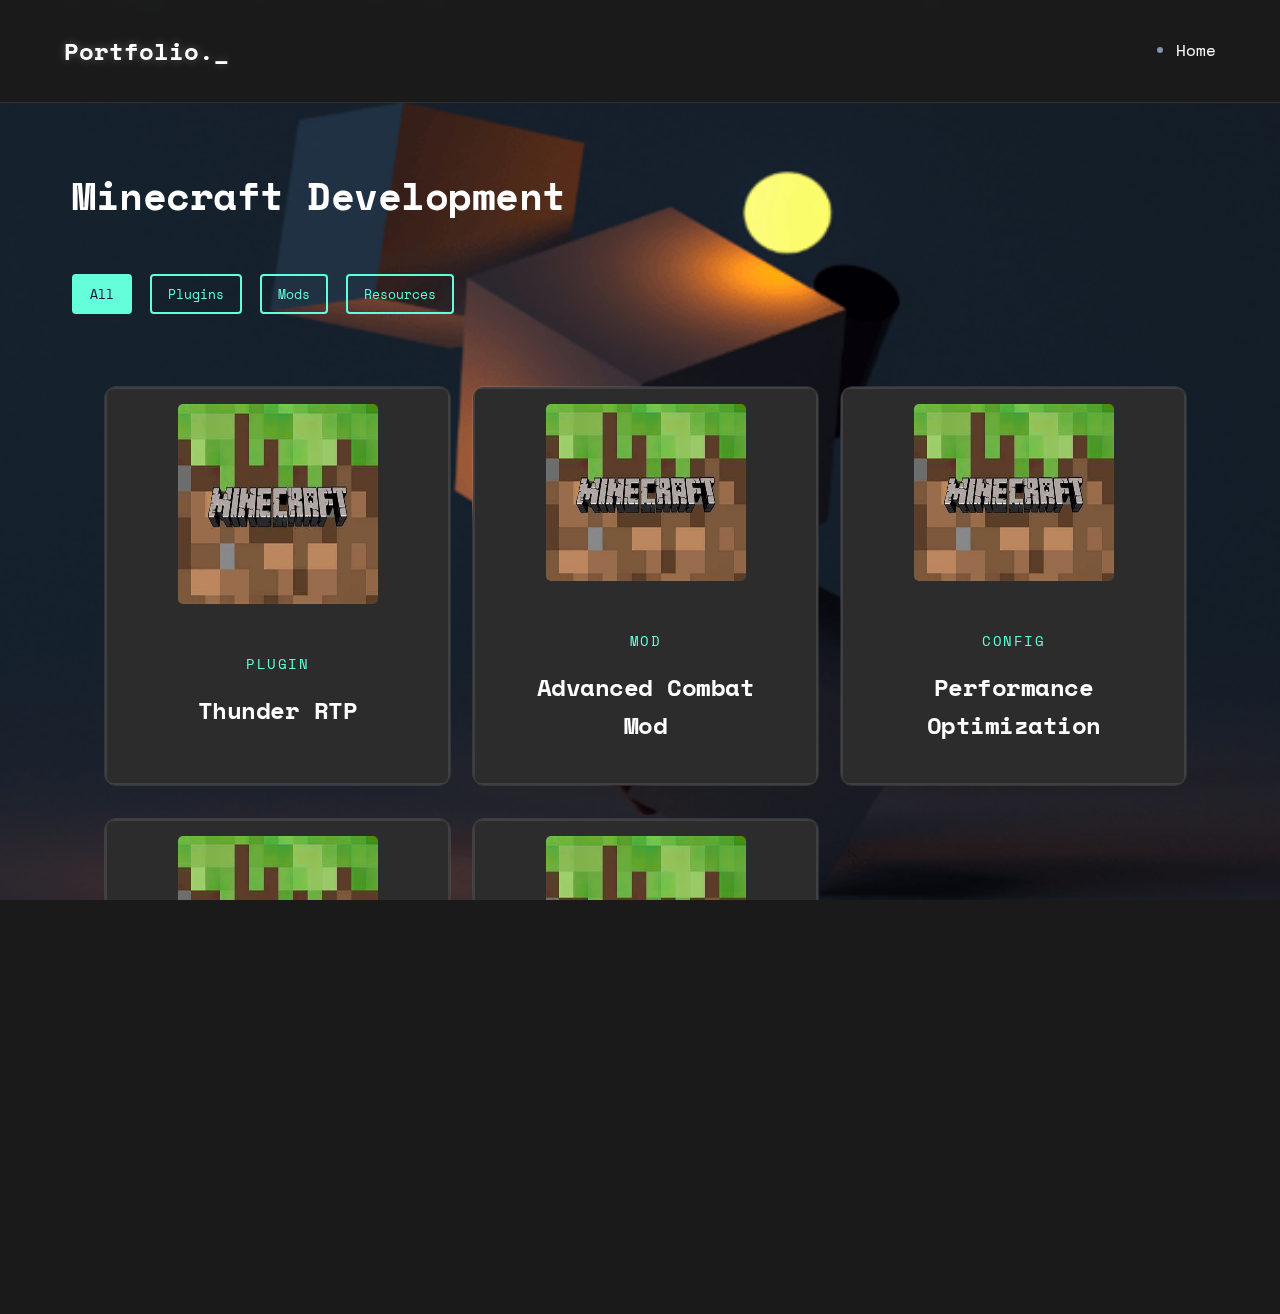
<file: Web/mine.html>
<!DOCTYPE html>
<html lang="en">

<head>
    <meta charset="UTF-8">
    <meta name="viewport" content="width=device-width, initial-scale=1.0">
    <title>Minecraft Development Projects</title>
    <link rel="stylesheet" href="help.css">
    <link rel="stylesheet" href="mine.css">
    <link
        href="https://fonts.googleapis.com/css2?family=Space+Mono:wght@400;700&family=Work+Sans:wght@400;600&display=swap"
        rel="stylesheet">
    <style>
        .project-card {
            transition: transform 0.3s ease-in-out;
        }

        .project-card:hover {
            transform: scale(1.05);
        }

        .card-inner {
            position: relative;
            width: 100%;
            height: 100%;
            text-align: center;
            transition: transform 0.8s;
            transform-style: preserve-3d;
        }

        .project-card.flipped .card-inner {
            transform: rotateY(180deg);
        }

        .card-front,
        .card-back {
            position: absolute;
            width: 100%;
            height: 100%;
            backface-visibility: hidden;
            background: #2c2c2c;
            border: 2px solid #404040;
            border-radius: 8px;
            padding: 15px;
        }

        .card-back {
            transform: rotateY(180deg);
        }

        .left-side {
            background: #f0f0f0;
            padding: 20px;
            border-radius: 10px;
            width: 45%;
            margin-right: 10px;
        }

        .right-side {
            background: #fff;
            padding: 20px;
            border-radius: 10px;
            width: 45%;
        }

        @media (min-width: 768px) {
            .popup-content {
                flex-direction: row;
                justify-content: space-between;
            }
        }
    </style>
</head>

<body class="minecraft-theme">
    <!-- Navigation -->
    <nav class="navbar">
        <div class="logo">Portfolio._</div>
        <ul class="nav-links">
            <li style="text-decoration: none;"><a href="../index.html">Home</a></li>
        </ul>
    </nav>

    <!-- Minecraft Projects Section -->
    <div class="particles-container">
        <div class="minecraft-particles"></div>
    </div>

    <section class="mc-projects">
        <div class="section-header">
            <h1 style="font-size: 39px; display: flex;">Minecraft Development</h1>
        </div>

        <!-- Filter Section -->
        <div class="filter-section">
            <button class="filter-btn active" data-filter="all">All</button>
            <button class="filter-btn" data-filter="plugin">Plugins</button>
            <button class="filter-btn" data-filter="mod">Mods</button>
            <button class="filter-btn" data-filter="resource">Resources</button>
        </div>

        <!-- Projects Grid -->
        <div class="projects-grid">
            <!-- Plugin Projects -->
            <div class="project-card" data-id="thunder-rtp" data-type="plugin">
                <div class="card-inner">
                    <div class="card-front">
                        <img src="images/Minecraft-logo.jpeg" alt="Plugin Project"
                            style="height: 200px; border-radius: 5px;">
                        <div class="card-content">
                            <div class="project-category">Plugin</div>
                            <h3>Thunder RTP</h3>
                        </div>
                    </div>
                    <div class="card-back">
                        <img style="height: 140px;" src="images/ThunderRTP.png" alt="Thunder RTP images">
                        <br>
                        <p>Thunder RTP is a cutting-edge Minecraft plugin designed for Spigot, paper servers, aimed at enhancing player engagement through a unique quarry system.</p>
                        <div class="project-link" onclick="showDetails('thunder-rtp')">View Details</div>
                    </div>
                </div>
            </div>

            <!-- Mod Projects -->
            <div class="project-card" data-id="advanced-rtp" data-type="mod">
                <div class="card-inner">
                    <div class="card-front">
                        <img src="images/Minecraft-logo.jpeg" alt="Mod Project"
                            style="height: 201px; border-radius: 5px;">
                        <div class="card-content">
                            <div class="project-category">Mod</div>
                            <h3>Advanced Combat Mod</h3>
                        </div>
                    </div>
                    <div class="card-back">
                        <p>Enhances combat mechanics with new weapons, abilities, and combat systems.</p>
                        <div class="project-link" onclick="showDetails('advanced-rtp')">View Details</div>
                    </div>
                </div>
            </div>

            <!-- Server Config Projects -->
            <div class="project-card" data-id="config-1" data-type="config">
                <div class="card-inner">
                    <div class="card-front">
                        <img src="images/Minecraft-logo.jpeg" alt="Server Config Project"
                            style="height: 201px; border-radius: 5px;">
                        <div class="card-content">
                            <div class="project-category">Config</div>
                            <h3>Performance Optimization</h3>
                        </div>
                    </div>
                    <div class="card-back">
                        <p>Server configuration templates for optimal performance and resource usage.</p>
                        <div class="project-link" onclick="showDetails('config-1')">View Details</div>
                    </div>
                </div>
            </div>

            <!-- Resource Pack Projects -->
            <div class="project-card" data-id="resource-1" data-type="resource">
                <div class="card-inner">
                    <div class="card-front">
                        <img src="images/Minecraft-logo.jpeg" alt="Resource Pack Project"
                            style="height: 201px; border-radius: 5px;">
                        <div class="card-content">
                            <div class="project-category">Resource Pack</div>
                            <h3>Medieval Fantasy Pack</h3>
                        </div>
                    </div>
                    <div class="card-back">
                        <p>A detailed medieval-themed resource pack featuring custom textures, models, and sounds.</p>
                        <div class="project-link" onclick="showDetails('resource-1')">View Details</div>
                    </div>
                </div>
            </div>
            <!-- This is 2 Resource-pack project card -->
            <div class="project-card" data-id="resource-2" data-type="resource">
                <div class="card-inner">
                    <div class="card-front">
                        <img src="images/Minecraft-logo.jpeg" alt="Resource Pack Project"
                            style="height: 201px; border-radius: 5px;">
                        <div class="card-content">
                            <div class="project-category">Resource Pack</div>
                            <h3>Modern UI Overhaul</h3>
                        </div>
                    </div>
                    <div class="card-back">
                        <p>A sleek, modern UI redesign pack that enhances the game's interface while maintaining vanilla feel.</p>
                        <div class="project-link" onclick="showDetails('resource-2')">View Details</div>
                    </div>
                </div>
            </div>
        </div>
    </section>

    <!-- Project Details Popup Structure -->
    <div id="project-details-popup" class="popup">
        <div class="popup-content">
            <button class="popup-close" onclick="closePopup()">&times;</button>
            <div class="popup-inner">
                <div class="popup-left">
                    <h2 class="popup-title"></h2>
                    <span class="project-type"></span>
                    <p class="project-description"></p>
                    <div class="features-section">
                        <h3>Key Features</h3>
                        <ul class="features-list"></ul>
                    </div>
                </div>
                <div class="popup-right">
                    <div class="project-image"></div>
                </div>
            </div>
        </div>
    </div>

    <script>
        function showDetails(id) {
            const selectedProject = document.querySelector(`[data-id="${id}"]`);
            const frontContent = selectedProject.querySelector('.card-front').innerHTML;
            const backContent = selectedProject.querySelector('.card-back').innerHTML;

            const popup = document.getElementById('project-details-popup');
            const popupLeft = popup.querySelector('.popup-left');
            const popupRight = popup.querySelector('.popup-right');

            if (popupLeft) popupLeft.innerHTML = `
                <h2 class="popup-title">${selectedProject.querySelector('.card-content h3').textContent}</h2>
                <span class="project-type">${selectedProject.querySelector('.project-category').textContent}</span>
                <p class="project-description">${selectedProject.querySelector('.project-description').textContent}</p>
                <div class="features-section">
                    <h3>Key Features</h3>
                    <ul class="features-list"></ul>
                </div>
            `;

            if (popupRight) popupRight.innerHTML = `
                <div class="project-image">${frontContent}</div>
            `;
            popup.style.display = 'block';
        }

        function closePopup() {
            document.getElementById('project-details-popup').style.display = 'none';
        }

        // Close popup when clicking outside
        document.getElementById('project-details-popup').addEventListener('click', function (e) {
            if (e.target === this) {
                closePopup();
            }
        });

        // Close popup with Escape key
        document.addEventListener('keydown', function (e) {
            if (e.key === 'Escape') {
                closePopup();
            }
        });
    </script>
    <script src="mine.js"></script>
</body>

</html>
</file>
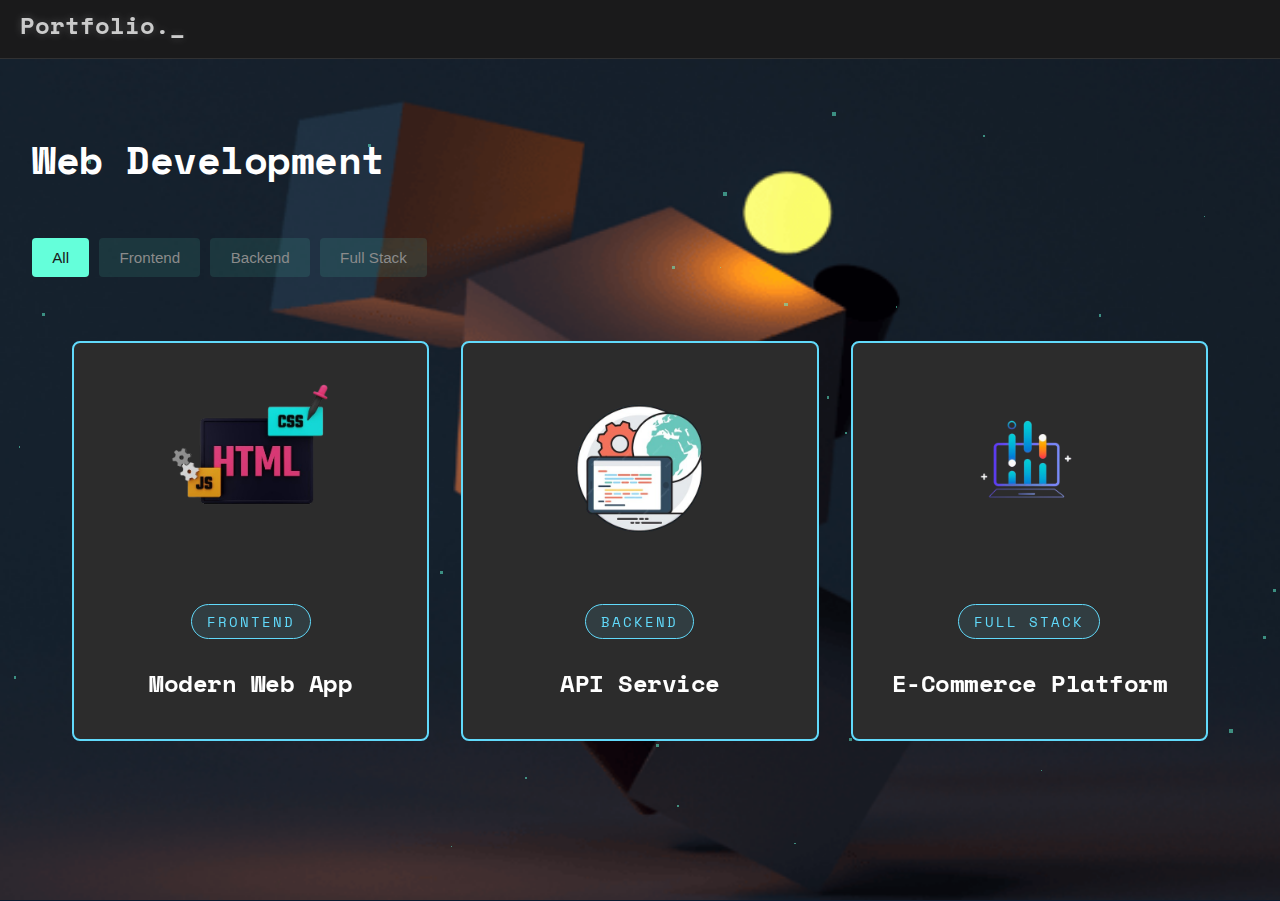
<file: Web/web.html>
<!DOCTYPE html>
<html lang="en">

<head>
    <meta charset="UTF-8">
    <meta name="viewport" content="width=device-width, initial-scale=1.0">
    <title>Web Development Projects</title>
    <link rel="stylesheet" href="help.css">
    <link rel="stylesheet" href="web.css">
    <link rel="stylesheet" href="../shared-nav.css">
    <link
        href="https://fonts.googleapis.com/css2?family=Space+Mono:wght@400;700&family=Work+Sans:wght@400;600&display=swap"
        rel="stylesheet">
    <link rel="stylesheet" href="https://cdnjs.cloudflare.com/ajax/libs/font-awesome/6.0.0/css/all.min.css">
    <!-- GSAP Animation Library -->
    <script src="https://cdnjs.cloudflare.com/ajax/libs/gsap/3.12.4/gsap.min.js"></script>
    <style>
        .project-card {
            transition: transform 0.3s ease-in-out;
            perspective: 1000px;
        }

        .project-card:hover {
            transform: scale(1.02);
        }

        .card-inner {
            position: relative;
            width: 100%;
            height: 100%;
            text-align: center;
            transition: transform 0.8s;
            transform-style: preserve-3d;
        }

        .project-card:hover .card-inner {
            transform: rotateY(180deg);
        }

        .card-front,
        .card-back {
            position: absolute;
            width: 100%;
            height: 100%;
            backface-visibility: hidden;
            background: #2c2c2c;
            border: 2px solid #61dafb;
            border-radius: 8px;
            padding: 15px;
        }

        .card-back {
            transform: rotateY(180deg);
            display: flex;
            flex-direction: column;
            justify-content: center;
            align-items: center;
            background: #2c2c2c;
            color: #ffffff;
        }

        .card-back p {
            margin: 15px 0;
            color: #b9bbbe;
            line-height: 1.6;
        }

        .project-category {
            display: inline-block;
            padding: 0.4rem 0.8rem;
            background: rgba(97, 218, 251, 0.1);
            border: 1px solid #61dafb;
            border-radius: 4px;
            color: #61dafb;
            font-size: 0.9rem;
            margin-bottom: 1rem;
        }
    </style>
</head>

<body class="web-theme">
    <!-- Navigation -->
    <nav class="navbar">
        <div class="logo">Portfolio._</div>
        <ul class="nav-links">
            <li><a href="../index.html">Home</a></li>
        </ul>
        <div class="menu-icon" onclick="toggleMenu()">
            <div class="bar"></div>
            <div class="bar"></div>
            <div class="bar"></div>
        </div>
    </nav>


    <!-- Web Projects Section -->
    <div class="particles-container">
        <div class="web-particles"></div>
    </div>

    <section class="web-projects">
        <div class="section-header">
            <h1 style="font-size: 39px;">Web Development</h1>
        </div>

        <!-- Filter Section -->
        <div class="filter-section">
            <button class="filter-btn active" data-filter="all">All</button>
            <button class="filter-btn" data-filter="frontend">Frontend</button>
            <button class="filter-btn" data-filter="backend">Backend</button>
            <button class="filter-btn" data-filter="fullstack">Full Stack</button>
        </div>

        <!-- Projects Grid -->
        <div class="projects-grid">
            <!-- Frontend Projects -->
            <div class="project-card" data-type="frontend">
                <div class="card-inner">
                    <div class="card-front">
                        <img src="images/html.png" alt="Frontend Project"
                            style="height: 201px; border-radius: 5px;">
                        <div class="card-content">
                            <div class="project-category">Frontend</div>
                            <h3>Modern Web App</h3>
                        </div>
                    </div>
                    <div class="card-back">
                        <img style="height: 140px;" src="images/html.png" alt="Frontend Project">
                        <br>
                        <p>A responsive web application built with React and modern CSS, featuring dynamic user
                            interfaces and smooth animations.</p>
                    </div>
                </div>
            </div>

            <!-- Backend Projects -->
            <div class="project-card" data-type="backend">
                <div class="card-inner">
                    <div class="card-front">
                        <img src="images/back.png" alt="Backend Project"
                            style="height: 201px; border-radius: 5px;">
                        <div class="card-content">
                            <div class="project-category">Backend</div>
                            <h3>API Service</h3>
                        </div>
                    </div>
                    <div class="card-back">
                        <img style="height: 140px;" src="images/back.png" alt="Backend Project">
                        <br>
                        <p>RESTful API service built with Node.js and Express, featuring authentication, data
                            validation, and caching.</p>
                    </div>
                </div>
            </div>

            <!-- Full Stack Projects -->
            <div class="project-card" data-type="fullstack">
                <div class="card-inner">
                    <div class="card-front">
                        <img src="images/full.png" alt="Full Stack Project"
                            style="height: 201px; border-radius: 5px;">
                        <div class="card-content">
                            <div class="project-category">Full Stack</div>
                            <h3>E-Commerce Platform</h3>
                        </div>
                    </div>
                    <div class="card-back">
                        <img style="height: 140px;" src="images/full.png" alt="Full Stack Project">
                        <br>
                        <p>Complete e-commerce solution with React frontend, Node.js backend, and MongoDB database.</p>
                    </div>
                </div>
            </div>
        </div>
    </section>
</body>
<script src="web.js"></script>

</html>
</file>
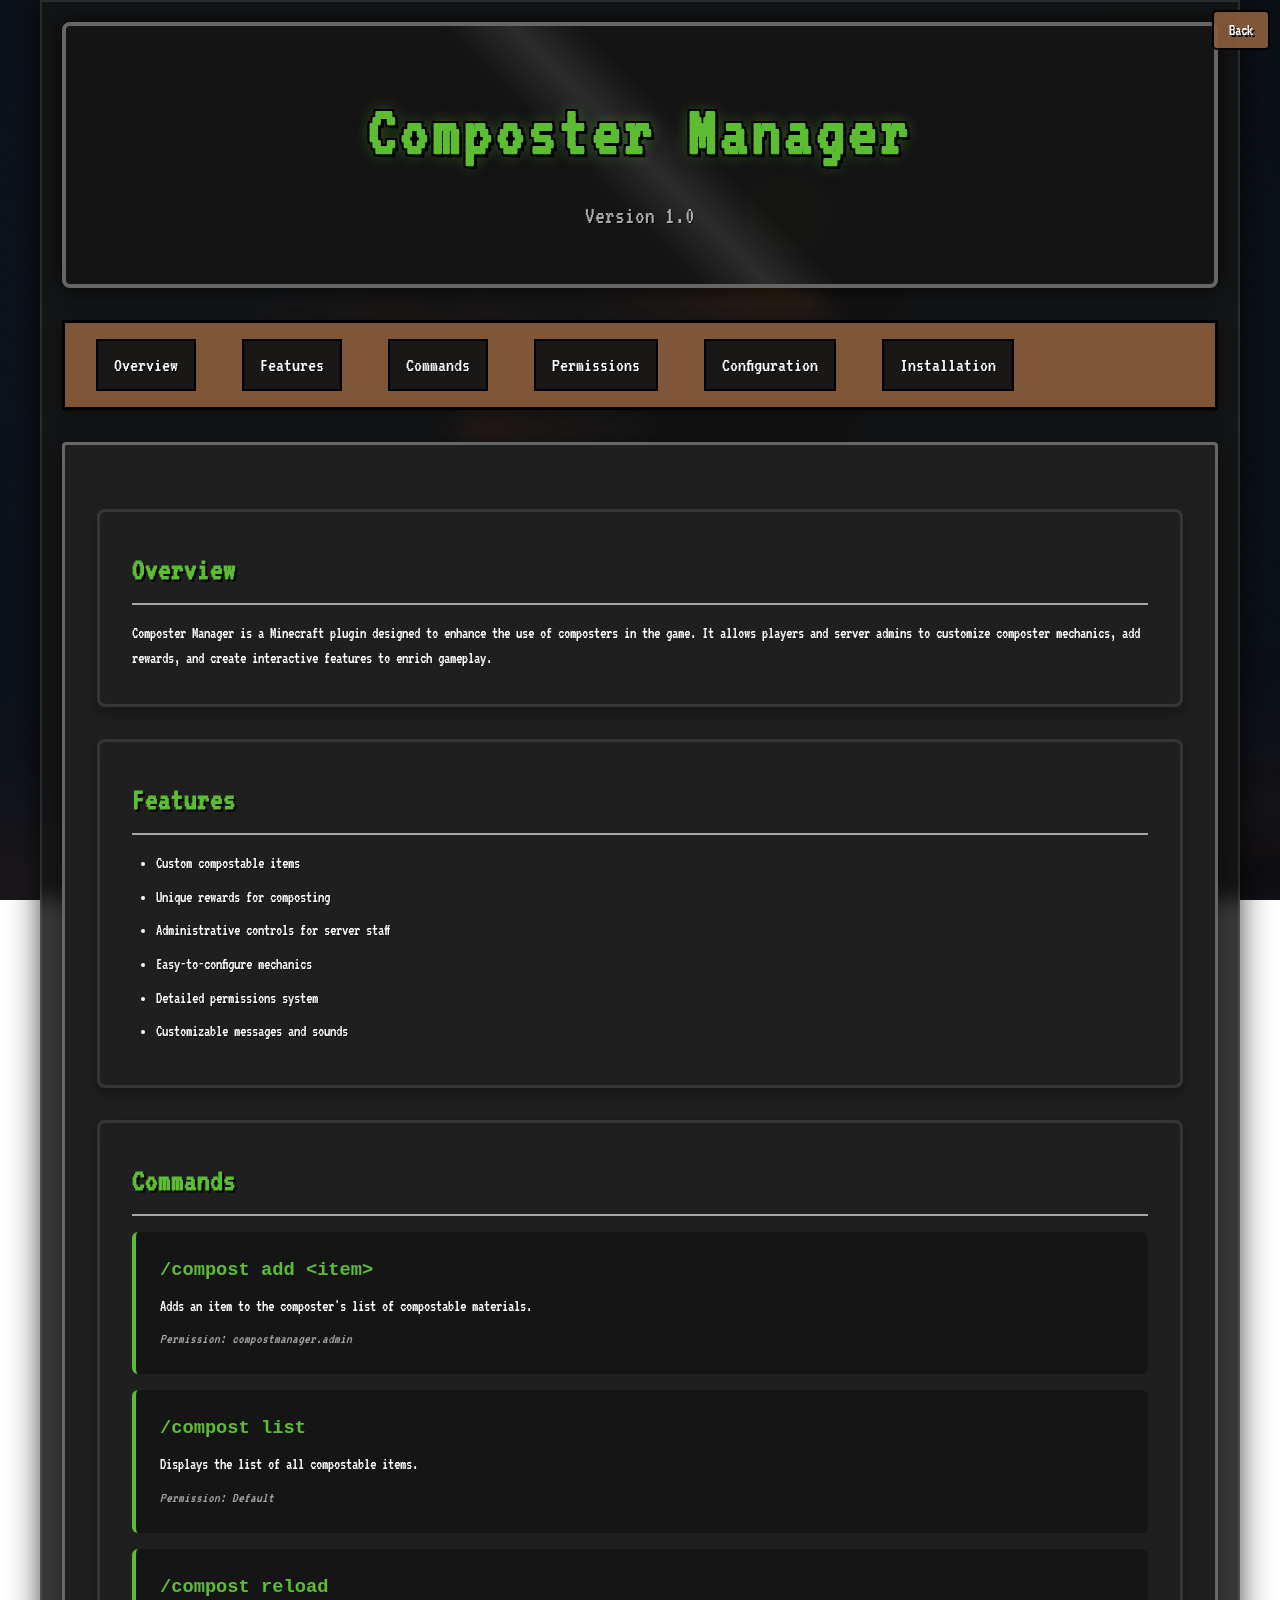
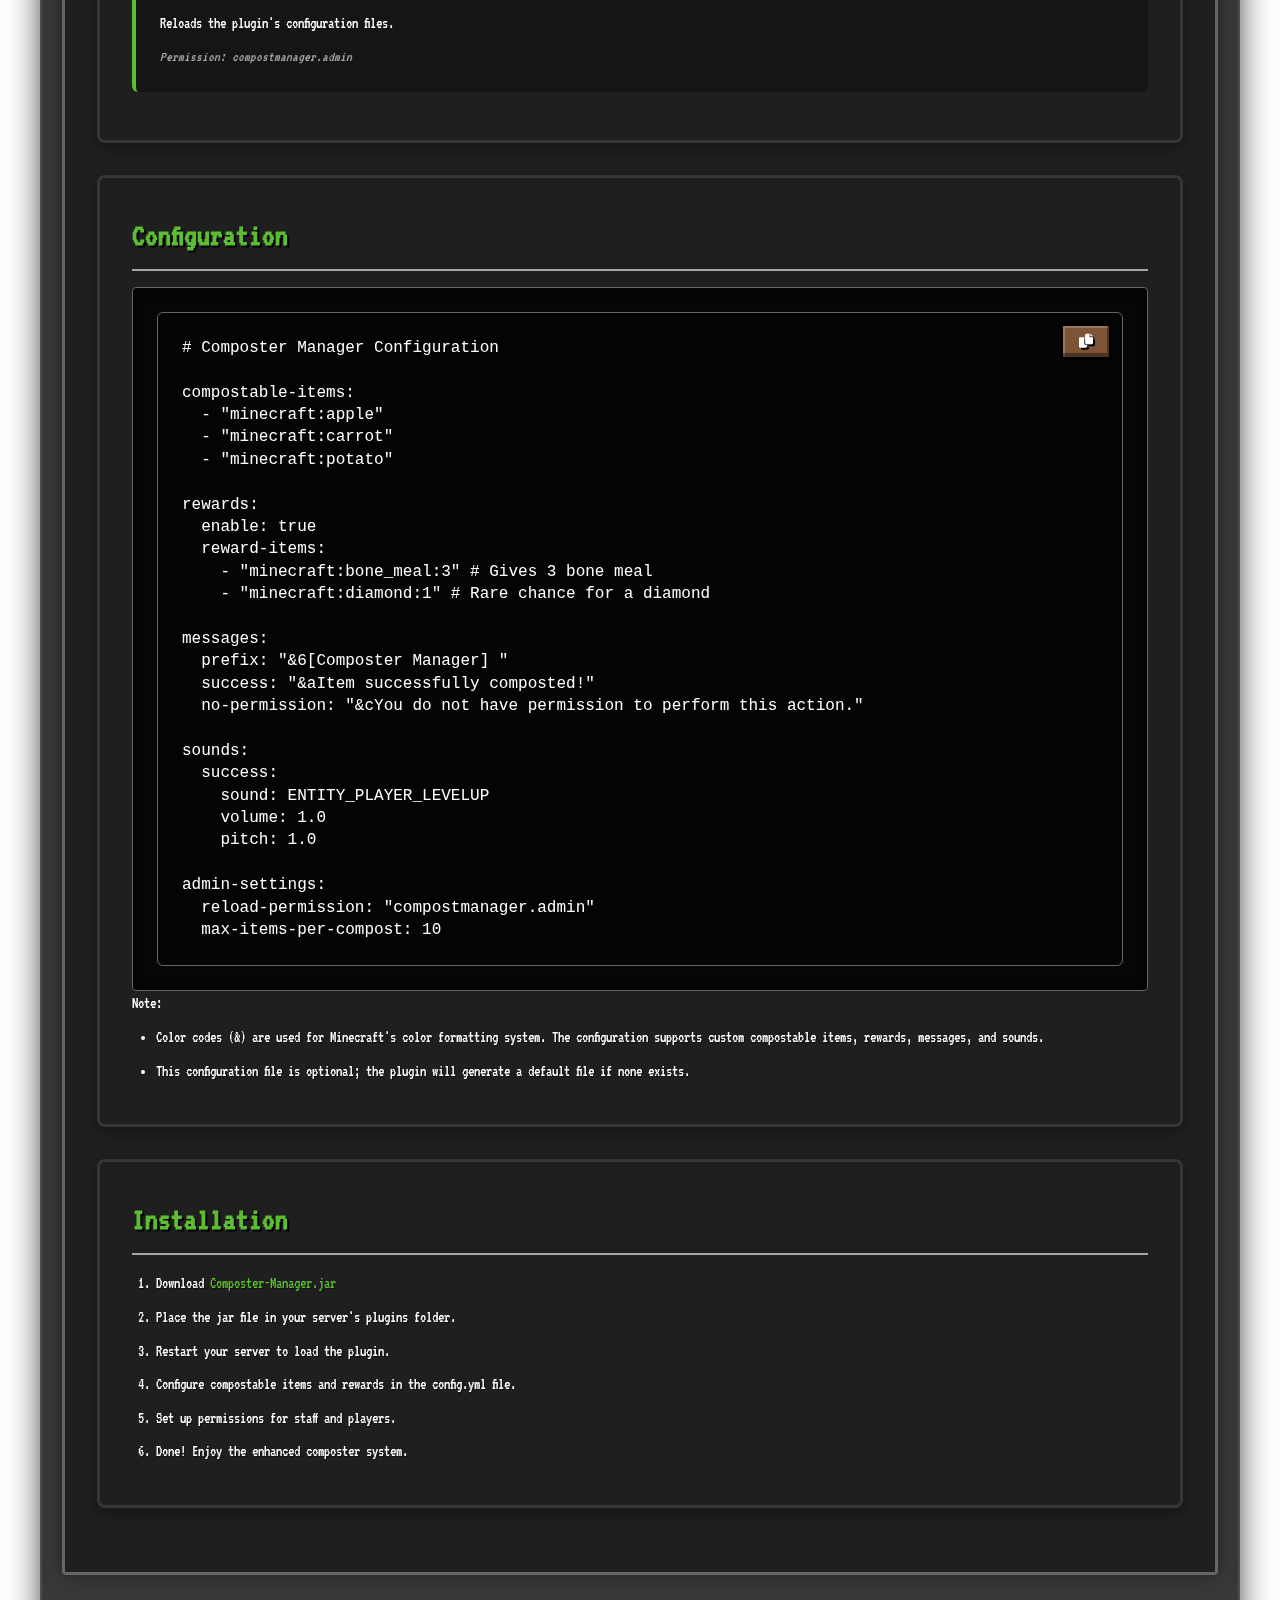
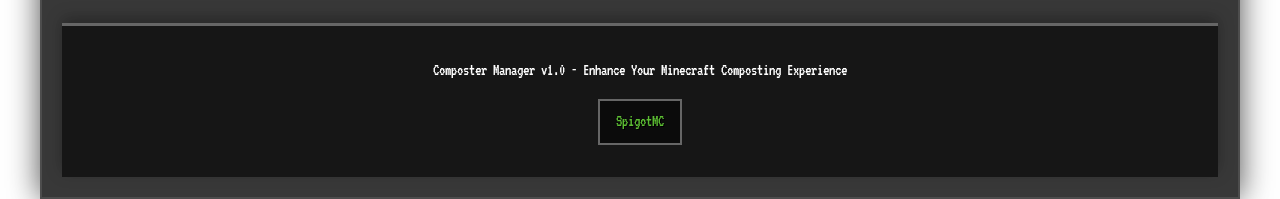
<file: minecraft/doc/plugin/Compost manager/compost.html>
<!DOCTYPE html>
<html lang="en">

<head>
    <meta charset="UTF-8">
    <meta name="viewport" content="width=device-width, initial-scale=1.0">
    <title>Composter Manager - Minecraft Plugin</title>
    <link rel="stylesheet" href="compost.css">
    <link href="https://fonts.googleapis.com/css2?family=VT323&display=swap" rel="stylesheet">
</head>

<body>
    
    <button class="back-button" onclick="goBack()">Back</button>
    <div class="minecraft-container">
        <header class="plugin-header">
            <h1>Composter Manager</h1>
            <p class="version">Version 1.0</p>
        </header>
        
        <nav class="navbar plugin-nav">

            <div class="menu-icon" onclick="toggleMenu()">
                <div class="bar"></div>
                <div class="bar"></div>
                <div class="bar"></div>
            </div>

            <ul class="nav-links">
                <li><a href="#overview">Overview</a></li>
                <li><a href="#features">Features</a></li>
                <li><a href="#commands">Commands</a></li>
                <li><a href="#permissions">Permissions</a></li>
                <li><a href="#configuration">Configuration</a></li>
                <li><a href="#installation">Installation</a></li> 
            </ul>
        </nav>

        <main class="plugin-content">
            <section id="overview">
                <h2>Overview</h2>
                <p>Composter Manager is a Minecraft plugin designed to enhance the use of composters in the game. It allows players and server admins to customize composter mechanics, add rewards, and create interactive features to enrich gameplay.</p>
            </section>

            <section id="features">
                <h2>Features</h2>
                <ul>
                    <li>Custom compostable items</li>
                    <li>Unique rewards for composting</li>
                    <li>Administrative controls for server staff</li>
                    <li>Easy-to-configure mechanics</li>
                    <li>Detailed permissions system</li>
                    <li>Customizable messages and sounds</li>
                </ul>
            </section>

            <section id="commands">
                <h2>Commands</h2>
                <div class="command-block">
                    <h3>/compost add &lt;item&gt;</h3>
                    <p>Adds an item to the composter's list of compostable materials.</p>
                    <p class="permission">Permission: compostmanager.admin</p>
                </div>
                <div class="command-block">
                    <h3>/compost list</h3>
                    <p>Displays the list of all compostable items.</p>
                    <p class="permission">Permission: Default</p>
                </div>
                <div class="command-block">
                    <h3>/compost reload</h3>
                    <p>Reloads the plugin's configuration files.</p>
                    <p class="permission">Permission: compostmanager.admin</p>
                </div>
            </section>

            <section id="configuration">
                <h2>Configuration</h2>
                <div class="config-example">
                    <pre><code># Composter Manager Configuration

compostable-items:
  - "minecraft:apple"
  - "minecraft:carrot"
  - "minecraft:potato"

rewards:
  enable: true
  reward-items:
    - "minecraft:bone_meal:3" # Gives 3 bone meal
    - "minecraft:diamond:1" # Rare chance for a diamond

messages:
  prefix: "&6[Composter Manager] "
  success: "&aItem successfully composted!"
  no-permission: "&cYou do not have permission to perform this action."

sounds:
  success:
    sound: ENTITY_PLAYER_LEVELUP
    volume: 1.0
    pitch: 1.0

admin-settings:
  reload-permission: "compostmanager.admin"
  max-items-per-compost: 10
</code></pre>
                </div>
                <p class="config-note">Note:
                <ul>
                    <li>Color codes (&) are used for Minecraft's color formatting system. The configuration supports custom compostable items, rewards, messages, and sounds.</li>
                    <li>This configuration file is optional; the plugin will generate a default file if none exists.</li>
                </ul>
                </p>
            </section>

            <section id="installation">
                <h2>Installation</h2>
                <ol>
                    <li>Download <a href="https://www.spigotmc.org/resources/composter-manager" target="_blank" style="text-decoration: none; color: #5cbd33;">Composter-Manager.jar</a></li>
                    <li>Place the jar file in your server's plugins folder.</li>
                    <li>Restart your server to load the plugin.</li>
                    <li>Configure compostable items and rewards in the config.yml file.</li>
                    <li>Set up permissions for staff and players.</li>
                    <li>Done! Enjoy the enhanced composter system.</li>
                </ol>
            </section>
        </main>

        <footer class="plugin-footer">
            <p>Composter Manager v1.0 - Enhance Your Minecraft Composting Experience</p>
            <div class="footer-links">
                <a href="#" target="_blank">
                    <span>SpigotMC</span></a>
            </div>
        </footer>
    </div>
    <script>
        function toggleMenu() {
            const navLinks = document.querySelector('.nav-links');
            const menuIcon = document.querySelector('.menu-icon');

            if (navLinks.classList.contains('active')) {
                navLinks.classList.remove('active');
                menuIcon.classList.remove('active');
            } else {
                navLinks.classList.add('active');
                menuIcon.classList.add('active');

            }
        }

        // Close the menu when a link is clicked
        document.querySelectorAll('.nav-links a').forEach(link => {
            link.addEventListener('click', () => {
                const navLinks = document.querySelector('.nav-links');
                const menuIcon = document.querySelector('.menu-icon');

                navLinks.classList.remove('active');
                menuIcon.classList.remove('active');
            });
        });
    </script>
    <script src="compost.js"></script>
    <link rel="stylesheet" href="https://cdnjs.cloudflare.com/ajax/libs/font-awesome/6.0.0-beta3/css/all.min.css">
</body>

</html>
</file>
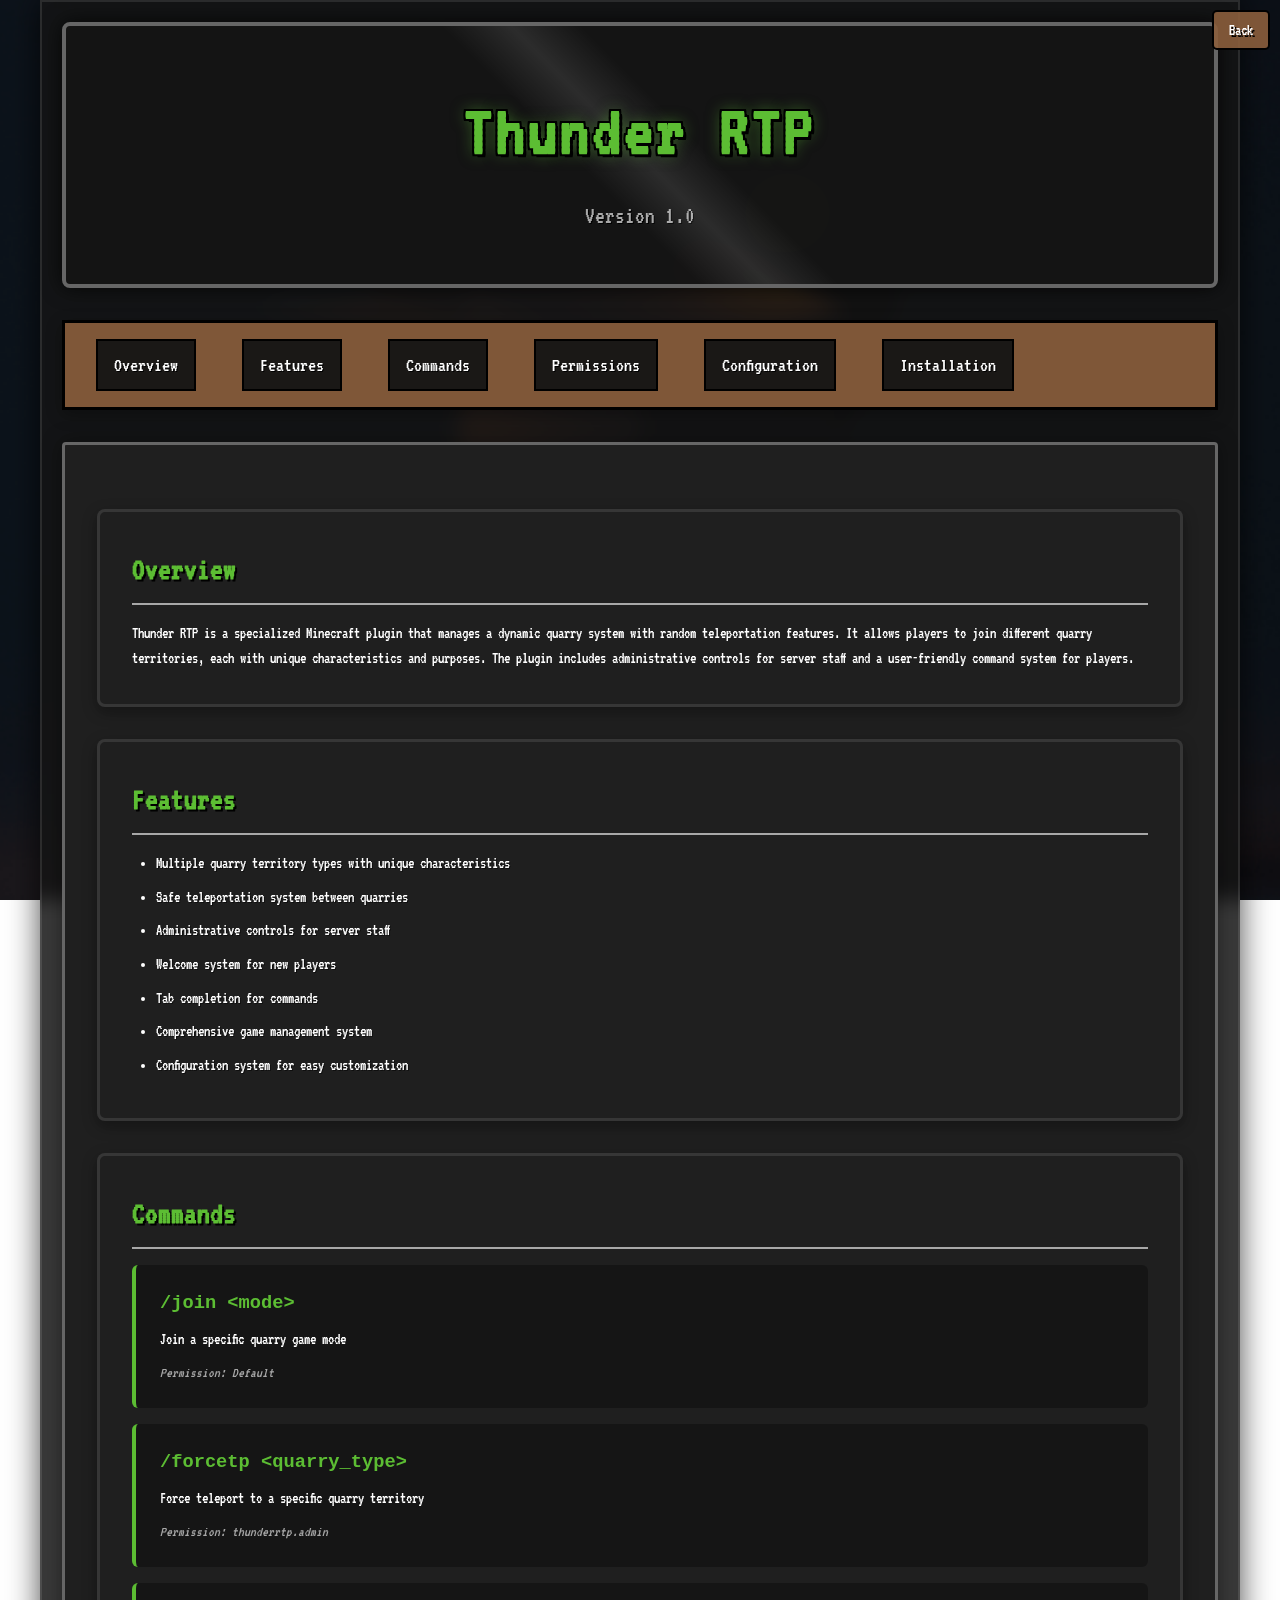
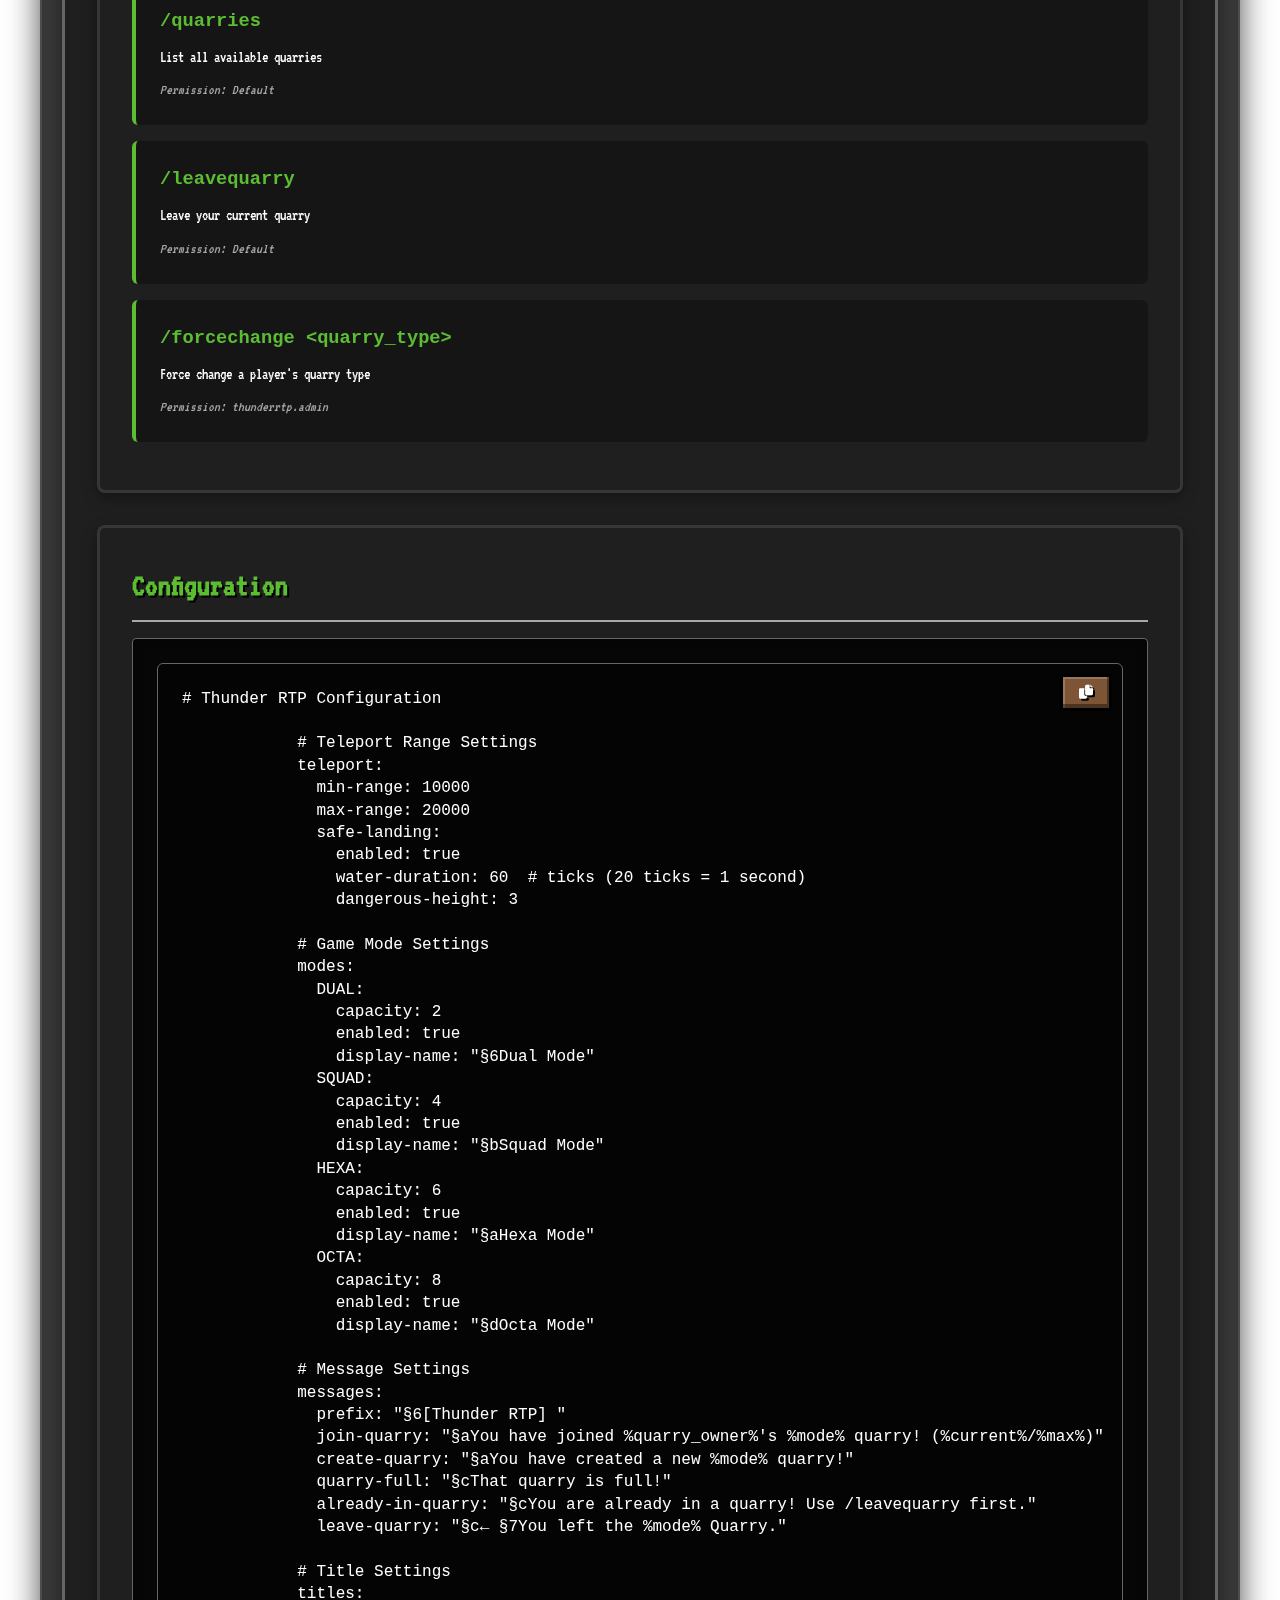
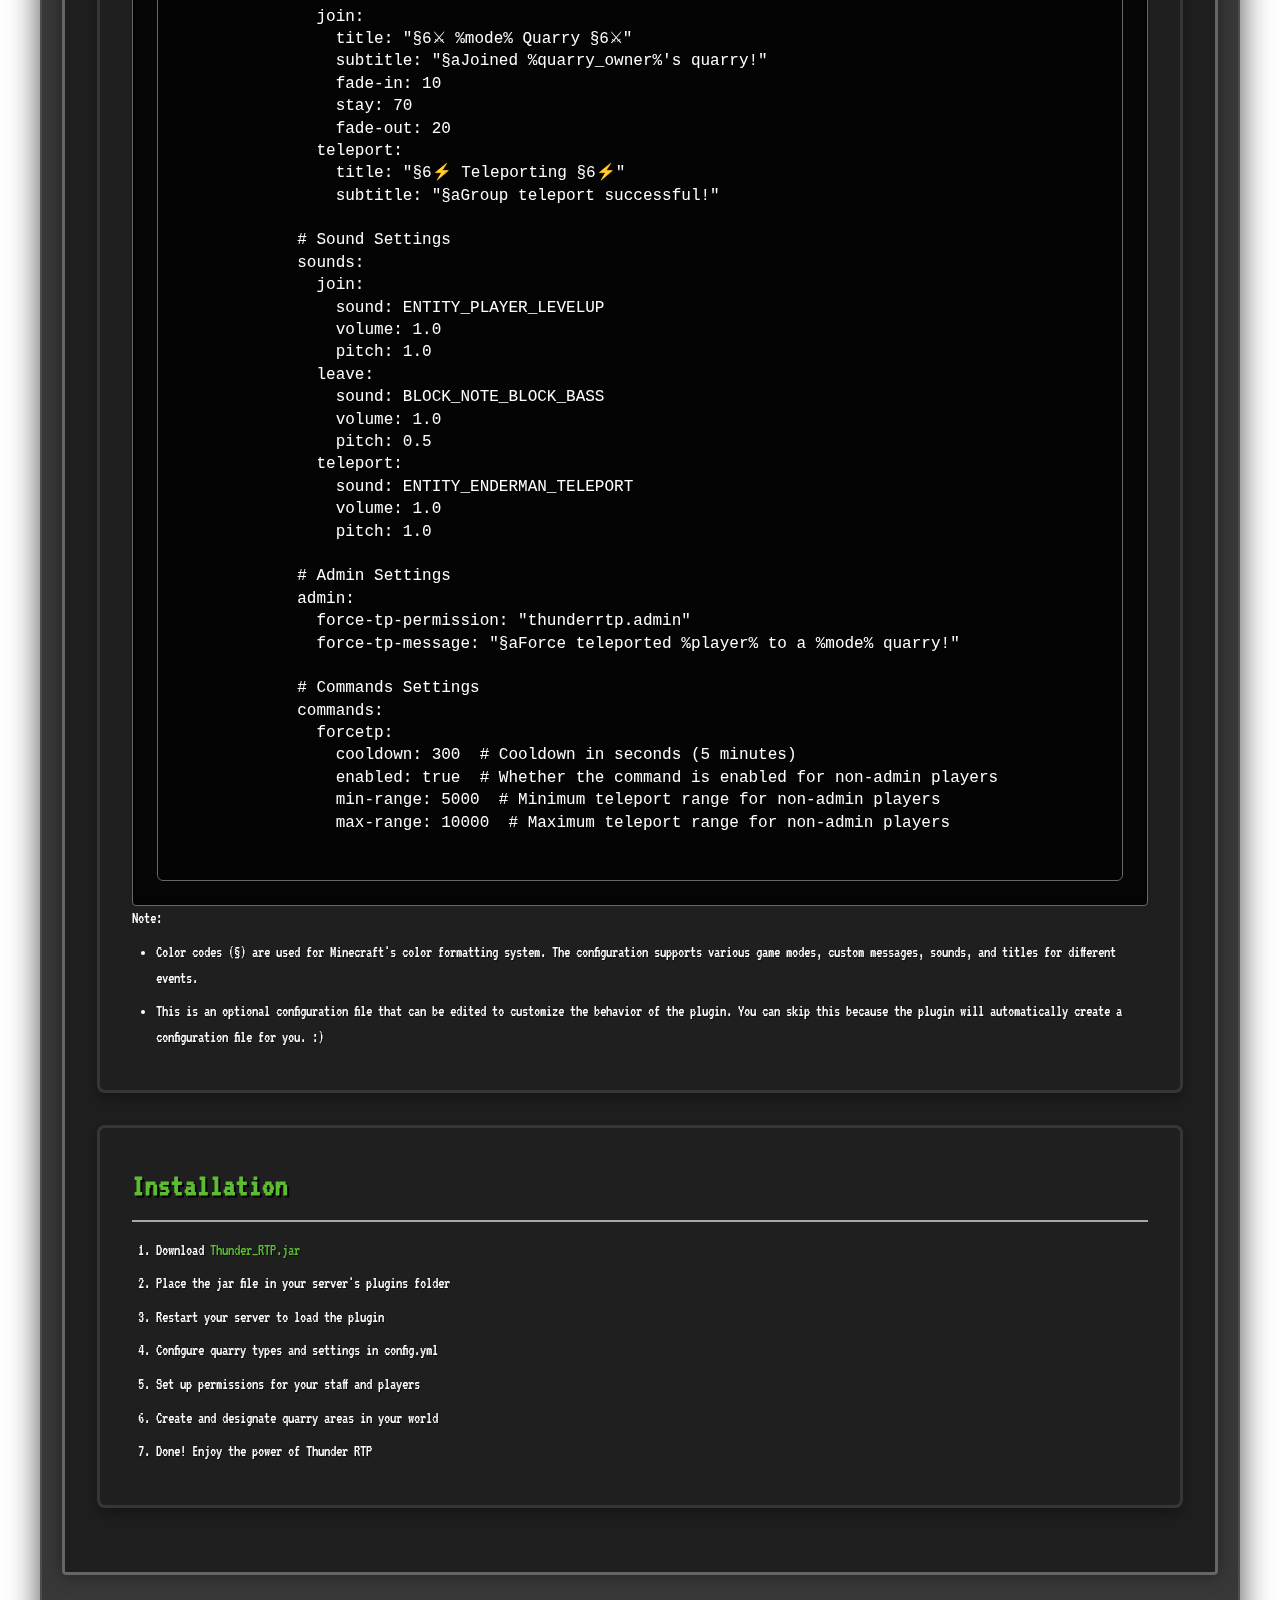
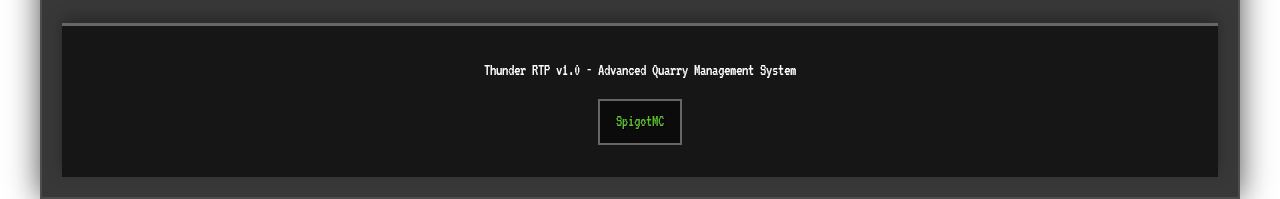
<file: minecraft/doc/plugin/Thunder RTP/Thunder-rtp.html>
<!DOCTYPE html>
<html lang="en">

<head>
    <meta charset="UTF-8">
    <meta name="viewport" content="width=device-width, initial-scale=1.0">
    <title>Thunder RTP - Minecraft Quarry System Plugin</title>
    <link rel="stylesheet" href="thunder-rtp.css">
    <link href="https://fonts.googleapis.com/css2?family=VT323&display=swap" rel="stylesheet">
</head>

<body>
    <button class="back-button" onclick="goBack()">Back</button>
    <div class="minecraft-container">
        <header class="plugin-header">
            <h1>Thunder RTP</h1>
            <p class="version">Version 1.0</p>
        </header>
        <nav class="navbar plugin-nav">

            <div class="menu-icon" onclick="toggleMenu()">
                <div class="bar"></div>
                <div class="bar"></div>
                <div class="bar"></div>
            </div>
            <ul class="nav-links">
                <li><a href="#overview">Overview</a></li>
                <li><a href="#features">Features</a></li>
                <li><a href="#commands">Commands</a></li>
                <li><a href="#permissions">Permissions</a></li>
                <li><a href="#configuration">Configuration</a></li>
                <li><a href="#installation">Installation</a></li> 
            </ul>
        </nav>

        <main class="plugin-content">
            <section id="overview">
                <h2>Overview</h2>
                <p>Thunder RTP is a specialized Minecraft plugin that manages a dynamic quarry system with random
                    teleportation features. It allows players to join different quarry territories, each with unique
                    characteristics and purposes. The plugin includes administrative controls for server staff and a
                    user-friendly command system for players.</p>
            </section>

            <section id="features">
                <h2>Features</h2>
                <ul>
                    <li>Multiple quarry territory types with unique characteristics</li>
                    <li>Safe teleportation system between quarries</li>
                    <li>Administrative controls for server staff</li>
                    <li>Welcome system for new players</li>
                    <li>Tab completion for commands</li>
                    <li>Comprehensive game management system</li>
                    <li>Configuration system for easy customization</li>
                </ul>
            </section>

            <section id="commands">
                <h2>Commands</h2>
                <div class="command-block">
                    <h3>/join &lt;mode&gt;</h3>
                    <p>Join a specific quarry game mode</p>
                    <p class="permission">Permission: Default</p>
                </div>
                <div class="command-block">
                    <h3>/forcetp &lt;quarry_type&gt;</h3>
                    <p>Force teleport to a specific quarry territory</p>
                    <p class="permission">Permission: thunderrtp.admin</p>
                </div>
                <div class="command-block">
                    <h3>/quarries</h3>
                    <p>List all available quarries</p>
                    <p class="permission">Permission: Default</p>
                </div>
                <div class="command-block">
                    <h3>/leavequarry</h3>
                    <p>Leave your current quarry</p>
                    <p class="permission">Permission: Default</p>
                </div>
                <div class="command-block">
                    <h3>/forcechange &lt;quarry_type&gt;</h3>
                    <p>Force change a player's quarry type</p>
                    <p class="permission">Permission: thunderrtp.admin</p>
                </div>
            </section>

            <section id="configuration">
                <h2>Configuration</h2>
                <div class="config-example">
                    <pre><code># Thunder RTP Configuration
            
            # Teleport Range Settings
            teleport:
              min-range: 10000
              max-range: 20000
              safe-landing:
                enabled: true
                water-duration: 60  # ticks (20 ticks = 1 second)
                dangerous-height: 3
            
            # Game Mode Settings
            modes:
              DUAL:
                capacity: 2
                enabled: true
                display-name: "§6Dual Mode"
              SQUAD:
                capacity: 4
                enabled: true
                display-name: "§bSquad Mode"
              HEXA:
                capacity: 6
                enabled: true
                display-name: "§aHexa Mode"
              OCTA:
                capacity: 8
                enabled: true
                display-name: "§dOcta Mode"
            
            # Message Settings
            messages:
              prefix: "§6[Thunder RTP] "
              join-quarry: "§aYou have joined %quarry_owner%'s %mode% quarry! (%current%/%max%)"
              create-quarry: "§aYou have created a new %mode% quarry!"
              quarry-full: "§cThat quarry is full!"
              already-in-quarry: "§cYou are already in a quarry! Use /leavequarry first."
              leave-quarry: "§c← §7You left the %mode% Quarry."
            
            # Title Settings
            titles:
              join:
                title: "§6⚔ %mode% Quarry §6⚔"
                subtitle: "§aJoined %quarry_owner%'s quarry!"
                fade-in: 10
                stay: 70
                fade-out: 20
              teleport:
                title: "§6⚡ Teleporting §6⚡"
                subtitle: "§aGroup teleport successful!"
            
            # Sound Settings
            sounds:
              join:
                sound: ENTITY_PLAYER_LEVELUP
                volume: 1.0
                pitch: 1.0
              leave:
                sound: BLOCK_NOTE_BLOCK_BASS
                volume: 1.0
                pitch: 0.5
              teleport:
                sound: ENTITY_ENDERMAN_TELEPORT
                volume: 1.0
                pitch: 1.0
            
            # Admin Settings
            admin:
              force-tp-permission: "thunderrtp.admin"
              force-tp-message: "§aForce teleported %player% to a %mode% quarry!"
            
            # Commands Settings
            commands:
              forcetp:
                cooldown: 300  # Cooldown in seconds (5 minutes)
                enabled: true  # Whether the command is enabled for non-admin players
                min-range: 5000  # Minimum teleport range for non-admin players
                max-range: 10000  # Maximum teleport range for non-admin players
            </code></pre>
                </div>
                <p class="config-note">Note:
                <ul>
                    <li>Color codes (§) are used for Minecraft's color formatting system. The configuration supports
                        various game modes, custom messages, sounds, and titles for different events.
                    </li>
                    <li class="config-note">This is an optional configuration file that can be edited to customize the
                        behavior of the plugin. You can skip this because the plugin will automatically create a
                        configuration file for you. :)
                    </li>
                </ul>
                </p>
            </section>



            <section id="installation">
                <h2>Installation</h2>
                <ol>
                    <li>Download <a href="https://www.spigotmc.org/resources/thunder_rtp-0-1.121225/" target="_blank"
                            style="text-decoration: none; color: #5cbd33;">Thunder_RTP.jar</a></li>
                    <li>Place the jar file in your server's plugins folder</li>
                    <li>Restart your server to load the plugin</li>
                    <li>Configure quarry types and settings in config.yml</li>
                    <li>Set up permissions for your staff and players</li>
                    <li>Create and designate quarry areas in your world</li>
                    <li>Done! Enjoy the power of Thunder RTP</li>
                </ol>
            </section>
        </main>

        <footer class="plugin-footer">
            <p>Thunder RTP v1.0 - Advanced Quarry Management System</p>
            <div class="footer-links">
                <a href="https://www.spigotmc.org/resources/thunder_rtp-0-1.121225/" target="_blank">
                    <span>SpigotMC</span></a>
            </div>
        </footer>
    </div>
    <script>
        function toggleMenu() {
            const navLinks = document.querySelector('.nav-links');
            const menuIcon = document.querySelector('.menu-icon');

            if (navLinks.classList.contains('active')) {
                navLinks.classList.remove('active');
                menuIcon.classList.remove('active');
            } else {
                navLinks.classList.add('active');
                menuIcon.classList.add('active');
            }
        }

        // Close the menu when a link is clicked
        document.querySelectorAll('.nav-links a').forEach(link => {
            link.addEventListener('click', () => {
                const navLinks = document.querySelector('.nav-links');
                const menuIcon = document.querySelector('.menu-icon');

                navLinks.classList.remove('active');
                menuIcon.classList.remove('active');
            });
        });
    </script>
    <script src="thunderrtp.js"></script>
    <link rel="stylesheet" href="https://cdnjs.cloudflare.com/ajax/libs/font-awesome/6.0.0-beta3/css/all.min.css">
</body>
</html>
</file>
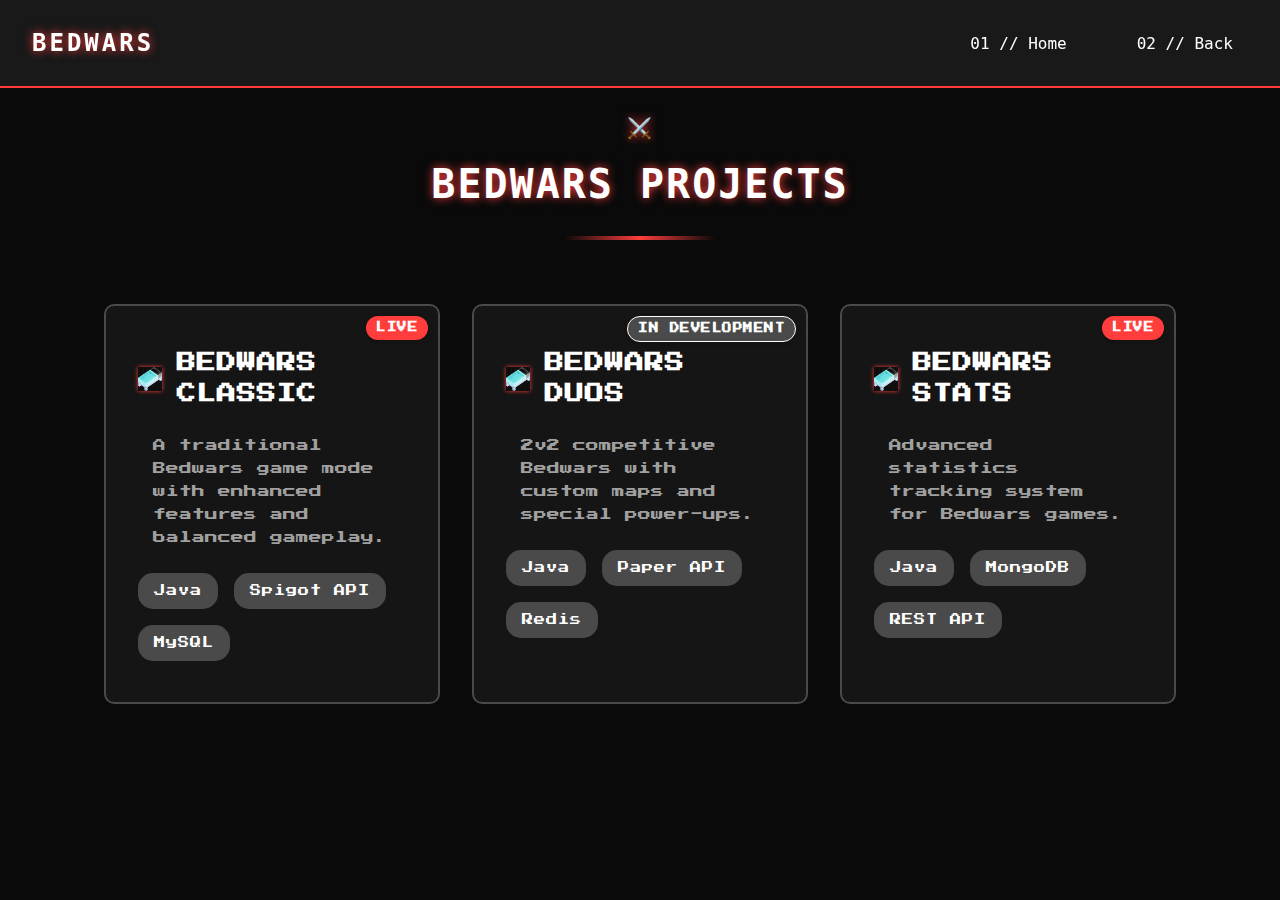
<file: minecraft/doc/server-setup/Bedwars/bedwars-projects.html>
<!DOCTYPE html>
<html lang="en">
<head>
    <meta charset="UTF-8">
    <meta name="viewport" content="width=device-width, initial-scale=1.0">
    <title>Bedwars Projects</title>
    <link rel="stylesheet" href="../../../help.css">
    <link rel="stylesheet" href="../help1.css">
    <link rel="stylesheet" href="../../../mine.css">
    <link rel="stylesheet" href="../../../../shared-nav.css">
    <link href="https://fonts.googleapis.com/css2?family=Press+Start+2P&display=swap" rel="stylesheet">
    <style>
        /* Modern Bedwars Theme Styles */
        :root {
            --primary-color: #ff3d3d;
            --secondary-color: #4a4a4a;
            --accent-color: #ffffff;
            --background-color: #0a0a0a;
            --card-background: #151515;
            --hover-color: #ff5555;
        }

        body {
            background-color: var(--background-color);
            background-image: 
                linear-gradient(45deg, #111 25%, transparent 25%),
                linear-gradient(-45deg, #111 25%, transparent 25%),
                linear-gradient(45deg, transparent 75%, #111 75%),
                linear-gradient(-45deg, transparent 75%, #111 75%);
            background-size: 20px 20px;
            background-position: 0 0, 0 10px, 10px -10px, -10px 0px;
            color: var(--accent-color);
            font-family: 'Press Start 2P', cursive;
            margin: 0;
            padding: 0;
            min-height: 100vh;
            position: relative;
        }

        .bedwars-container {
            padding: 2rem;
            max-width: 1200px;
            margin: 0 auto;
            position: relative;
        }

        .page-title {
            text-align: center;
            color: var(--accent-color);
            margin: 2rem 0;
            font-size: 2.5em;
            letter-spacing: 2px;
            position: relative;
            text-transform: uppercase;
            text-shadow: 0 0 10px var(--primary-color);
        }

        .page-title::before {
            content: '⚔️';
            position: absolute;
            left: 50%;
            transform: translateX(-50%);
            top: -40px;
            font-size: 0.5em;
        }

        .page-title::after {
            content: '';
            display: block;
            width: 150px;
            height: 4px;
            background: linear-gradient(90deg, transparent, var(--primary-color), transparent);
            margin: 20px auto;
        }

        .projects-grid {
            display: grid;
            grid-template-columns: repeat(auto-fit, minmax(300px, 1fr));
            gap: 2rem;
            padding: 2rem;
            place-items: center;
        }

        .project-card {
            background: var(--card-background);
            border: 2px solid var(--secondary-color);
            border-radius: 10px;
            width: 100%;
            max-width: 350px;
            margin: 0 auto;
            overflow: hidden;
            transition: all 0.4s cubic-bezier(0.175, 0.885, 0.32, 1.275);
            position: relative;
            backdrop-filter: blur(5px);
        }

        .project-card:hover {
            transform: translateY(-10px) scale(1.02);
            border-color: var(--primary-color);
            box-shadow: 0 10px 20px rgba(255, 61, 61, 0.2);
        }

        .project-card::before {
            content: '';
            position: absolute;
            top: 0;
            left: 0;
            width: 100%;
            height: 100%;
            background: linear-gradient(45deg, transparent, rgba(255, 61, 61, 0.1));
            opacity: 0;
            transition: opacity 0.3s ease;
        }

        .project-card:hover::before {
            opacity: 1;
        }

        .status-badge {
            position: absolute;
            top: 10px;
            right: 10px;
            padding: 4px 10px;
            font-size: 0.6em;
            font-weight: bold;
            z-index: 1;
            text-transform: uppercase;
            letter-spacing: 0.5px;
            border-radius: 15px;
            box-shadow: 0 2px 5px rgba(0, 0, 0, 0.2);
        }

        .status-live {
            background: var(--primary-color);
            color: var(--accent-color);
            animation: pulse 2s infinite;
        }

        @keyframes pulse {
            0% { transform: scale(1); }
            50% { transform: scale(1.05); }
            100% { transform: scale(1); }
        }

        .status-working {
            background: var(--secondary-color);
            color: var(--accent-color);
            border: 1px solid var(--accent-color);
        }

        .project-details {
            padding: 2rem;
            position: relative;
            z-index: 1;
        }

        .project-title {
            color: var(--accent-color);
            margin-bottom: 1.5rem;
            font-size: 1.2em;
            display: flex;
            align-items: center;
            gap: 15px;
            position: relative;
            padding-right: 70px;
            transition: transform 0.3s ease;
        }

        .project-title:hover {
            transform: none;
        }

        .project-title::after {
            content: '';
            position: absolute;
            bottom: -10px;
            left: 0;
            width: 0;
            height: 3px;
            background: var(--primary-color);
            transition: width 0.3s ease;
        }

        .project-card:hover .project-title::after {
            width: 100%;
        }

        .project-description {
            color: #a0a0a0;
            margin-bottom: 1.5rem;
            font-size: 0.8em;
            line-height: 1.8;
        }

        .project-tech {
            display: flex;
            flex-wrap: wrap;
            gap: 1rem;
            margin-top: 1.5rem;
            transform: translateY(0);
            transition: transform 0.3s ease;
        }

        .tech-tag {
            background: var(--secondary-color);
            color: var(--accent-color);
            padding: 8px 15px;
            font-size: 0.7em;
            letter-spacing: 1px;
            transition: all 0.3s ease;
            border-radius: 15px;
            border: 1px solid transparent;
        }

        .tech-tag:hover {
            background: var(--primary-color);
            transform: translateY(-2px);
            box-shadow: 0 5px 10px rgba(255, 61, 61, 0.2);
        }

        .navbar {
            background: var(--card-background);
            border-bottom: 2px solid var(--primary-color);
            padding: 1.5rem 2rem;
            position: sticky;
            top: 0;
            z-index: 1000;
            backdrop-filter: blur(10px);
        }

        .logo {
            font-size: 1.5em;
            letter-spacing: 3px;
            color: var(--accent-color);
            text-shadow: 0 0 10px var(--primary-color);
        }

        .nav-links li a {
            color: var(--accent-color);
            text-decoration: none;
            transition: all 0.3s ease;
            position: relative;
        }

        .nav-links li a::after {
            content: '';
            position: absolute;
            bottom: -5px;
            left: 0;
            width: 0;
            height: 2px;
            background: var(--primary-color);
            transition: width 0.3s ease;
        }

        .nav-links li a:hover::after {
            width: 100%;
        }

        .back-button {
            color: var(--accent-color);
            padding: 10px 20px;
            text-decoration: none;
            transition: all 0.3s ease;
            border-radius: 5px;
        }

        .back-button:hover {
            transform: translateY(-2px);
            box-shadow: 0 5px 15px rgba(255, 61, 61, 0.3);
        }

        .bed-icon {
            width: 24px;
            height: 24px;
            filter: invert(1) drop-shadow(0 0 2px var(--primary-color));
            transition: transform 0.3s ease;
        }

        .project-card:hover .bed-icon {
            transform: rotate(360deg);
        }

        /* Custom Scrollbar */
        ::-webkit-scrollbar {
            width: 10px;
        }

        ::-webkit-scrollbar-track {
            background: var(--background-color);
        }

        ::-webkit-scrollbar-thumb {
            background: var(--primary-color);
            border-radius: 5px;
        }

        ::-webkit-scrollbar-thumb:hover {
            background: var(--hover-color);
        }

        /* Responsive Design */
        @media (max-width: 768px) {
            .page-title {
                font-size: 2em;
            }

            .projects-grid {
                grid-template-columns: 1fr;
                padding: 1rem;
            }

            .project-card {
                width: 90%;
            }

            .project-details {
                padding: 1.5rem;
            }
        }
    </style>
</head>
<body>
    <!-- Navigation -->
    <nav class="navbar">
        <div class="logo">BEDWARS</div>
        <ul class="nav-links">            
            <li><a href="../../../../index.html">01 // Home</a></li>
            <li><a href="bedwars.html" class="back-button">02 // Back</a></li>
        </ul>
        <div class="menu-icon" onclick="toggleMenu()">
            <div class="bar"></div>
            <div class="bar"></div>
            <div class="bar"></div>
        </div>
    </nav>

    <div class="bedwars-container">
        <h1 class="page-title">Bedwars Projects</h1>
        
        <div class="projects-grid">
            <!-- Project 1 -->
            <div class="project-card">
                <div class="project-details">
                    <span class="status-badge status-live">LIVE</span>
                    <h3 class="project-title">
                        <img src="../images/bed.png" alt="bed" class="bed-icon">
                        Bedwars Classic
                    </h3>
                    <p class="project-description">A traditional Bedwars game mode with enhanced features and balanced gameplay.</p>
                    <div class="project-tech">
                        <span class="tech-tag">Java</span>
                        <span class="tech-tag">Spigot API</span>
                        <span class="tech-tag">MySQL</span>
                    </div>
                </div>
            </div>

            <!-- Project 2 -->
            <div class="project-card">
                <div class="project-details">
                    <span class="status-badge status-working">In Development</span>
                    <h3 class="project-title">
                        <img src="../images/bed.png" alt="bed" class="bed-icon">
                        Bedwars Duos
                    </h3>
                    <p class="project-description">2v2 competitive Bedwars with custom maps and special power-ups.</p>
                    <div class="project-tech">
                        <span class="tech-tag">Java</span>
                        <span class="tech-tag">Paper API</span>
                        <span class="tech-tag">Redis</span>
                    </div>
                </div>
            </div>

            <!-- Project 3 -->
            <div class="project-card">
                <div class="project-details">
                    <span class="status-badge status-live">LIVE</span>
                    <h3 class="project-title">
                        <img src="../images/bed.png" alt="bed" class="bed-icon">
                        Bedwars Stats
                    </h3>
                    <p class="project-description">Advanced statistics tracking system for Bedwars games.</p>
                    <div class="project-tech">
                        <span class="tech-tag">Java</span>
                        <span class="tech-tag">MongoDB</span>
                        <span class="tech-tag">REST API</span>
                    </div>
                </div>
            </div>
        </div>
    </div>

    <script src="../../../mine.js"></script>
</body>
</html>
</file>
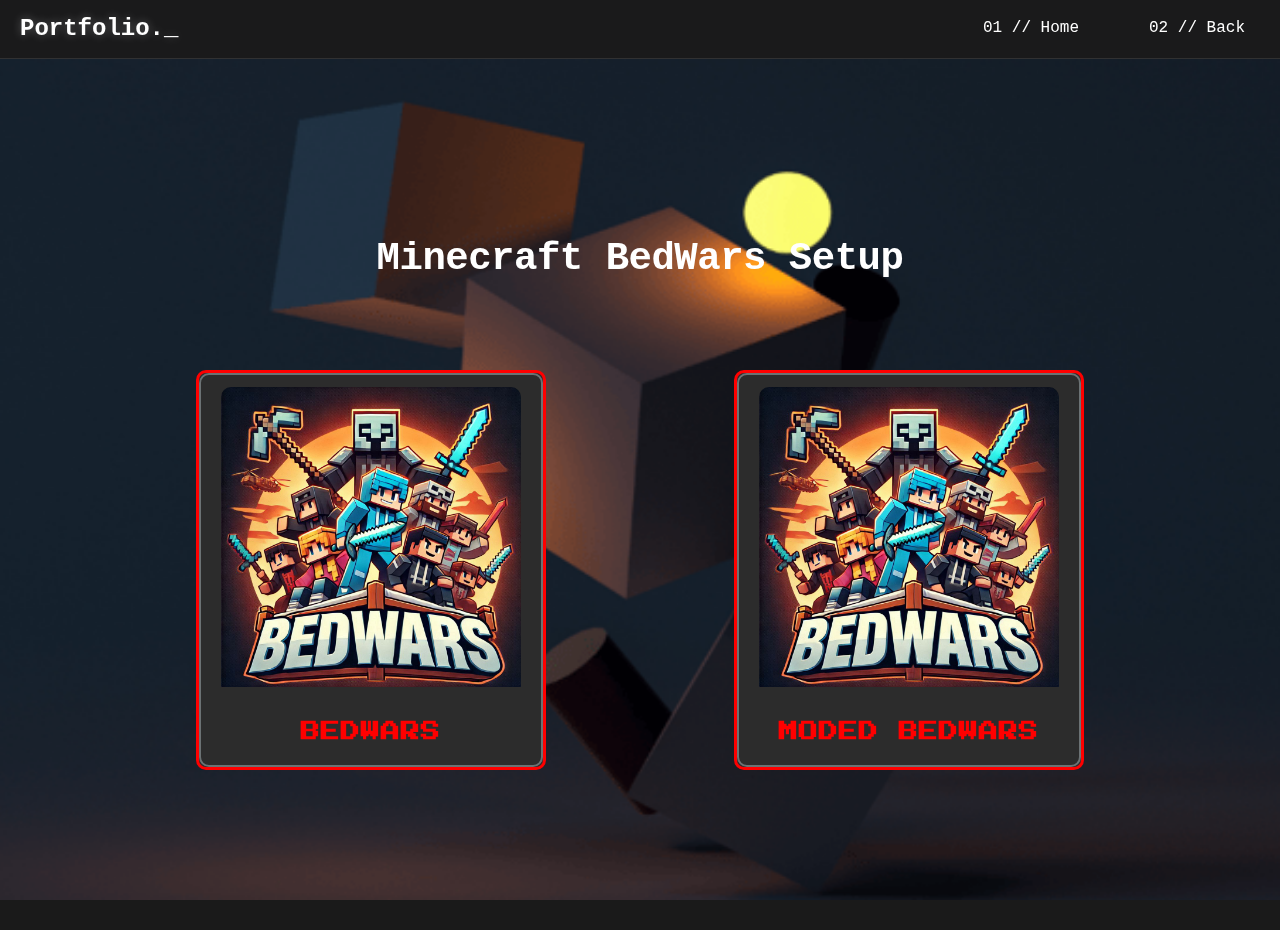
<file: minecraft/doc/server-setup/Bedwars/bedwars.html>
<!DOCTYPE html>
<html lang="en">

<head>
    <meta charset="UTF-8">
    <meta name="viewport" content="width=device-width, initial-scale=1.0">
    <title>MINECRAFT | SERVER SETUP</title>
    <link rel="stylesheet" href="../../../help.css">
    <link rel="stylesheet" href="../help1.css">
    <link rel="stylesheet" href="../../../mine.css">
    <link rel="stylesheet" href="../../../../shared-nav.css">
    <link href="https://fonts.googleapis.com/css2?family=Press+Start+2P&display=swap" rel="stylesheet">
    <style>
        .project-card {
            transition: transform 0.3s ease-in-out;
        }

        .project-card:hover {
            transform: scale(1.05);
        }
        .project-image {
            width: 100%;
            height: 300px;
            object-fit: cover;
            border-radius: 10px 10px 0 0;
        }
        .project-title {
            font-size: 24px;
            margin-top: 20px;
        }
        .minecraft-button {
            background-color: #2c2c2c;
            color: #fff;
            padding: 10px 20px;
            border: none;
            border-radius: 5px;
            cursor: pointer;
            font-size: 16px;
            font-family: 'Press Start 2P', cursive;
        }

        .minecraft-button:hover {
            background-color: #333;
        }

        @media (min-width: 768px) {
            .popup-content {
                flex-direction: row;
                justify-content: space-between;
            }
        }
        .projects-grid{
            display: flex;
            justify-content: space-evenly;
        }

        /* Bedwars Theme Styles */

        .projects-grid {
            display: flex;
            flex-wrap: wrap;
            gap: 2rem;
            padding: 2rem 0;
            justify-content: space-evenly;
        }

        .project-card {
            background: #2c2c2c;
            border: 3px solid #ff0000;
            border-radius: 10px;
            overflow: hidden;
            transition: transform 0.3s ease, box-shadow 0.3s ease;
        }

        .project-card:hover {
            transform: translateY(-5px);
            box-shadow: 0 5px 15px rgba(255, 0, 0, 0.3);
        }
        .project-title {
            color: #ff0000;
            margin-bottom: 1rem;
            font-size: 1.2em;
        }

        .project-description {
            color: #cccccc;
            margin-bottom: 1rem;
            font-size: 0.9em;
            line-height: 1.5;
        }

    </style>
</head>

<body class="minecraft-theme">
    <!-- Navigation -->
    <nav class="navbar">
        <div class="logo">Portfolio._</div>
        <ul class="nav-links">
            <li><a href="../../../../index.html">01 // Home</a></li>
            <li><a href="../../server-setup/server.html">02 // Back</a></li>
        </ul>
        <div class="menu-icon" onclick="toggleMenu()">
            <div class="bar"></div>
            <div class="bar"></div>
            <div class="bar"></div>
        </div>
    </nav>

    <!-- Minecraft Projects Section -->
    <div class="particles-container">
        <div class="minecraft-particles"></div>
    </div>

    <section class="minecraft-projects">
        <div class="section-header">
            <h1 style="font-size: 39px; display: flex; justify-content: center;">Minecraft BedWars Setup</h1>
        </div>

        <!-- Projects Grid -->
        <div class="projects-grid">

            <!-- ? Config Project -->

            <div class="project-card">
                <div class="card-inner">
                    <div class="card-front">
                        <img src="../images/bedwars.png" alt="bedwars-image" class="project-image">
                        <h3 class="project-title">BedWars</h3>
                    </div>
                    <div class="card-back">
                        <img src="../images/bedwars.png" alt="bedwars-image" class="project-image">
                        <h3 class="project-title">BedWars</h3>
                        <p class="project-description">Bed Wars is a Minecraft mini-game where teams protect their beds, gather resources, and destroy opponents' beds to win.
                        </p>
                        <a href="bedwars-projects.html" class="minecraft-button">View Projects</a>
                    </div>
                </div>
            </div>

            <div class="project-card">
                <div class="card-inner">
                    <div class="card-front">
                        <img src="../images/bedwars.png" alt="bedwars-image" class="project-image">
                        <h3 class="project-title">Moded Bedwars</h3>
                    </div>
                    <div class="card-back">
                        <img src="../images/bedwars.png" alt="bedwars-image" class="project-image">
                        <h3 class="project-title">Moded Bedwars</h3>
                        <p class="project-description">Modded Bedwars adds guns, grenades, pop-up towers, and more to the classic Minecraft Bedwars game
                        </p>
                        <a href="moded-Bedwars-p.html" class="minecraft-button">View Details</a>
                    </div>
                </div>
            </div>

        </div>
    </section>

    <script src="../../../mine.js"></script>
</body>

</html>
</file>
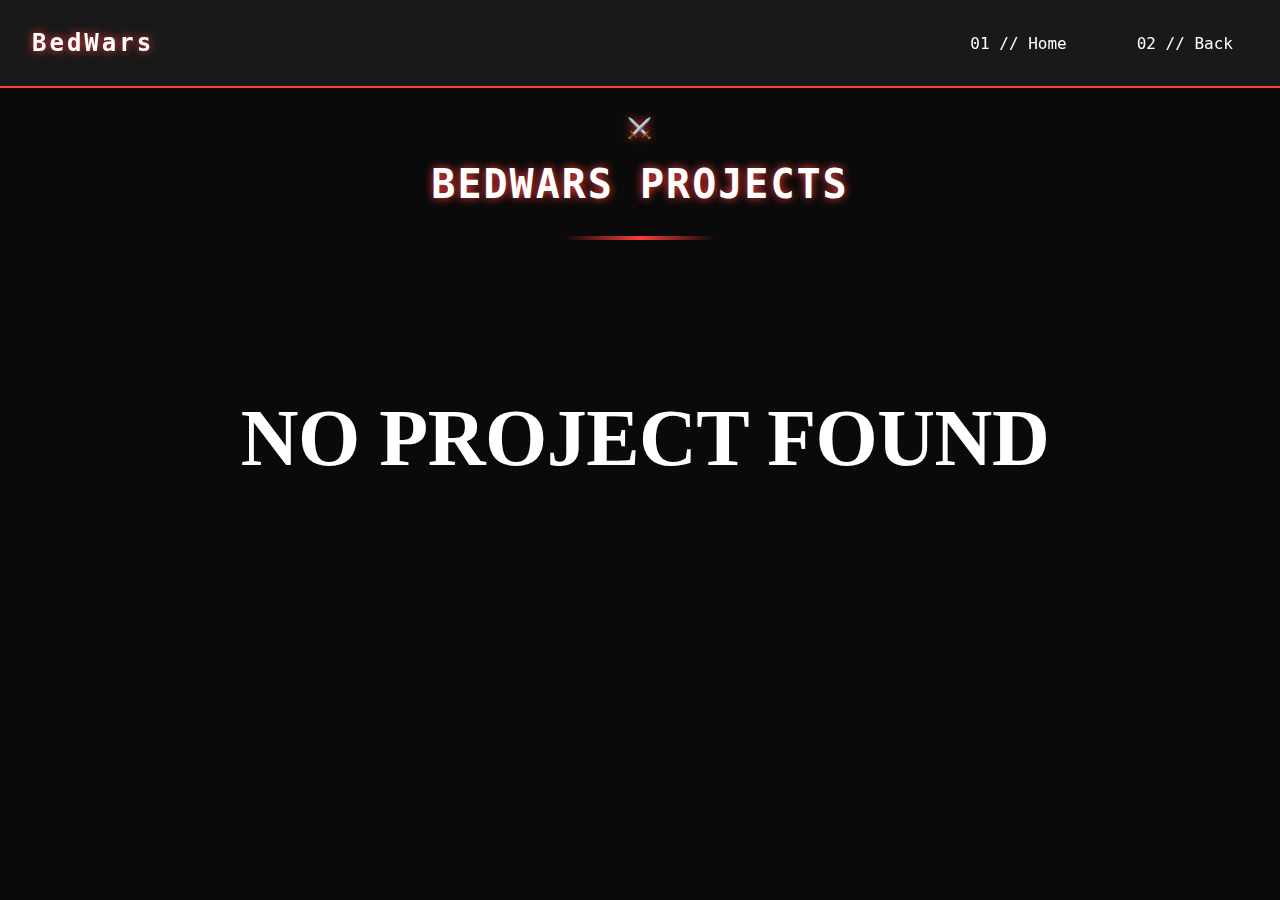
<file: minecraft/doc/server-setup/Bedwars/moded-Bedwars-p.html>
<!DOCTYPE html>
<html lang="en">
<head>
    <meta charset="UTF-8">
    <meta name="viewport" content="width=device-width, initial-scale=1.0">
    <title>BedWars Projects</title>
    <link rel="stylesheet" href="../../../help.css">
    <link rel="stylesheet" href="../help1.css">
    <link rel="stylesheet" href="../../../mine.css">
    <link rel="stylesheet" href="../../../../shared-nav.css">
    <link href="https://fonts.googleapis.com/css2?family=Press+Start+2P&display=swap" rel="stylesheet">
    <style>
        /* Modern BedWars Theme Styles */
        :root {
            --primary-color: #ff3d3d;
            --secondary-color: #4a4a4a;
            --accent-color: #ffffff;
            --background-color: #0a0a0a;
            --card-background: #151515;
            --hover-color: #ff5555;
        }

        body {
            background-color: var(--background-color);
            background-image: 
                linear-gradient(45deg, #111 25%, transparent 25%),
                linear-gradient(-45deg, #111 25%, transparent 25%),
                linear-gradient(45deg, transparent 75%, #111 75%),
                linear-gradient(-45deg, transparent 75%, #111 75%);
            background-size: 20px 20px;
            background-position: 0 0, 0 10px, 10px -10px, -10px 0px;
            color: var(--accent-color);
            font-family: 'Press Start 2P', cursive;
            margin: 0;
            padding: 0;
            min-height: 100vh;
            position: relative;
        }

        .BedWars-container {
            padding: 2rem;
            max-width: 1200px;
            margin: 0 auto;
            position: relative;
        }

        .page-title {
            text-align: center;
            color: var(--accent-color);
            margin: 2rem 0;
            font-size: 2.5em;
            letter-spacing: 2px;
            position: relative;
            text-transform: uppercase;
            text-shadow: 0 0 10px var(--primary-color);
        }

        .page-title::before {
            content: '⚔️';
            position: absolute;
            left: 50%;
            transform: translateX(-50%);
            top: -40px;
            font-size: 0.5em;
        }

        .page-title::after {
            content: '';
            display: block;
            width: 150px;
            height: 4px;
            background: linear-gradient(90deg, transparent, var(--primary-color), transparent);
            margin: 20px auto;
        }

        .projects-grid {
            display: grid;
            grid-template-columns: repeat(auto-fit, minmax(300px, 1fr));
            gap: 2rem;
            padding: 2rem;
            place-items: center;
        }

        .project-card {
            background: var(--card-background);
            border: 2px solid var(--secondary-color);
            border-radius: 10px;
            width: 100%;
            max-width: 350px;
            margin: 0 auto;
            overflow: hidden;
            transition: all 0.4s cubic-bezier(0.175, 0.885, 0.32, 1.275);
            position: relative;
            backdrop-filter: blur(5px);
        }

        .project-card:hover {
            transform: translateY(-10px) scale(1.02);
            border-color: var(--primary-color);
            box-shadow: 0 10px 20px rgba(255, 61, 61, 0.2);
        }

        .project-card::before {
            content: '';
            position: absolute;
            top: 0;
            left: 0;
            width: 100%;
            height: 100%;
            background: linear-gradient(45deg, transparent, rgba(255, 61, 61, 0.1));
            opacity: 0;
            transition: opacity 0.3s ease;
        }

        .project-card:hover::before {
            opacity: 1;
        }

        .status-badge {
            position: absolute;
            top: 10px;
            right: 10px;
            padding: 4px 10px;
            font-size: 0.6em;
            font-weight: bold;
            z-index: 1;
            text-transform: uppercase;
            letter-spacing: 0.5px;
            border-radius: 15px;
            box-shadow: 0 2px 5px rgba(0, 0, 0, 0.2);
        }

        .status-live {
            background: var(--primary-color);
            color: var(--accent-color);
            animation: pulse 2s infinite;
        }

        @keyframes pulse {
            0% { transform: scale(1); }
            50% { transform: scale(1.05); }
            100% { transform: scale(1); }
        }

        .status-working {
            background: var(--secondary-color);
            color: var(--accent-color);
            border: 1px solid var(--accent-color);
        }

        .project-details {
            padding: 2rem;
            position: relative;
            z-index: 1;
        }

        .project-title {
            color: var(--accent-color);
            margin-bottom: 1.5rem;
            font-size: 1.2em;
            display: flex;
            align-items: center;
            gap: 15px;
            position: relative;
            padding-right: 70px;
            transition: transform 0.3s ease;
        }

        .project-title:hover {
            transform: none;
        }

        .project-title::after {
            content: '';
            position: absolute;
            bottom: -10px;
            left: 0;
            width: 0;
            height: 3px;
            background: var(--primary-color);
            transition: width 0.3s ease;
        }

        .project-card:hover .project-title::after {
            width: 100%;
        }

        .project-description {
            color: #a0a0a0;
            margin-bottom: 1.5rem;
            font-size: 0.8em;
            line-height: 1.8;
        }

        .project-tech {
            display: flex;
            flex-wrap: wrap;
            gap: 1rem;
            margin-top: 1.5rem;
            transform: translateY(0);
            transition: transform 0.3s ease;
        }

        .tech-tag {
            background: var(--secondary-color);
            color: var(--accent-color);
            padding: 8px 15px;
            font-size: 0.7em;
            letter-spacing: 1px;
            transition: all 0.3s ease;
            border-radius: 15px;
            border: 1px solid transparent;
        }

        .tech-tag:hover {
            background: var(--primary-color);
            transform: translateY(-2px);
            box-shadow: 0 5px 10px rgba(255, 61, 61, 0.2);
        }

        .navbar {
            background: var(--card-background);
            border-bottom: 2px solid var(--primary-color);
            padding: 1.5rem 2rem;
            position: sticky;
            top: 0;
            z-index: 1000;
            backdrop-filter: blur(10px);
        }

        .logo {
            font-size: 1.5em;
            letter-spacing: 3px;
            color: var(--accent-color);
            text-shadow: 0 0 10px var(--primary-color);
        }

        .nav-links li a {
            color: var(--accent-color);
            text-decoration: none;
            transition: all 0.3s ease;
            position: relative;
        }

        .nav-links li a::after {
            content: '';
            position: absolute;
            bottom: -5px;
            left: 0;
            width: 0;
            height: 2px;
            background: var(--primary-color);
            transition: width 0.3s ease;
        }

        .nav-links li a:hover::after {
            width: 100%;
        }

        .back-button {
            color: var(--accent-color);
            padding: 10px 20px;
            text-decoration: none;
            transition: all 0.3s ease;
            border-radius: 5px;
        }

        .back-button:hover {
            transform: translateY(-2px);
            box-shadow: 0 5px 15px rgba(255, 61, 61, 0.3);
        }

        .bed-icon {
            width: 24px;
            height: 24px;
            filter: invert(1) drop-shadow(0 0 2px var(--primary-color));
            transition: transform 0.3s ease;
        }

        .project-card:hover .bed-icon {
            transform: rotate(360deg);
        }

        /* Custom Scrollbar */
        ::-webkit-scrollbar {
            width: 10px;
        }

        ::-webkit-scrollbar-track {
            background: var(--background-color);
        }

        ::-webkit-scrollbar-thumb {
            background: var(--primary-color);
            border-radius: 5px;
        }

        ::-webkit-scrollbar-thumb:hover {
            background: var(--hover-color);
        }

        /* Responsive Design */
        @media (max-width: 768px) {
            .page-title {
                font-size: 2em;
            }

            .projects-grid {
                grid-template-columns: 1fr;
                padding: 1rem;
            }

            .project-card {
                width: 90%;
            }

            .project-details {
                padding: 1.5rem;
            }
        }
    </style>
</head>
<body>
    <!-- Navigation -->
    <nav class="navbar">
        <div class="logo">BedWars</div>
        <ul class="nav-links">            
            <li><a href="../../../../index.html">01 // Home</a></li>
            <li><a href="BedWars.html" class="back-button">02 // Back</a></li>
        </ul>
        <div class="menu-icon" onclick="toggleMenu()">
            <div class="bar"></div>
            <div class="bar"></div>
            <div class="bar"></div>
        </div>
    </nav>

    <div class="BedWars-container">
        <h1 class="page-title">BedWars Projects</h1>
        
        <div class="projects-grid">
            <div class="noproject">
                <h2 style="display: flex; font-size: 80px; font-family:'Times New Roman', Times, serif; margin-top: 70px;
                margin-left: 10px;">
                    NO PROJECT FOUND
                </h2>
            </div>
        </div>
    </div>

    <script src="../../../mine.js"></script>
</body>
</html>
</file>
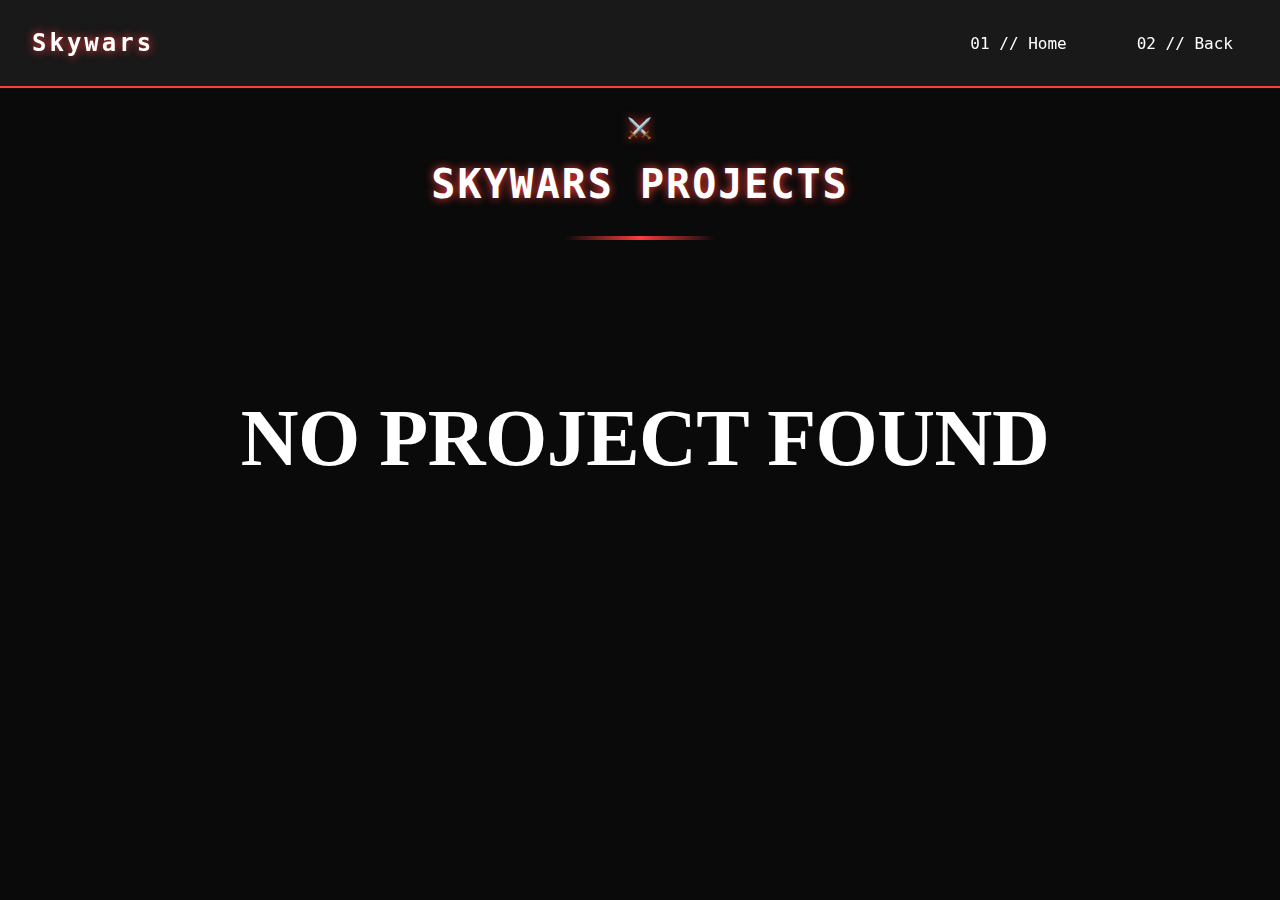
<file: minecraft/doc/server-setup/SkyWars/moded-skywars-p.html>
<!DOCTYPE html>
<html lang="en">
<head>
    <meta charset="UTF-8">
    <meta name="viewport" content="width=device-width, initial-scale=1.0">
    <title>Skywars Projects</title>
    <link rel="stylesheet" href="../../../help.css">
    <link rel="stylesheet" href="../help1.css">
    <link rel="stylesheet" href="../../../mine.css">
    <link rel="stylesheet" href="../../../../shared-nav.css">
    <link href="https://fonts.googleapis.com/css2?family=Press+Start+2P&display=swap" rel="stylesheet">
    <style>
        /* Modern Skywars Theme Styles */
        :root {
            --primary-color: #ff3d3d;
            --secondary-color: #4a4a4a;
            --accent-color: #ffffff;
            --background-color: #0a0a0a;
            --card-background: #151515;
            --hover-color: #ff5555;
        }

        body {
            background-color: var(--background-color);
            background-image: 
                linear-gradient(45deg, #111 25%, transparent 25%),
                linear-gradient(-45deg, #111 25%, transparent 25%),
                linear-gradient(45deg, transparent 75%, #111 75%),
                linear-gradient(-45deg, transparent 75%, #111 75%);
            background-size: 20px 20px;
            background-position: 0 0, 0 10px, 10px -10px, -10px 0px;
            color: var(--accent-color);
            font-family: 'Press Start 2P', cursive;
            margin: 0;
            padding: 0;
            min-height: 100vh;
            position: relative;
        }

        .Skywars-container {
            padding: 2rem;
            max-width: 1200px;
            margin: 0 auto;
            position: relative;
        }

        .page-title {
            text-align: center;
            color: var(--accent-color);
            margin: 2rem 0;
            font-size: 2.5em;
            letter-spacing: 2px;
            position: relative;
            text-transform: uppercase;
            text-shadow: 0 0 10px var(--primary-color);
        }

        .page-title::before {
            content: '⚔️';
            position: absolute;
            left: 50%;
            transform: translateX(-50%);
            top: -40px;
            font-size: 0.5em;
        }

        .page-title::after {
            content: '';
            display: block;
            width: 150px;
            height: 4px;
            background: linear-gradient(90deg, transparent, var(--primary-color), transparent);
            margin: 20px auto;
        }

        .projects-grid {
            display: grid;
            grid-template-columns: repeat(auto-fit, minmax(300px, 1fr));
            gap: 2rem;
            padding: 2rem;
            place-items: center;
        }

        .project-card {
            background: var(--card-background);
            border: 2px solid var(--secondary-color);
            border-radius: 10px;
            width: 100%;
            max-width: 350px;
            margin: 0 auto;
            overflow: hidden;
            transition: all 0.4s cubic-bezier(0.175, 0.885, 0.32, 1.275);
            position: relative;
            backdrop-filter: blur(5px);
        }

        .project-card:hover {
            transform: translateY(-10px) scale(1.02);
            border-color: var(--primary-color);
            box-shadow: 0 10px 20px rgba(255, 61, 61, 0.2);
        }

        .project-card::before {
            content: '';
            position: absolute;
            top: 0;
            left: 0;
            width: 100%;
            height: 100%;
            background: linear-gradient(45deg, transparent, rgba(255, 61, 61, 0.1));
            opacity: 0;
            transition: opacity 0.3s ease;
        }

        .project-card:hover::before {
            opacity: 1;
        }

        .status-badge {
            position: absolute;
            top: 10px;
            right: 10px;
            padding: 4px 10px;
            font-size: 0.6em;
            font-weight: bold;
            z-index: 1;
            text-transform: uppercase;
            letter-spacing: 0.5px;
            border-radius: 15px;
            box-shadow: 0 2px 5px rgba(0, 0, 0, 0.2);
        }

        .status-live {
            background: var(--primary-color);
            color: var(--accent-color);
            animation: pulse 2s infinite;
        }

        @keyframes pulse {
            0% { transform: scale(1); }
            50% { transform: scale(1.05); }
            100% { transform: scale(1); }
        }

        .status-working {
            background: var(--secondary-color);
            color: var(--accent-color);
            border: 1px solid var(--accent-color);
        }

        .project-details {
            padding: 2rem;
            position: relative;
            z-index: 1;
        }

        .project-title {
            color: var(--accent-color);
            margin-bottom: 1.5rem;
            font-size: 1.2em;
            display: flex;
            align-items: center;
            gap: 15px;
            position: relative;
            padding-right: 70px;
            transition: transform 0.3s ease;
        }

        .project-title:hover {
            transform: none;
        }

        .project-title::after {
            content: '';
            position: absolute;
            bottom: -10px;
            left: 0;
            width: 0;
            height: 3px;
            background: var(--primary-color);
            transition: width 0.3s ease;
        }

        .project-card:hover .project-title::after {
            width: 100%;
        }

        .project-description {
            color: #a0a0a0;
            margin-bottom: 1.5rem;
            font-size: 0.8em;
            line-height: 1.8;
        }

        .project-tech {
            display: flex;
            flex-wrap: wrap;
            gap: 1rem;
            margin-top: 1.5rem;
            transform: translateY(0);
            transition: transform 0.3s ease;
        }

        .tech-tag {
            background: var(--secondary-color);
            color: var(--accent-color);
            padding: 8px 15px;
            font-size: 0.7em;
            letter-spacing: 1px;
            transition: all 0.3s ease;
            border-radius: 15px;
            border: 1px solid transparent;
        }

        .tech-tag:hover {
            background: var(--primary-color);
            transform: translateY(-2px);
            box-shadow: 0 5px 10px rgba(255, 61, 61, 0.2);
        }

        .navbar {
            background: var(--card-background);
            border-bottom: 2px solid var(--primary-color);
            padding: 1.5rem 2rem;
            position: sticky;
            top: 0;
            z-index: 1000;
            backdrop-filter: blur(10px);
        }

        .logo {
            font-size: 1.5em;
            letter-spacing: 3px;
            color: var(--accent-color);
            text-shadow: 0 0 10px var(--primary-color);
        }

        .nav-links li a {
            color: var(--accent-color);
            text-decoration: none;
            transition: all 0.3s ease;
            position: relative;
        }

        .nav-links li a::after {
            content: '';
            position: absolute;
            bottom: -5px;
            left: 0;
            width: 0;
            height: 2px;
            background: var(--primary-color);
            transition: width 0.3s ease;
        }

        .nav-links li a:hover::after {
            width: 100%;
        }

        .back-button {
            color: var(--accent-color);
            padding: 10px 20px;
            text-decoration: none;
            transition: all 0.3s ease;
            border-radius: 5px;
        }

        .back-button:hover {
            transform: translateY(-2px);
            box-shadow: 0 5px 15px rgba(255, 61, 61, 0.3);
        }

        .bed-icon {
            width: 24px;
            height: 24px;
            filter: invert(1) drop-shadow(0 0 2px var(--primary-color));
            transition: transform 0.3s ease;
        }

        .project-card:hover .bed-icon {
            transform: rotate(360deg);
        }

        /* Custom Scrollbar */
        ::-webkit-scrollbar {
            width: 10px;
        }

        ::-webkit-scrollbar-track {
            background: var(--background-color);
        }

        ::-webkit-scrollbar-thumb {
            background: var(--primary-color);
            border-radius: 5px;
        }

        ::-webkit-scrollbar-thumb:hover {
            background: var(--hover-color);
        }

        /* Responsive Design */
        @media (max-width: 768px) {
            .page-title {
                font-size: 2em;
            }

            .projects-grid {
                grid-template-columns: 1fr;
                padding: 1rem;
            }

            .project-card {
                width: 90%;
            }

            .project-details {
                padding: 1.5rem;
            }
        }
    </style>
</head>
<body>
    <!-- Navigation -->
    <nav class="navbar">
        <div class="logo">Skywars</div>
        <ul class="nav-links">            
            <li><a href="../../../../index.html">01 // Home</a></li>
            <li><a href="Skywars.html" class="back-button">02 // Back</a></li>
        </ul>
        <div class="menu-icon" onclick="toggleMenu()">
            <div class="bar"></div>
            <div class="bar"></div>
            <div class="bar"></div>
        </div>
    </nav>

    <div class="Skywars-container">
        <h1 class="page-title">Skywars Projects</h1>
        
        <div class="projects-grid">
            <div class="noproject">
                <h2 style="display: flex; font-size: 80px; font-family:'Times New Roman', Times, serif; margin-top: 70px;
                margin-left: 10px;">
                    NO PROJECT FOUND
                </h2>
            </div>
        </div>
    </div>

    <script src="../../../mine.js"></script>
</body>
</html>
</file>
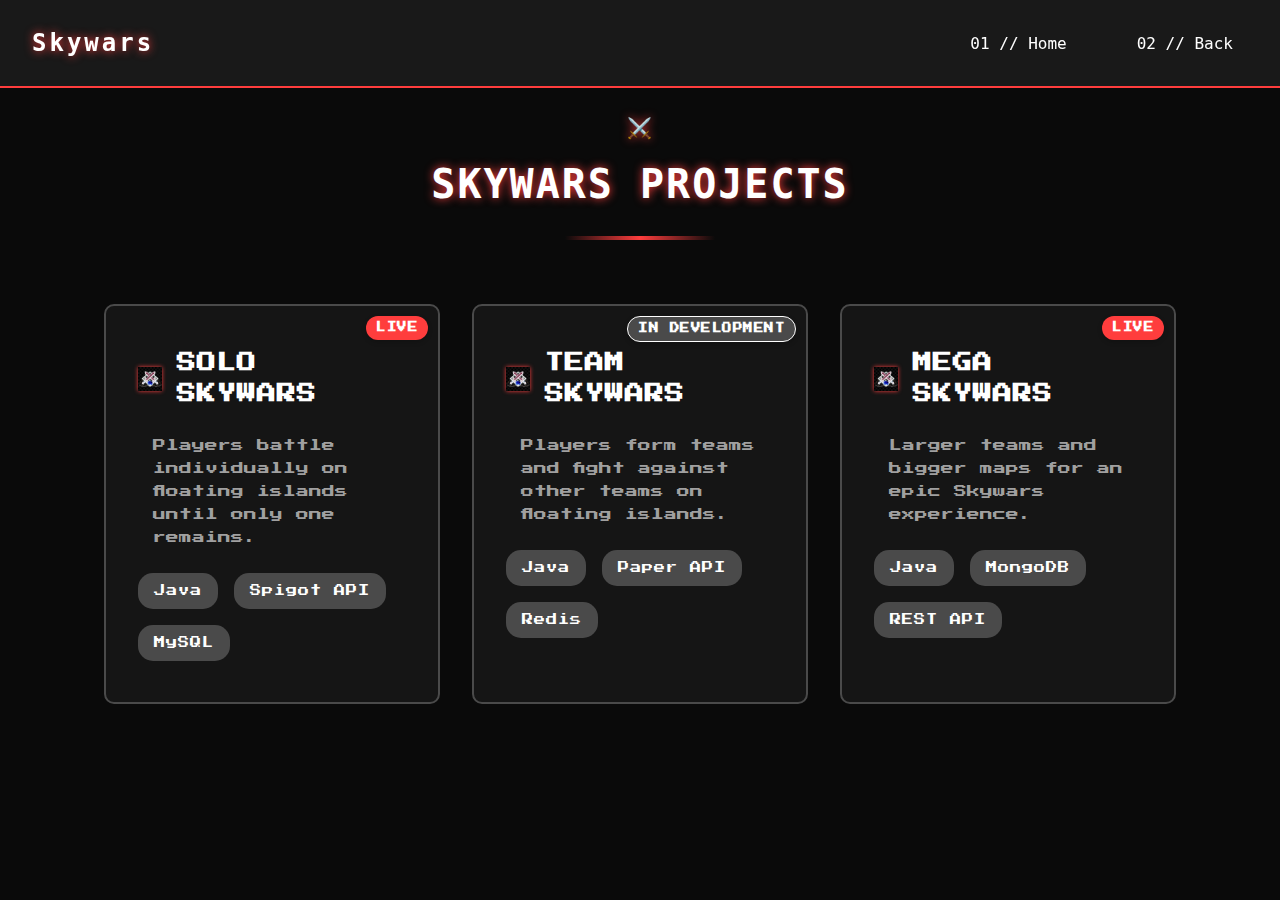
<file: minecraft/doc/server-setup/SkyWars/Skywars-projects.html>
<!DOCTYPE html>
<html lang="en">
<head>
    <meta charset="UTF-8">
    <meta name="viewport" content="width=device-width, initial-scale=1.0">
    <title>Skywars Projects</title>
    <link rel="stylesheet" href="../../../help.css">
    <link rel="stylesheet" href="../help1.css">
    <link rel="stylesheet" href="../../../mine.css">
    <link rel="stylesheet" href="../../../../shared-nav.css">
    <link href="https://fonts.googleapis.com/css2?family=Press+Start+2P&display=swap" rel="stylesheet">
    <style>
        /* Modern Skywars Theme Styles */
        :root {
            --primary-color: #ff3d3d;
            --secondary-color: #4a4a4a;
            --accent-color: #ffffff;
            --background-color: #0a0a0a;
            --card-background: #151515;
            --hover-color: #ff5555;
        }

        body {
            background-color: var(--background-color);
            background-image: 
                linear-gradient(45deg, #111 25%, transparent 25%),
                linear-gradient(-45deg, #111 25%, transparent 25%),
                linear-gradient(45deg, transparent 75%, #111 75%),
                linear-gradient(-45deg, transparent 75%, #111 75%);
            background-size: 20px 20px;
            background-position: 0 0, 0 10px, 10px -10px, -10px 0px;
            color: var(--accent-color);
            font-family: 'Press Start 2P', cursive;
            margin: 0;
            padding: 0;
            min-height: 100vh;
            position: relative;
        }

        .Skywars-container {
            padding: 2rem;
            max-width: 1200px;
            margin: 0 auto;
            position: relative;
        }

        .page-title {
            text-align: center;
            color: var(--accent-color);
            margin: 2rem 0;
            font-size: 2.5em;
            letter-spacing: 2px;
            position: relative;
            text-transform: uppercase;
            text-shadow: 0 0 10px var(--primary-color);
        }

        .page-title::before {
            content: '⚔️';
            position: absolute;
            left: 50%;
            transform: translateX(-50%);
            top: -40px;
            font-size: 0.5em;
        }

        .page-title::after {
            content: '';
            display: block;
            width: 150px;
            height: 4px;
            background: linear-gradient(90deg, transparent, var(--primary-color), transparent);
            margin: 20px auto;
        }

        .projects-grid {
            display: grid;
            grid-template-columns: repeat(auto-fit, minmax(300px, 1fr));
            gap: 2rem;
            padding: 2rem;
            place-items: center;
        }

        .project-card {
            background: var(--card-background);
            border: 2px solid var(--secondary-color);
            border-radius: 10px;
            width: 100%;
            max-width: 350px;
            margin: 0 auto;
            overflow: hidden;
            transition: all 0.4s cubic-bezier(0.175, 0.885, 0.32, 1.275);
            position: relative;
            backdrop-filter: blur(5px);
        }

        .project-card:hover {
            transform: translateY(-10px) scale(1.02);
            border-color: var(--primary-color);
            box-shadow: 0 10px 20px rgba(255, 61, 61, 0.2);
        }

        .project-card::before {
            content: '';
            position: absolute;
            top: 0;
            left: 0;
            width: 100%;
            height: 100%;
            background: linear-gradient(45deg, transparent, rgba(255, 61, 61, 0.1));
            opacity: 0;
            transition: opacity 0.3s ease;
        }

        .project-card:hover::before {
            opacity: 1;
        }

        .status-badge {
            position: absolute;
            top: 10px;
            right: 10px;
            padding: 4px 10px;
            font-size: 0.6em;
            font-weight: bold;
            z-index: 1;
            text-transform: uppercase;
            letter-spacing: 0.5px;
            border-radius: 15px;
            box-shadow: 0 2px 5px rgba(0, 0, 0, 0.2);
        }

        .status-live {
            background: var(--primary-color);
            color: var(--accent-color);
            animation: pulse 2s infinite;
        }

        @keyframes pulse {
            0% { transform: scale(1); }
            50% { transform: scale(1.05); }
            100% { transform: scale(1); }
        }

        .status-working {
            background: var(--secondary-color);
            color: var(--accent-color);
            border: 1px solid var(--accent-color);
        }

        .project-details {
            padding: 2rem;
            position: relative;
            z-index: 1;
        }

        .project-title {
            color: var(--accent-color);
            margin-bottom: 1.5rem;
            font-size: 1.2em;
            display: flex;
            align-items: center;
            gap: 15px;
            position: relative;
            padding-right: 70px;
            transition: transform 0.3s ease;
        }

        .project-title:hover {
            transform: none;
        }

        .project-title::after {
            content: '';
            position: absolute;
            bottom: -10px;
            left: 0;
            width: 0;
            height: 3px;
            background: var(--primary-color);
            transition: width 0.3s ease;
        }

        .project-card:hover .project-title::after {
            width: 100%;
        }

        .project-description {
            color: #a0a0a0;
            margin-bottom: 1.5rem;
            font-size: 0.8em;
            line-height: 1.8;
        }

        .project-tech {
            display: flex;
            flex-wrap: wrap;
            gap: 1rem;
            margin-top: 1.5rem;
            transform: translateY(0);
            transition: transform 0.3s ease;
        }

        .tech-tag {
            background: var(--secondary-color);
            color: var(--accent-color);
            padding: 8px 15px;
            font-size: 0.7em;
            letter-spacing: 1px;
            transition: all 0.3s ease;
            border-radius: 15px;
            border: 1px solid transparent;
        }

        .tech-tag:hover {
            background: var(--primary-color);
            transform: translateY(-2px);
            box-shadow: 0 5px 10px rgba(255, 61, 61, 0.2);
        }

        .navbar {
            background: var(--card-background);
            border-bottom: 2px solid var(--primary-color);
            padding: 1.5rem 2rem;
            position: sticky;
            top: 0;
            z-index: 1000;
            backdrop-filter: blur(10px);
        }

        .logo {
            font-size: 1.5em;
            letter-spacing: 3px;
            color: var(--accent-color);
            text-shadow: 0 0 10px var(--primary-color);
        }

        .nav-links li a {
            color: var(--accent-color);
            text-decoration: none;
            transition: all 0.3s ease;
            position: relative;
        }

        .nav-links li a::after {
            content: '';
            position: absolute;
            bottom: -5px;
            left: 0;
            width: 0;
            height: 2px;
            background: var(--primary-color);
            transition: width 0.3s ease;
        }

        .nav-links li a:hover::after {
            width: 100%;
        }

        .back-button {
            color: var(--accent-color);
            padding: 10px 20px;
            text-decoration: none;
            transition: all 0.3s ease;
            border-radius: 5px;
        }

        .back-button:hover {
            transform: translateY(-2px);
            box-shadow: 0 5px 15px rgba(255, 61, 61, 0.3);
        }

        .bed-icon {
            width: 24px;
            height: 24px;
            filter: invert(1) drop-shadow(0 0 2px var(--primary-color));
            transition: transform 0.3s ease;
        }

        .project-card:hover .bed-icon {
            transform: rotate(360deg);
        }

        /* Custom Scrollbar */
        ::-webkit-scrollbar {
            width: 10px;
        }

        ::-webkit-scrollbar-track {
            background: var(--background-color);
        }

        ::-webkit-scrollbar-thumb {
            background: var(--primary-color);
            border-radius: 5px;
        }

        ::-webkit-scrollbar-thumb:hover {
            background: var(--hover-color);
        }

        /* Responsive Design */
        @media (max-width: 768px) {
            .page-title {
                font-size: 2em;
            }

            .projects-grid {
                grid-template-columns: 1fr;
                padding: 1rem;
            }

            .project-card {
                width: 90%;
            }

            .project-details {
                padding: 1.5rem;
            }
        }
    </style>
</head>
<body>
    <!-- Navigation -->
    <nav class="navbar">
        <div class="logo">Skywars</div>
        <ul class="nav-links">            
            <li><a href="../../../../index.html">01 // Home</a></li>
            <li><a href="Skywars.html" class="back-button">02 // Back</a></li>
        </ul>
        <div class="menu-icon" onclick="toggleMenu()">
            <div class="bar"></div>
            <div class="bar"></div>
            <div class="bar"></div>
        </div>
    </nav>

    <div class="Skywars-container">
        <h1 class="page-title">Skywars Projects</h1>
        
        <div class="projects-grid">
            <!-- Project 1 -->
            <div class="project-card">
                <div class="project-details">
                    <span class="status-badge status-live">LIVE</span>
                    <h3 class="project-title">
                        <img src="images/logo.png" alt="bed" class="bed-icon">
                        Solo Skywars
                    </h3>
                    <p class="project-description">Players battle individually on floating islands until only one remains.</p>
                    <div class="project-tech">
                        <span class="tech-tag">Java</span>
                        <span class="tech-tag">Spigot API</span>
                        <span class="tech-tag">MySQL</span>
                    </div>
                </div>
            </div>

            <!-- Project 2 -->
            <div class="project-card">
                <div class="project-details">
                    <span class="status-badge status-working">In Development</span>
                    <h3 class="project-title">
                        <img src="images/logo.png" alt="bed" class="bed-icon">
                        Team Skywars
                    </h3>
                    <p class="project-description">Players form teams and fight against other teams on floating islands.</p>
                    <div class="project-tech">
                        <span class="tech-tag">Java</span>
                        <span class="tech-tag">Paper API</span>
                        <span class="tech-tag">Redis</span>
                    </div>
                </div>
            </div>

            <!-- Project 3 -->
            <div class="project-card">
                <div class="project-details">
                    <span class="status-badge status-live">LIVE</span>
                    <h3 class="project-title">
                        <img src="images/logo.png" alt="bed" class="bed-icon">
                        Mega Skywars
                    </h3>
                    <p class="project-description">Larger teams and bigger maps for an epic Skywars experience.</p>
                    <div class="project-tech">
                        <span class="tech-tag">Java</span>
                        <span class="tech-tag">MongoDB</span>
                        <span class="tech-tag">REST API</span>
                    </div>
                </div>
            </div>
        </div>
    </div>

    <script src="../../../mine.js"></script>
</body>
</html>
</file>
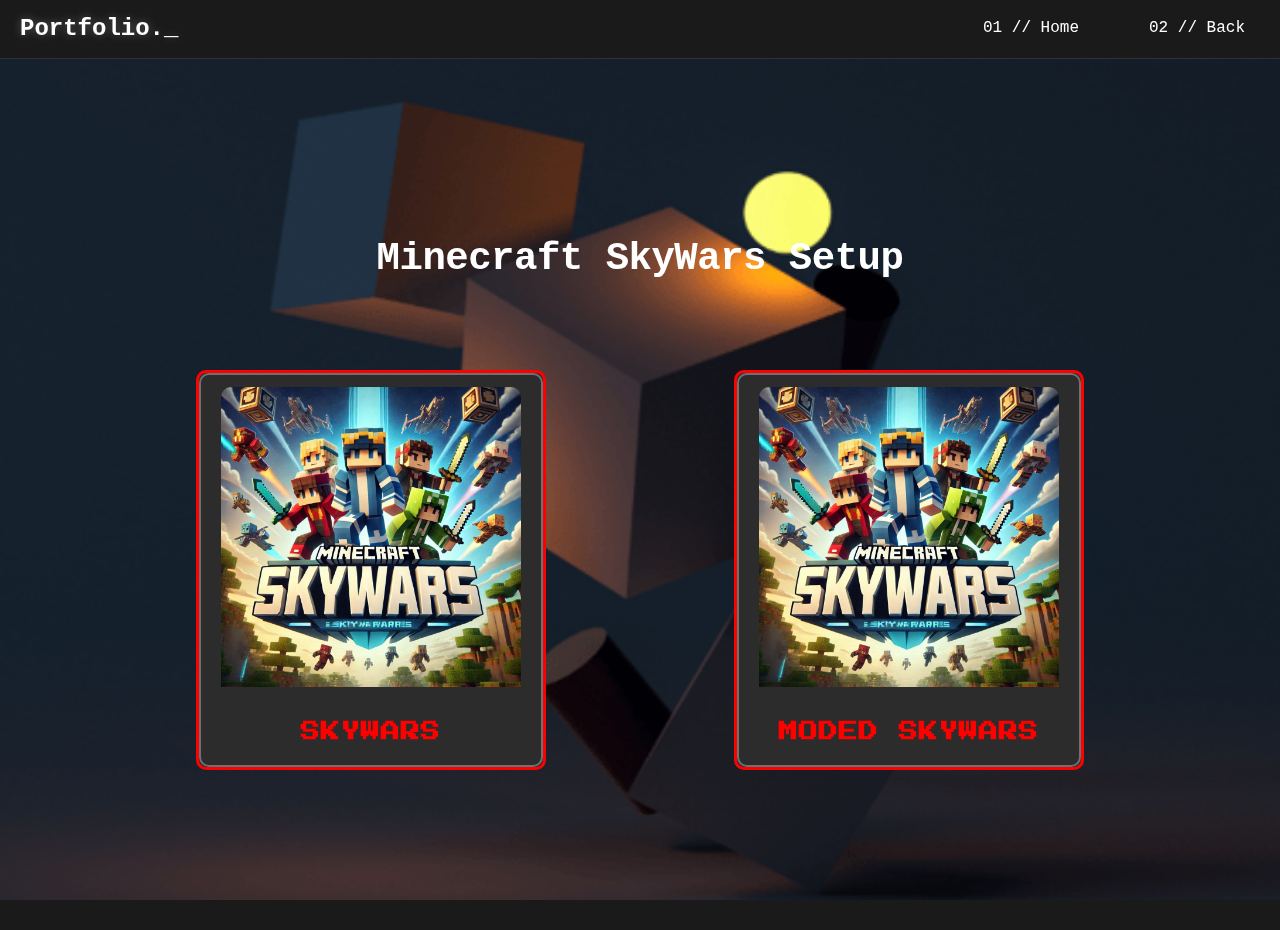
<file: minecraft/doc/server-setup/SkyWars/Skywars.html>
<!DOCTYPE html>
<html lang="en">

<head>
    <meta charset="UTF-8">
    <meta name="viewport" content="width=device-width, initial-scale=1.0">
    <title>MINECRAFT | SERVER SETUP</title>
    <link rel="stylesheet" href="../../../help.css">
    <link rel="stylesheet" href="../help1.css">
    <link rel="stylesheet" href="../../../mine.css">
    <link rel="stylesheet" href="../../../../shared-nav.css">
    <link href="https://fonts.googleapis.com/css2?family=Press+Start+2P&display=swap" rel="stylesheet">
    <style>
        .project-card {
            transition: transform 0.3s ease-in-out;
        }

        .project-card:hover {
            transform: scale(1.05);
        }
        .project-image {
            width: 100%;
            height: 300px;
            object-fit: cover;
            border-radius: 10px 10px 0 0;
        }
        .project-title {
            font-size: 24px;
            margin-top: 20px;
        }
        .minecraft-button {
            background-color: #2c2c2c;
            color: #fff;
            padding: 10px 20px;
            border: none;
            border-radius: 5px;
            cursor: pointer;
            font-size: 16px;
            font-family: 'Press Start 2P', cursive;
        }

        .minecraft-button:hover {
            background-color: #333;
        }

        @media (min-width: 768px) {
            .popup-content {
                flex-direction: row;
                justify-content: space-between;
            }
        }
        .projects-grid{
            display: flex;
            justify-content: space-evenly;
        }

        /* Bedwars Theme Styles */

        .projects-grid {
            display: flex;
            flex-wrap: wrap;
            gap: 2rem;
            padding: 2rem 0;
            justify-content: space-evenly;
        }

        .project-card {
            background: #2c2c2c;
            border: 3px solid #ff0000;
            border-radius: 10px;
            overflow: hidden;
            transition: transform 0.3s ease, box-shadow 0.3s ease;
        }

        .project-card:hover {
            transform: translateY(-5px);
            box-shadow: 0 5px 15px rgba(255, 0, 0, 0.3);
        }
        .project-title {
            color: #ff0000;
            margin-bottom: 1rem;
            font-size: 1.2em;
        }

        .project-description {
            color: #cccccc;
            margin-bottom: 1rem;
            font-size: 0.9em;
            line-height: 1.5;
        }

    </style>
</head>

<body class="minecraft-theme">
    <!-- Navigation -->
    <nav class="navbar">
        <div class="logo">Portfolio._</div>
        <ul class="nav-links">
            <li><a href="../../../../index.html">01 // Home</a></li>
            <li><a href="../../server-setup/server.html">02 // Back</a></li>
        </ul>
        <div class="menu-icon" onclick="toggleMenu()">
            <div class="bar"></div>
            <div class="bar"></div>
            <div class="bar"></div>
        </div>
    </nav>

    <!-- Minecraft Projects Section -->
    <div class="particles-container">
        <div class="minecraft-particles"></div>
    </div>

    <section class="minecraft-projects">
        <div class="section-header">
            <h1 style="font-size: 39px; display: flex; justify-content: center;">Minecraft SkyWars  Setup</h1>
        </div>

        <!-- Projects Grid -->
        <div class="projects-grid">

            <!-- ? Config Project -->

            <div class="project-card">
                <div class="card-inner">
                    <div class="card-front">
                        <img src="../images/Skywars.png" alt="Skywars-image" class="project-image">
                        <h3 class="project-title">Skywars</h3>
                    </div>
                    <div class="card-back">
                        <img src="../images/Skywars.png" alt="Skywars-image" class="project-image">
                        <h3 class="project-title">Skywars</h3>
                        <p class="project-description">Skywars is a Minecraft PvP minigame where players battle on floating islands until one survives.
                        </p>
                        <a href="Skywars-projects.html" class="minecraft-button">View Projects</a>
                    </div>
                </div>
            </div>

            <div class="project-card">
                <div class="card-inner">
                    <div class="card-front">
                        <img src="../images/Skywars.png" alt="Skywars-image" class="project-image">
                        <h3 class="project-title">Moded Skywars</h3>
                    </div>
                    <div class="card-back">
                        <img src="../images/Skywars.png" alt="Skywars-image" class="project-image">
                        <h3 class="project-title">Moded Skywars</h3>
                        <p class="project-description">Modded Skywars adds custom items, unique maps, and new challenges to the classic Skywars game
                        </p>
                        <a href="moded-skywars-p.html" class="minecraft-button">View Details</a>
                    </div>
                </div>
            </div>

        </div>
    </section>

    <script src="../../../mine.js"></script>
</body>
</html>
</file>
<file: Web/mine.css>
:root {
    --background: #1a1a1a;
    --text-primary: #ffffff;
    --text-secondary: #8b8b8b;
    --accent: #64ffda;
}

html, body {
    margin: 0;
    padding: 0;
    height: 100%;
    overflow-x: hidden;
}

body {
    background-color: #0a192f;
    color: #8892b0;
    font-family: 'Space Mono', monospace;
    line-height: 1.6;
    overflow-y: auto;
}

.minecraft-theme {
    background-color: var(--background);
    min-height: 100vh;
    position: relative;
    overflow-y: auto;
    padding-top: 100px;
}

.mc-projects {
    padding: 4rem 2rem;
    width: 100%;
    max-width: 1200px;
    margin: 0 auto;
}

.section-header {
    margin-bottom: 3rem;
    color: var(--accent);
}

.section-header h1 {
    color: var(--text-primary);
    margin-bottom: 1rem;
}

.section-subtitle {
    color: var(--text-secondary);
    font-size: 1.2rem;
    margin-bottom: 3rem;
    text-align: center;
}

/* Filter Section */
.filter-section {
    text-align: left;
    margin-bottom: 2rem;
    max-width: 1200px;
}

.filter-container {
    max-width: 1200px;
    display: flex;
    gap: 1.5rem;
    flex-wrap: wrap;
}

.filter-btn {
    background: transparent;
    border: 2px solid #64ffda;
    color: #64ffda;
    padding: 8px 16px;
    margin: 0 8px 8px 0;
    border-radius: 4px;
    cursor: pointer;
    transition: all 0.3s ease;
    font-family: 'Space Mono', monospace;
}

.filter-btn:first-child {
    margin-left: 0;
}

.filter-btn:hover {
    background: rgba(100, 255, 218, 0.1);
    transform: translateY(-2px);
}

.filter-btn.active {
    background: #64ffda;
    color: #0a192f;
}

/* Projects Grid */
.projects-grid {
    display: grid;
    grid-template-columns: repeat(auto-fit, minmax(300px, 1fr));
    gap: 2rem;
    padding: 2rem;
    max-width: 1200px;
    margin: 0 auto;
    overflow-y: visible;
}

.project-card {
    height: 400px;
    width: 347px;
    background: transparent;
    backdrop-filter: blur(10px);
    border: 1px solid rgba(255, 255, 255, 0.1);
    border-radius: 12px;
    overflow: hidden;
    transition: all 0.4s ease;
    perspective: 1000px;
    cursor: pointer;
}

.card-inner {
    position: relative;
    width: 100%;
    height: 100%;
    text-align: center;
    transition: transform 0.8s;
    transform-style: preserve-3d;
}

.project-card:hover .card-inner {
    transform: rotateY(180deg);
}

.card-front, .card-back {
    position: absolute;
    height: 400px;
    width: 347px;
    backface-visibility: hidden;
    -webkit-backface-visibility: hidden;
}

.card-front {
    background: rgba(17, 34, 64, 0.6);
    padding: 2rem;
    display: flex;
    flex-direction: column;
    align-items: center;
}

.card-back {
    background: #1f1f1f;
    transform: rotateY(180deg);
    padding: 2rem;
    display: flex;
    flex-direction: column;
    align-items: center;
}

.card-front img {
    width: 200px;
    max-width: 200px;
    height: auto;
    margin-bottom: 1.5rem;  
}

.card-title {
    color: var(--accent);
    font-size: 1.5rem;
    margin-bottom: 1rem;
    font-weight: bold;
}

.card-subtitle {
    color: var(--text-secondary);
    font-size: 1rem;
    margin-bottom: 1rem;
}

.card-content {
    padding: 1.5rem;
    flex-grow: 1;
    display: flex;
    flex-direction: column;
    gap: 1rem;
}

.project-category {
    color: var(--accent);
    font-size: 0.9rem;
    text-transform: uppercase;
    letter-spacing: 1.5px;
    font-weight: 500;
}

.card-content h3 {
    color: var(--text-primary);
    font-size: 1.5rem;
    font-weight: 600;
    margin: 0;
}

.card-back p {
    color: var(--text-primary);
    margin-bottom: 1.5rem;
    line-height: 1.6;
}

.server-features {
    list-style: none;
    padding: 0;
    margin: 1rem 0;
    text-align: left;
}

.server-features li {
    color: var(--text-primary);
    margin: 0.5rem 0;
    padding-left: 1.5rem;
    position: relative;
}

.server-features li::before {
    content: '▹';
    position: absolute;
    left: 0;
    color: var(--accent);
}

[data-category="server"] .card-back {
    padding: 1.5rem;
}

[data-category="server"] .card-back p {
    margin-bottom: 0.5rem;
}

.project-link {
    display: inline-block;
    padding: 0.8rem 1.5rem;
    background: var(--accent);
    color: var(--background);
    text-decoration: none;
    border-radius: 4px;
    font-weight: 600;
    transition: all 0.3s ease;
}

.project-link:hover {
    transform: translateY(-2px);
    box-shadow: 0 5px 15px rgba(100, 255, 218, 0.3);
}

/* Stats Section */
.stats-container {
    display: flex;
    justify-content: center;
    gap: 2rem;
    margin: 3rem auto;
    max-width: 1200px;
    padding: 0 2rem;
    overflow-y: visible;
}

.stat-card {
    background: rgba(31, 41, 55, 0.5);
    backdrop-filter: blur(10px);
    border: 1px solid rgba(100, 255, 218, 0.1);
    border-radius: 12px;
    padding: 2rem;
    flex: 1;
    max-width: 400px;
    display: flex;
    align-items: center;
    gap: 1.5rem;
    transition: all 0.3s ease;
}

.stat-card:hover {
    transform: translateY(-5px);
    border-color: var(--accent);
    box-shadow: 0 10px 30px rgba(100, 255, 218, 0.1);
}

.stat-icon {
    width: 48px;
    height: 48px;
    color: var(--accent);
}

.stat-content {
    flex: 1;
}

.stat-number {
    font-size: 2.5rem;
    font-weight: 700;
    color: var(--accent);
    margin: 0;
    line-height: 1;
}

.stat-label {
    font-size: 1.2rem;
    color: var(--text-primary);
    margin: 0.5rem 0;
    font-weight: 600;
}

.stat-description {
    color: var(--text-secondary);
    font-size: 0.95rem;
    margin: 0;
    line-height: 1.5;
}

.minecraft-particles {
    position: fixed;
    top: 0;
    left: 0;
    width: 100%;
    height: 100%;
    pointer-events: none;
    z-index: 1;
}

.particle {
    position: absolute;
    width: 2px;
    height: 2px;
    background: rgba(100, 255, 218, 0.5);
    pointer-events: none;
    animation: float 10s infinite;
}

@keyframes float {
    0% {
        transform: translateY(100vh);
        opacity: 0;
    }
    50% {
        opacity: 1;
    }
    100% {
        transform: translateY(-100px);
        opacity: 0;
    }
}

@keyframes fadeIn {
    from {
        opacity: 0;
        transform: translateY(10px);
    }
    to {
        opacity: 1;
        transform: translateY(0);
    }
}

/* Project Details Popup */
.project-popup {
    position: fixed;
    top: 0;
    left: 0;
    width: 100%;
    height: 100vh;
    background: rgba(26, 26, 26, 0.95);
    display: none;
    z-index: 1000;
    opacity: 0;
    transition: opacity 0.3s ease;
}

.project-popup.active {
    display: flex;
    opacity: 1;
}

.popup-content {
    width: 100%;
    height: 100%;
    display: flex;
    padding: 2rem;
    gap: 2rem;
}

.popup-left {
    flex: 1;
    display: flex;
    align-items: center;
    justify-content: center;
    transform: translateX(-50px);
    opacity: 0;
    transition: all 0.5s ease;
}

.popup-right {
    flex: 1;
    background: rgba(31, 31, 31, 0.9);
    backdrop-filter: blur(15px);
    border: 1px solid rgba(255, 255, 255, 0.1);
    padding: 2rem;
    border-radius: 12px;
    overflow-y: auto;
    transform: translateX(50px);
    opacity: 0;
    transition: all 0.5s ease;
}

.project-popup.active .popup-left,
.project-popup.active .popup-right {
    transform: translateX(0);
    opacity: 1;
}

.popup-project-card {
    width: 100%;
    max-width: 500px;
    background: #1f1f1f;
    border-radius: 12px;
    overflow: hidden;
    border: 1px solid var(--accent);
}

.popup-close {
    position: absolute;
    top: 2rem;
    right: 2rem;
    color: var(--text-primary);
    font-size: 2rem;
    cursor: pointer;
    z-index: 1001;
    transition: color 0.3s ease;
}

.popup-close:hover {
    color: var(--accent);
}

.project-details {
    color: var(--text-primary);
    margin-top: 20px;
}

.project-details h2 {
    color: var(--accent);
    margin-bottom: 1rem;
}

.project-details h3 {
    color: var(--accent);
    margin-bottom: 10px;
}

.project-details p {
    color: var(--text-secondary);
    line-height: 1.6;
    margin-bottom: 15px;
}

.project-details ul {
    list-style: none;
    padding: 0;
    margin: 1rem 0;
}

.project-details li {
    color: var(--text-secondary);
    margin: 0.5rem 0;
    padding-left: 1.5rem;
    position: relative;
}

.project-details li::before {
    content: '▹';
    position: absolute;
    left: 0;
    color: var(--accent);
}

.project-meta {
    display: grid;
    grid-template-columns: repeat(2, 1fr);
    gap: 20px;
    margin: 30px 0;
}

.meta-item {
    background: rgba(255, 255, 255, 0.05);
    padding: 15px;
    border-radius: 8px;
}

.meta-item h4 {
    color: var(--accent);
    font-size: 1.1rem;
    margin-bottom: 8px;
}

.meta-item p {
    color: var(--text-secondary);
    font-size: 1rem;
}

/* Popup Styles */
.popup {
    display: none;
    position: fixed;
    top: 0;
    left: 0;
    width: 100%;
    height: 100%;
    background: rgba(0, 0, 0, 0.95);
    z-index: 9999;
}

.popup.active {
    display: block;
}

.popup-content {
    position: fixed;
    top: 50%;
    left: 50%;
    transform: translate(-50%, -50%);
    width: 90%;
    max-width: 1000px;
    background: #0a192f;
    border: 2px solid #64ffda;
    border-radius: 8px;
    z-index: 10000;
    max-height: 90vh;
    display: flex;
    flex-direction: column;
    box-shadow: 0 0 30px rgba(100, 255, 218, 0.2);
}

.popup-inner {
    display: flex;
    padding: 30px;
    gap: 30px;
    overflow-y: auto;
    height: calc(90vh - 60px);
}

.popup-left {
    flex: 1;
    padding-right: 20px;
}

.popup-right {
    flex: 1;
    display: flex;
    align-items: center;
    justify-content: center;
    background: #112240;
    border-radius: 8px;
    padding: 20px;
}

.popup-title {
    color: #64ffda;
    font-size: 28px;
    margin-bottom: 15px;
    font-weight: bold;
    text-shadow: 0 0 10px rgba(100, 255, 218, 0.3);
}

.project-type {
    display: inline-block;
    padding: 6px 12px;
    background: rgba(100, 255, 218, 0.1);
    color: #64ffda;
    border: 1px solid #64ffda;
    border-radius: 4px;
    margin-bottom: 20px;
    font-size: 14px;
}

.features-section h3 {
    color: #64ffda;
    font-size: 20px;
    margin-bottom: 15px;
    font-weight: bold;
}

.features-list {
    list-style: none;
    padding: 0;
    margin: 0;
}

.features-list li {
    color: #e6f1ff;
    padding: 8px 0;
    padding-left: 25px;
    position: relative;
    line-height: 1.6;
    opacity: 1;
}

.features-list li:before {
    content: "▹";
    position: absolute;
    left: 0;
    color: #64ffda;
}

.project-image {
    width: 100%;
    height: 100%;
    display: flex;
    align-items: center;
    justify-content: center;
}

.project-image img {
    max-width: 100%;
    height: auto;
    border-radius: 8px;
    border: 2px solid #64ffda;
    box-shadow: 0 0 15px rgba(100, 255, 218, 0.2);
}

.popup-close {
    position: absolute;
    top: 15px;
    right: 15px;
    background: none;
    border: none;
    color: #64ffda;
    font-size: 28px;
    cursor: pointer;
    z-index: 10001;
    width: 40px;
    height: 40px;
    display: flex;
    align-items: center;
    justify-content: center;
    transition: all 0.3s ease;
}

.popup-close:hover {
    color: #fff;
    transform: rotate(90deg);
}

/* Custom Scrollbar */
.popup-inner::-webkit-scrollbar {
    width: 8px;
}

.popup-inner::-webkit-scrollbar-track {
    background: #1a1a1a;
}

.popup-inner::-webkit-scrollbar-thumb {
    background: #64ffda;
    border-radius: 4px;
}

@media (max-width: 768px) {
    .popup-inner {
        flex-direction: column;
        padding: 20px;
        gap: 20px;
    }

    .popup-right {
        max-height: 300px;
    }

    .popup-title {
        font-size: 24px;
    }
}

@media (max-width: 768px) {
    .projects-grid {
        grid-template-columns: 1fr;
        gap: 2rem;
    }

    .project-card {
        max-width: 100%;
    }

    .stats-container {
        flex-direction: column;
        align-items: center;
    }

    .stat-card {
        width: 100%;
    }

    .popup-content {
        flex-direction: column;
        padding: 1rem;
    }

    .popup-right {
        padding: 1.5rem;
    }
}
</file>
<file: Web/web.css>
:root {
    --background: #1a1a1a;
    --text-primary: #ffffff;
    --text-secondary: #8b8b8b;
    --accent: #64ffda;
}

html, body {
    margin: 0;
    padding: 0;
    height: 100%;
    overflow-x: hidden;
}

body {
    font-family: 'Space Mono', monospace;
    background-color: #0a192f;
    color: #8892b0;
    line-height: 1.6;
    overflow-y: auto;
    min-height: 100vh;
    position: relative;
}

body::-webkit-scrollbar {
    display: none;
}

body {
    -ms-overflow-style: none;  /* IE and Edge */
    scrollbar-width: none;  /* Firefox */
}

.minecraft-theme {
    background-color: var(--background);
    min-height: 100vh;
    position: relative;
    overflow-y: auto;
    padding-top: 100px;
}

.mc-projects {
    padding: 4rem 2rem;
    width: 100%;
    max-width: 1200px;
    margin: 0 auto;
}

.section-header {
    margin-bottom: 3rem;
    color: var(--accent);
}

.section-header h1 {
    color: var(--text-primary);
    margin-bottom: 1rem;
}

.section-subtitle {
    color: var(--text-secondary);
    font-size: 1.2rem;
    margin-bottom: 3rem;
    text-align: center;
}

/* Filter Section */
.filter-section {
    text-align: left;
    margin-bottom: 2rem;
    max-width: 1200px;
}

.filter-container {
    max-width: 1200px;
    display: flex;
    gap: 1.5rem;
    flex-wrap: wrap;
}

.filter-btn {
    padding: 0.6rem 1.2rem;
    background: rgba(100, 255, 218, 0.1);
    color: var(--text-secondary);
    cursor: pointer;
    border: none;
    font-size: 0.95rem;
    transition: all 0.3s ease;
    border-radius: 4px;
    border: 1px solid transparent;
}

.filter-btn:first-child {
    margin-left: 0;
}

.filter-btn:hover {
    border-color: var(--accent);
    color: var(--accent);
    transform: translateY(-2px);
}

.filter-btn.active {
    background: var(--accent);
    color: var(--background);
}

/* Projects Grid */
.projects-grid {
    display: grid;
    grid-template-columns: repeat(auto-fill, minmax(350px, 1fr));
    gap: 2rem;
    padding: 2rem;
    max-width: 1200px;
    margin: 0 auto;
}

.project-card {
    width: 100%;
    height: 400px;
    margin: 0 auto;
    display: block; /* Show by default */
}

.project-card.hide {
    display: none; /* Hide when filtered out */
}

.card-inner {
    position: relative;
    width: 100%;
    height: 100%;
    text-align: center;
    transition: transform 0.6s;
    transform-style: preserve-3d;
}

.project-card:hover .card-inner {
    transform: rotateY(180deg);
}

.card-front,
.card-back {
    position: absolute;
    width: 100%;
    height: 100%;
    backface-visibility: hidden;
    display: flex;
    flex-direction: column;
    align-items: center;
    justify-content: center;
    background: #2c2c2c;
    border: 2px solid #61dafb;
    border-radius: 8px;
    padding: 20px;
}

.card-front {
    background: linear-gradient(145deg, #2c2c2c, #1a1a1a);
}

.card-back {
    background: linear-gradient(145deg, #1a1a1a, #2c2c2c);
    transform: rotateY(180deg);
}

.card-front img {
    width: 200px;
    height: 200px;
    object-fit: cover;
    border-radius: 8px;
    margin-bottom: 20px;
}

.card-front .project-category {
    font-size: 0.9em;
    color: #61dafb;
    text-transform: uppercase;
    letter-spacing: 2px;
    margin: 15px 0;
    padding: 5px 15px;
    border: 1px solid #61dafb;
    border-radius: 20px;
    background: rgba(97, 218, 251, 0.1);
}

.card-front h3 {
    font-size: 1.5em;
    color: #ffffff;
    margin: 10px 0;
}

.card-back {
    padding: 30px;
    color: #ffffff;
}

.card-back img {
    width: 120px;
    height: 120px;
    margin-bottom: 20px;
}

.card-back p {
    font-size: 1em;
    line-height: 1.6;
    color: #b9bbbe;
    margin: 15px 0;
}

/* Hover effects */
.project-card:hover {
    box-shadow: 0 8px 16px rgba(97, 218, 251, 0.2);
}

.project-category {
    transition: all 0.3s ease;
}

.project-card:hover .project-category {
    background: rgba(97, 218, 251, 0.2);
}

/* Responsive adjustments */
@media (max-width: 768px) {
    .project-card {
        height: 350px;
    }

    .card-front img {
        width: 150px;
        height: 150px;
    }

    .card-back img {
        width: 100px;
        height: 100px;
    }
}

@media (min-width: 768px) {
    .project-card {
        min-width: 350px;
        max-width: 400px;
    }
}

/* Stats Section */
.stats-container {
    display: flex;
    justify-content: center;
    gap: 2rem;
    margin: 3rem auto;
    max-width: 1200px;
    padding: 0 2rem;
    overflow-y: visible;
}

.stat-card {
    background: rgba(31, 41, 55, 0.5);
    backdrop-filter: blur(10px);
    border: 1px solid rgba(100, 255, 218, 0.1);
    border-radius: 12px;
    padding: 2rem;
    flex: 1;
    max-width: 400px;
    display: flex;
    align-items: center;
    gap: 1.5rem;
    transition: all 0.3s ease;
}

.stat-card:hover {
    transform: translateY(-5px);
    border-color: var(--accent);
    box-shadow: 0 10px 30px rgba(100, 255, 218, 0.1);
}

.stat-icon {
    width: 48px;
    height: 48px;
    color: var(--accent);
}

.stat-content {
    flex: 1;
}

.stat-number {
    font-size: 2.5rem;
    font-weight: 700;
    color: var(--accent);
    margin: 0;
    line-height: 1;
}

.stat-label {
    font-size: 1.2rem;
    color: var(--text-primary);
    margin: 0.5rem 0;
    font-weight: 600;
}

.stat-description {
    color: var(--text-secondary);
    font-size: 0.95rem;
    margin: 0;
    line-height: 1.5;
}

.minecraft-particles {
    position: fixed;
    top: 0;
    left: 0;
    width: 100%;
    height: 100%;
    pointer-events: none;
    z-index: 1;
}

.particle {
    position: absolute;
    width: 2px;
    height: 2px;
    background: rgba(100, 255, 218, 0.5);
    pointer-events: none;
    animation: float 10s infinite;
}

@keyframes float {
    0% {
        transform: translateY(100vh);
        opacity: 0;
    }
    50% {
        opacity: 1;
    }
    100% {
        transform: translateY(-100px);
        opacity: 0;
    }
}

@keyframes fadeIn {
    from {
        opacity: 0;
        transform: translateY(10px);
    }
    to {
        opacity: 1;
        transform: translateY(0);
    }
}

/* Responsive Design */
@media (max-width: 768px) {
    .projects-grid {
        grid-template-columns: 1fr;
        gap: 2rem;
    }

    .project-card {
        max-width: 100%;
    }

    .stats-container {
        flex-direction: column;
        align-items: center;
    }

    .stat-card {
        width: 100%;
    }
}

/* Navbar */
.navbar {
    display: flex;
    justify-content: space-between;
    align-items: center;
    padding: 10px 20px;
}

.nav-links {
    display: flex;
    list-style: none;
}

.nav-links li {
    margin: 0 15px;
}

.nav-links a {
    text-decoration: none;
    color: #fff;
}

/* Show the menu icon and hide the nav links on smaller screens */
@media (max-width: 780px) {
    .nav-links {
        display: none;
        position: absolute;
        top: 60px;
        left: -100%;
        background-color: #0a192f;
        border: 1px solid #64ffda;
        padding: 10px;
        flex-direction: column;
        transition: left 0.3s ease;
    }
    .menu-icon {
        display: flex;
        flex-direction: column;
        cursor: pointer;
        position: relative;
        z-index: 10;
    }
}

/* Show the nav links when the menu icon is clicked */
.nav-links.active {
    left: 0;
}

/* Animation for the menu icon */
.menu-icon.active .bar:nth-child(1) {
    transform: rotate(45deg) translate(5px, 5px);
}

.menu-icon.active .bar:nth-child(2) {
    opacity: 0;
}

.menu-icon.active .bar:nth-child(3) {
    transform: rotate(-45deg) translate(5px, -5px);
}

.bar {
    width: 25px;
    height: 3px;
    background-color: #fff;
    margin: 4px 0;
    transition: all 0.3s ease;
}
</file>
<file: shared-nav.css>
/* Default state: hide the menu icon */
.menu-icon {
    display: none;
    flex-direction: column;
    cursor: pointer;
    position: relative;
    z-index: 10;
}

.bar {
    width: 25px;
    height: 3px;
    background-color: #fff;
    margin: 4px 0;
    transition: all 0.3s ease;
}

/* Horizontal navigation bar */
.navbar {
    display: flex;
    justify-content: space-between;
    align-items: center;
    padding: 10px 20px;
}

.nav-links {
    display: flex;
    list-style: none;
    transition: right 0.3s ease;
}

.nav-links li {
    margin: 0 15px;
}

.nav-links a {
    text-decoration: none;
    color: #ffffff;
}

/* Hide the nav buttons and show the menu icon on smaller screens */
@media (max-width: 1000px) {
    .nav-links {
        position: absolute;
        top: 60px;
        right: -100%;
        background: rgb(34 32 32 / 94%);
        border: 1px solid #ccc;
        padding: 10px;
        display: flex;
        flex-direction: column;
        transition: right 0.3s ease;
    }
    .menu-icon {
        display: flex;
    }
}

/* Show the nav buttons horizontally when the menu icon is clicked */
.nav-links.active {
    right: 0;
    background: rgb(34 32 32 / 94%);
}

/* Animation for the menu icon */
.menu-icon.active .bar:nth-child(1) {
    transform: rotate(45deg) translate(5px, 5px);
}

.menu-icon.active .bar:nth-child(2) {
    opacity: 0;
}

.menu-icon.active .bar:nth-child(3) {
    transform: rotate(-45deg) translate(5px, -5px);
}
</file>
<file: minecraft/doc/plugin/Compost manager/compost.css>
:root {
    --minecraft-green: #5cbd33;
    --minecraft-dark: rgba(21, 21, 21, 0.95);
    --minecraft-gray: #a8a8a8;
    --minecraft-dirt: #8B4513;
    --minecraft-stone: #666666;
    --minecraft-wood: rgba(139, 94, 60, 0.9);
    --container-bg: rgba(21, 21, 21, 0.85);
    --section-bg: rgba(32, 32, 32, 0.9);
    --minecraft-hover: #71E347;
}

/* Minecraft Font Face */
@font-face {
    font-family: 'Minecraft';
    src: url('https://db.onlinewebfonts.com/t/6ab539c6fc2b21ff0b149b3d06d7f97c.woff2') format('woff2');
}

/* Global Styles */
* {
    margin: 0;
    padding: 0;
    box-sizing: border-box;
    scroll-behavior: smooth;
}

body {
    margin: 0;
    padding: 0;
    font-family: 'Minecraft', 'VT323', monospace;
    background-image: url('../../../images/bg.png');
    background-size: cover;
    background-attachment: fixed;
    background-position: center;
    color: white;
    line-height: 1.6;
    min-height: 100vh;
    position: relative;
}

body::before {
    content: '';
    position: fixed;
    top: 0;
    left: 0;
    right: 0;
    bottom: 0;
    background: rgba(0, 0, 0, 0.4);
    pointer-events: none;
}

/* Container */
.minecraft-container {
    max-width: 1200px;
    margin: 0 auto;
    padding: 20px;
    background-color: var(--container-bg);
    min-height: 100vh;
    backdrop-filter: blur(10px);
    box-shadow: 0 0 30px rgba(0, 0, 0, 0.7);
    border: 2px solid rgba(255, 255, 255, 0.1);
    position: relative;
}

.back-button {
    position: fixed;
    top: 10px;
    right: 10px;
    padding: 10px 15px;
    background-color: var(--minecraft-wood);
    color: white;
    border: 2px solid #000;
    border-radius: 5px;
    font-family: 'Minecraft', 'VT323', monospace;
    font-size: 1rem;
    cursor: pointer;
    text-shadow: 2px 2px #000;
    transition: all 0.3s ease;
    z-index: 1000;
}

.back-button:hover {
    background-color: var(--minecraft-hover);
    transform: translateY(-2px);
    box-shadow: 0 4px 8px rgba(0, 0, 0, 0.3);
}

.back-button:active {
    transform: translateY(1px);
    box-shadow: none;
}

/* Header Styles */
.plugin-header {
    text-align: center;
    padding: 3rem 2rem;
    background-color: var(--minecraft-dark);
    border: 4px solid var(--minecraft-stone);
    margin-bottom: 2rem;
    box-shadow: 0 0 20px rgba(0, 0, 0, 0.8);
    position: relative;
    overflow: hidden;
    border-radius: 8px;
}

.plugin-header::before {
    content: '';
    position: absolute;
    top: 0;
    left: 0;
    right: 0;
    bottom: 0;
    background: linear-gradient(45deg, transparent 45%, rgba(255,255,255,0.1) 50%, transparent 55%);
    animation: shine 3s forwards;
}

@keyframes shine {
    0% {
        transform: translateX(-100%);
    }
    100%{
        transform: translateX(100%);
        opacity: 0;
    }
    
} 

.plugin-header h1 {
    font-size: clamp(2.5rem, 6vw, 4.5rem);
    margin: 0;
    color: var(--minecraft-green);
    text-shadow: 3px 3px #000, -2px -2px #000, 2px -2px #000, -2px 2px #000,
                 0 0 15px rgba(92, 189, 51, 0.5);
    letter-spacing: 3px;
    transform: perspective(500px) translateZ(0);
    transition: transform 0.3s ease;
}

.plugin-header h1:hover {
    transform: perspective(500px) translateZ(20px);
}

.version {
    font-size: clamp(1rem, 3vw, 1.5rem);
    color: var(--minecraft-gray);
    margin: 0.5rem 0 0;
    text-shadow: 1px 1px #000;
}

/* Default state: hide the menu icon */
.menu-icon {
    display: none;
    flex-direction: column;
    cursor: pointer;
    position: relative;
    z-index: 10;
}

.bar {
    width: 25px;
    height: 3px;
    background-color: #fff;
    margin: 4px 0;
    transition: all 0.3s ease;
}

/* Horizontal navigation bar */
.navbar {
    display: flex;
    justify-content: space-between;
    align-items: center;
    padding: 10px 20px;
}

.nav-links {
    display: flex;
    list-style: none;
    transition: right 0.3s ease;
}

.nav-links li {
    margin: 0 15px;
}

.nav-links a {
    text-decoration: none;
    color: #ffffff;
}

/* Hide the nav buttons and show the menu icon on smaller screens */
@media (max-width: 1006px) {
    .nav-links {
        position: absolute;
        top: 60px;
        right: -100%;
        background-color: #fff;
        border: 1px solid #ccc;
        padding: 10px;
        display: flex;
        flex-direction: column;
        transition: right 0.3s ease;
    }
    .navbar{
        display: none;
    }
    .menu-icon {
        display: flex;
    }
}

/* Show the nav buttons horizontally when the menu icon is clicked */
.nav-links.active {
    right: 0;
    background-color: var(--section-bg);
}

/* Animation for the menu icon */
.menu-icon.active .bar:nth-child(1) {
    transform: rotate(45deg) translate(5px, 5px);
}

.menu-icon.active .bar:nth-child(2) {
    opacity: 0;
}

.menu-icon.active .bar:nth-child(3) {
    transform: rotate(-45deg) translate(5px, -5px);
}


/* Navigation */
.plugin-nav {
    background-color: var(--minecraft-wood);
    padding: 1rem;
    margin-bottom: 2rem;
    border: 3px solid #000;
    position: sticky;
    top: 0;
    z-index: 100;
    backdrop-filter: blur(5px);
    box-shadow: 0 5px 15px rgba(0, 0, 0, 0.3);
}

.plugin-nav ul {
    list-style: none;
    padding: 0;
    margin: 0;
    display: flex;
    justify-content: center;
    flex-wrap: wrap;
    gap: 1rem;
}

.plugin-nav a {
    color: white;
    text-decoration: none;
    font-size: clamp(1rem, 2vw, 1.25rem);
    padding: 0.5rem 1rem;
    background-color: var(--minecraft-dark);
    border: 2px solid #000;
    transition: all 0.3s ease;
    display: block;
    text-shadow: 1px 1px #000;
}

.plugin-nav a:hover {
    background-color: var(--minecraft-green);
    transform: translateY(-2px);
    box-shadow: 0 4px 8px rgba(0, 0, 0, 0.3);
}

/* Content Sections */
.plugin-content {
    padding: 2rem;
    background-color: var(--section-bg);
    border: 3px solid var(--minecraft-stone);
    border-radius: 4px;
    backdrop-filter: blur(10px);
    box-shadow: 0 0 20px rgba(0, 0, 0, 0.4);
}

section {
    background-color: var(--section-bg);
    padding: 2rem;
    margin: 2rem 0;
    border-radius: 8px;
    border: 3px solid rgba(255, 255, 255, 0.1);
    box-shadow: 0 5px 15px rgba(0, 0, 0, 0.3);
    transition: transform 0.3s ease;
}

section:hover {
    transform: translateY(-2px);
}

h2 {
    color: var(--minecraft-green);
    font-size: clamp(1.5rem, 3vw, 2rem);
    border-bottom: 2px solid var(--minecraft-gray);
    padding-bottom: 0.5rem;
    margin-bottom: 1rem;
    text-shadow: 2px 2px #000;
}

/* Command Blocks */
.command-block {
    background-color: rgba(0, 0, 0, 0.3);
    padding: 1.5rem;
    margin: 1rem 0;
    border-radius: 6px;
    border-left: 4px solid var(--minecraft-green);
    transition: transform 0.2s ease, box-shadow 0.2s ease;
}

.command-block:hover {
    transform: translateX(5px);
    box-shadow: -5px 0 15px rgba(92, 189, 51, 0.2);
}

.command-block h3 {
    color: var(--minecraft-green);
    margin-bottom: 0.5rem;
    font-family: 'Minecraft', monospace;
}

.permission {
    color: var(--minecraft-gray);
    font-size: 0.9rem;
    margin-top: 0.5rem;
    font-style: italic;
}

/* Code Blocks */
.config-example {
    background-color: rgba(0, 0, 0, 0.8);
    padding: 1.5rem;
    border-radius: 4px;
    overflow-x: auto;
    position: relative;
    border: 1px solid var(--minecraft-stone);
    box-shadow: inset 0 0 10px rgba(0, 0, 0, 0.5);
}

.config-example {
    position: relative;
}

.copy-button {
    position: absolute;
    top: 10px;
    right: 10px;
    padding: 8px 16px;
    background-color: var(--minecraft-wood);
    border: 3px solid #000;
    color: white;
    font-family: 'Minecraft', 'VT323', monospace;
    font-size: 14px;
    cursor: pointer;
    transition: all 0.2s ease;
    text-transform: uppercase;
    text-shadow: 2px 2px #000;
    box-shadow: 
        inset -2px -4px #0006,
        inset 2px 2px #fff3;
}

.copy-button:hover {
    background-color: var(--minecraft-green);
    transform: translateY(-2px);
    box-shadow: 
        inset -2px -4px #0006,
        inset 2px 2px #fff3,
        0 4px 8px rgba(0, 0, 0, 0.3);
}

.copy-button:active {
    transform: translateY(0);
    box-shadow: 
        inset 2px 2px #0006,
        inset -2px -4px #fff3;
}

.copy-button.copied {
    background-color: #44bd32;
    animation: pop 0.3s ease-out;
}

@keyframes pop {
    0% { transform: scale(1); }
    50% { transform: scale(1.1); }
    100% { transform: scale(1); }
}

pre code {
    display: block;
    color: #fff;
    font-family: 'Consolas', monospace;
    font-size: clamp(0.8rem, 1.5vw, 1rem);
    line-height: 1.4;
}

code {
    background-color: rgba(0, 0, 0, 0.3);
    padding: 0.2rem 0.5rem;
    border-radius: 4px;
    font-family: 'Minecraft', monospace;
    color: #FFD700;
}

pre {
    background-color: rgba(0, 0, 0, 0.3);
    padding: 1.5rem;
    border-radius: 6px;
    overflow-x: auto;
    border: 1px solid var(--minecraft-stone);
}

pre code {
    background-color: transparent;
    padding: 0;
}

/* Lists */
ul, ol {
    padding-left: 1.5rem;
}

li {
    margin: 0.5rem 0;
    text-shadow: 1px 1px rgba(0, 0, 0, 0.5);
}

/* Three Dot Menu */
.three-dot-menu {
    position: relative;
    margin-left: 20px;
}

.menu-dots {
    background: none;
    border: none;
    cursor: pointer;
    padding: 8px;
    display: flex;
    flex-direction: column;
    gap: 3px;
    transition: 0.3s;
}

.menu-dots:hover {
    background: var(--minecraft-dark);
    border-radius: 4px;
}

.dot {
    width: 5px;
    height: 5px;
    background-color: var(--minecraft-green);
    border-radius: 50%;
    display: inline-block;
}

.dropdown-content {
    display: none;
    position: absolute;
    right: 0;
    background-color: var(--minecraft-dark);
    min-width: 160px;
    box-shadow: 0 8px 16px rgba(0,0,0,0.4);
    z-index: 1;
    border: 2px solid var(--minecraft-green);
    border-radius: 4px;
}

.dropdown-content a {
    color: var(--minecraft-gray);
    padding: 12px 16px;
    text-decoration: none;
    display: block;
    transition: 0.2s;
}

.dropdown-content a:hover {
    background-color: var(--minecraft-stone);
    color: var(--minecraft-green);
}

.show {
    display: block;
}

/* Footer */
.plugin-footer {
    text-align: center;
    padding: 2rem;
    margin-top: 3rem;
    background-color: var(--minecraft-dark);
    border-top: 3px solid var(--minecraft-stone);
    box-shadow: 0 -5px 15px rgba(0, 0, 0, 0.3);
}

.footer-links {
    margin-top: 1rem;
    display: flex;
    justify-content: center;
    gap: 1rem;
    flex-wrap: wrap;
}

.footer-links a {
    color: var(--minecraft-green);
    text-decoration: none;
    padding: 0.5rem 1rem;
    background-color: rgba(0, 0, 0, 0.5);
    border: 2px solid var(--minecraft-stone);
    transition: all 0.3s ease;
    text-shadow: 1px 1px #000;
}

.footer-links a:hover {
    background-color: var(--minecraft-green);
    color: white;
    transform: translateY(-2px);
    box-shadow: 0 4px 8px rgba(0, 0, 0, 0.3);
}

/* Responsive Design */
@media (max-width: 1006px) {
    .navbar {
        display: block;
    }
    
    .minecraft-container {
        padding: 10px;
    }
    
    .plugin-content {
        padding: 1rem;
    }
    
    .plugin-nav {
        padding: 0.5rem;
    }
    
    .plugin-nav ul {
        flex-direction: column;
        align-items: stretch;
    }
    
    .plugin-nav a {
        text-align: center;
    }
    
    .command-block {
        margin: 0.5rem 0;
    }
}

/* Dark Mode Support */
@media (prefers-color-scheme: dark) {
    .minecraft-container {
        background-color: rgba(0, 0, 0, 0.95);
    }
}

/* Print Styles */
@media print {
    body {
        background: white;
        color: black;
    }
    
    .minecraft-container {
        max-width: 100%;
        padding: 0;
        background: none;
        box-shadow: none;
    }
    
    .plugin-nav {
        display: none;
    }
    
    .plugin-content {
        border: none;
        padding: 0;
        box-shadow: none;
    }
    
    .footer-links {
        display: none;
    }
}
</file>
<file: minecraft/doc/plugin/Thunder RTP/thunder-rtp.css>
:root {
    --minecraft-green: #5cbd33;
    --minecraft-dark: rgba(21, 21, 21, 0.95);
    --minecraft-gray: #a8a8a8;
    --minecraft-dirt: #8B4513;
    --minecraft-stone: #666666;
    --minecraft-wood: rgba(139, 94, 60, 0.9);
    --container-bg: rgba(21, 21, 21, 0.85);
    --section-bg: rgba(32, 32, 32, 0.9);
    --minecraft-hover: #71E347;
}

/* Minecraft Font Face */
@font-face {
    font-family: 'Minecraft';
    src: url('https://db.onlinewebfonts.com/t/6ab539c6fc2b21ff0b149b3d06d7f97c.woff2') format('woff2');
}

/* Global Styles */
* {
    margin: 0;
    padding: 0;
    box-sizing: border-box;
    scroll-behavior: smooth;
}

body {
    margin: 0;
    padding: 0;
    font-family: 'Minecraft', 'VT323', monospace;
    background-image: url('../../../images/bg.png');
    background-size: cover;
    background-attachment: fixed;
    background-position: center;
    color: white;
    line-height: 1.6;
    min-height: 100vh;
    position: relative;
}

body::before {
    content: '';
    position: fixed;
    top: 0;
    left: 0;
    right: 0;
    bottom: 0;
    background: rgba(0, 0, 0, 0.4);
    pointer-events: none;
}

/* Container */
.minecraft-container {
    max-width: 1200px;
    margin: 0 auto;
    padding: 20px;
    background-color: var(--container-bg);
    min-height: 100vh;
    backdrop-filter: blur(10px);
    box-shadow: 0 0 30px rgba(0, 0, 0, 0.7);
    border: 2px solid rgba(255, 255, 255, 0.1);
    position: relative;
}
.back-button {
    position: fixed;
    top: 10px;
    right: 10px;
    padding: 10px 15px;
    background-color: var(--minecraft-wood);
    color: white;
    border: 2px solid #000;
    border-radius: 5px;
    font-family: 'Minecraft', 'VT323', monospace;
    font-size: 1rem;
    cursor: pointer;
    text-shadow: 2px 2px #000;
    transition: all 0.3s ease;
    z-index: 1000;
}

.back-button:hover {
    background-color: var(--minecraft-hover);
    transform: translateY(-2px);
    box-shadow: 0 4px 8px rgba(0, 0, 0, 0.3);
}

.back-button:active {
    transform: translateY(1px);
    box-shadow: none;
}

/* Header Styles */
.plugin-header {
    text-align: center;
    padding: 3rem 2rem;
    background-color: var(--minecraft-dark);
    border: 4px solid var(--minecraft-stone);
    margin-bottom: 2rem;
    box-shadow: 0 0 20px rgba(0, 0, 0, 0.8);
    position: relative;
    overflow: hidden;
    border-radius: 8px;
}

.plugin-header::before {
    content: '';
    position: absolute;
    top: 0;
    left: 0;
    right: 0;
    bottom: 0;
    background: linear-gradient(45deg, transparent 45%, rgba(255,255,255,0.1) 50%, transparent 55%);
    animation: shine 3s forwards;
}

@keyframes shine {
    0% {
        transform: translateX(-100%);
    }
    100%{
        transform: translateX(100%);
        opacity: 0;
    }
    
} 

.plugin-header h1 {
    font-size: clamp(2.5rem, 6vw, 4.5rem);
    margin: 0;
    color: var(--minecraft-green);
    text-shadow: 3px 3px #000, -2px -2px #000, 2px -2px #000, -2px 2px #000,
                 0 0 15px rgba(92, 189, 51, 0.5);
    letter-spacing: 3px;
    transform: perspective(500px) translateZ(0);
    transition: transform 0.3s ease;
}

.plugin-header h1:hover {
    transform: perspective(500px) translateZ(20px);
}

.version {
    font-size: clamp(1rem, 3vw, 1.5rem);
    color: var(--minecraft-gray);
    margin: 0.5rem 0 0;
    text-shadow: 1px 1px #000;
}

/* Default state: hide the menu icon */
.menu-icon {
    display: none;
    flex-direction: column;
    cursor: pointer;
    position: relative;
    z-index: 10;
}

.bar {
    width: 25px;
    height: 3px;
    background-color: #fff;
    margin: 4px 0;
    transition: all 0.3s ease;
}

/* Horizontal navigation bar */
.navbar {
    display: flex;
    justify-content: space-between;
    align-items: center;
    padding: 10px 20px;
}

.nav-links {
    display: flex;
    list-style: none;
    transition: right 0.3s ease;
}

.nav-links li {
    margin: 0 15px;
}

.nav-links a {
    text-decoration: none;
    color: #ffffff;
}

/* Hide the nav buttons and show the menu icon on smaller screens */
@media (max-width: 1006px) {
    .nav-links {
        position: absolute;
        top: 60px;
        right: -100%;
        background-color: #fff;
        border: 1px solid #ccc;
        padding: 10px;
        display: flex;
        flex-direction: column;
        transition: right 0.3s ease;
    }
    .navbar{
        display: none;
    }
    .menu-icon {
        display: flex;
    }
}

/* Show the nav buttons horizontally when the menu icon is clicked */
.nav-links.active {
    right: 0;
    background-color: var(--section-bg);
}

/* Animation for the menu icon */
.menu-icon.active .bar:nth-child(1) {
    transform: rotate(45deg) translate(5px, 5px);
}

.menu-icon.active .bar:nth-child(2) {
    opacity: 0;
}

.menu-icon.active .bar:nth-child(3) {
    transform: rotate(-45deg) translate(5px, -5px);
}


/* Navigation */
.plugin-nav {
    background-color: var(--minecraft-wood);
    padding: 1rem;
    margin-bottom: 2rem;
    border: 3px solid #000;
    position: sticky;
    top: 0;
    z-index: 100;
    backdrop-filter: blur(5px);
    box-shadow: 0 5px 15px rgba(0, 0, 0, 0.3);
}

.plugin-nav ul {
    list-style: none;
    padding: 0;
    margin: 0;
    display: flex;
    justify-content: center;
    flex-wrap: wrap;
    gap: 1rem;
}

.plugin-nav a {
    color: white;
    text-decoration: none;
    font-size: clamp(1rem, 2vw, 1.25rem);
    padding: 0.5rem 1rem;
    background-color: var(--minecraft-dark);
    border: 2px solid #000;
    transition: all 0.3s ease;
    display: block;
    text-shadow: 1px 1px #000;
}

.plugin-nav a:hover {
    background-color: var(--minecraft-green);
    transform: translateY(-2px);
    box-shadow: 0 4px 8px rgba(0, 0, 0, 0.3);
}

/* Content Sections */
.plugin-content {
    padding: 2rem;
    background-color: var(--section-bg);
    border: 3px solid var(--minecraft-stone);
    border-radius: 4px;
    backdrop-filter: blur(10px);
    box-shadow: 0 0 20px rgba(0, 0, 0, 0.4);
}

section {
    background-color: var(--section-bg);
    padding: 2rem;
    margin: 2rem 0;
    border-radius: 8px;
    border: 3px solid rgba(255, 255, 255, 0.1);
    box-shadow: 0 5px 15px rgba(0, 0, 0, 0.3);
    transition: transform 0.3s ease;
}

section:hover {
    transform: translateY(-2px);
}

h2 {
    color: var(--minecraft-green);
    font-size: clamp(1.5rem, 3vw, 2rem);
    border-bottom: 2px solid var(--minecraft-gray);
    padding-bottom: 0.5rem;
    margin-bottom: 1rem;
    text-shadow: 2px 2px #000;
}

/* Command Blocks */
.command-block {
    background-color: rgba(0, 0, 0, 0.3);
    padding: 1.5rem;
    margin: 1rem 0;
    border-radius: 6px;
    border-left: 4px solid var(--minecraft-green);
    transition: transform 0.2s ease, box-shadow 0.2s ease;
}

.command-block:hover {
    transform: translateX(5px);
    box-shadow: -5px 0 15px rgba(92, 189, 51, 0.2);
}

.command-block h3 {
    color: var(--minecraft-green);
    margin-bottom: 0.5rem;
    font-family: 'Minecraft', monospace;
}

.permission {
    color: var(--minecraft-gray);
    font-size: 0.9rem;
    margin-top: 0.5rem;
    font-style: italic;
}

/* Code Blocks */
.config-example {
    background-color: rgba(0, 0, 0, 0.8);
    padding: 1.5rem;
    border-radius: 4px;
    overflow-x: auto;
    position: relative;
    border: 1px solid var(--minecraft-stone);
    box-shadow: inset 0 0 10px rgba(0, 0, 0, 0.5);
}

.config-example {
    position: relative;
}

.copy-button {
    position: absolute;
    top: 10px;
    right: 10px;
    padding: 8px 16px;
    background-color: var(--minecraft-wood);
    border: 3px solid #000;
    color: white;
    font-family: 'Minecraft', 'VT323', monospace;
    font-size: 14px;
    cursor: pointer;
    transition: all 0.2s ease;
    text-transform: uppercase;
    text-shadow: 2px 2px #000;
    box-shadow: 
        inset -2px -4px #0006,
        inset 2px 2px #fff3;
}

.copy-button:hover {
    background-color: var(--minecraft-green);
    transform: translateY(-2px);
    box-shadow: 
        inset -2px -4px #0006,
        inset 2px 2px #fff3,
        0 4px 8px rgba(0, 0, 0, 0.3);
}

.copy-button:active {
    transform: translateY(0);
    box-shadow: 
        inset 2px 2px #0006,
        inset -2px -4px #fff3;
}

.copy-button.copied {
    background-color: #44bd32;
    animation: pop 0.3s ease-out;
}

@keyframes pop {
    0% { transform: scale(1); }
    50% { transform: scale(1.1); }
    100% { transform: scale(1); }
}

pre code {
    display: block;
    color: #fff;
    font-family: 'Consolas', monospace;
    font-size: clamp(0.8rem, 1.5vw, 1rem);
    line-height: 1.4;
}

code {
    background-color: rgba(0, 0, 0, 0.3);
    padding: 0.2rem 0.5rem;
    border-radius: 4px;
    font-family: 'Minecraft', monospace;
    color: #FFD700;
}

pre {
    background-color: rgba(0, 0, 0, 0.3);
    padding: 1.5rem;
    border-radius: 6px;
    overflow-x: auto;
    border: 1px solid var(--minecraft-stone);
}

pre code {
    background-color: transparent;
    padding: 0;
}

/* Lists */
ul, ol {
    padding-left: 1.5rem;
}

li {
    margin: 0.5rem 0;
    text-shadow: 1px 1px rgba(0, 0, 0, 0.5);
}

/* Three Dot Menu */
.three-dot-menu {
    position: relative;
    margin-left: 20px;
}

.menu-dots {
    background: none;
    border: none;
    cursor: pointer;
    padding: 8px;
    display: flex;
    flex-direction: column;
    gap: 3px;
    transition: 0.3s;
}

.menu-dots:hover {
    background: var(--minecraft-dark);
    border-radius: 4px;
}

.dot {
    width: 5px;
    height: 5px;
    background-color: var(--minecraft-green);
    border-radius: 50%;
    display: inline-block;
}

.dropdown-content {
    display: none;
    position: absolute;
    right: 0;
    background-color: var(--minecraft-dark);
    min-width: 160px;
    box-shadow: 0 8px 16px rgba(0,0,0,0.4);
    z-index: 1;
    border: 2px solid var(--minecraft-green);
    border-radius: 4px;
}

.dropdown-content a {
    color: var(--minecraft-gray);
    padding: 12px 16px;
    text-decoration: none;
    display: block;
    transition: 0.2s;
}

.dropdown-content a:hover {
    background-color: var(--minecraft-stone);
    color: var(--minecraft-green);
}

.show {
    display: block;
}

/* Footer */
.plugin-footer {
    text-align: center;
    padding: 2rem;
    margin-top: 3rem;
    background-color: var(--minecraft-dark);
    border-top: 3px solid var(--minecraft-stone);
    box-shadow: 0 -5px 15px rgba(0, 0, 0, 0.3);
}

.footer-links {
    margin-top: 1rem;
    display: flex;
    justify-content: center;
    gap: 1rem;
    flex-wrap: wrap;
}

.footer-links a {
    color: var(--minecraft-green);
    text-decoration: none;
    padding: 0.5rem 1rem;
    background-color: rgba(0, 0, 0, 0.5);
    border: 2px solid var(--minecraft-stone);
    transition: all 0.3s ease;
    text-shadow: 1px 1px #000;
}

.footer-links a:hover {
    background-color: var(--minecraft-green);
    color: white;
    transform: translateY(-2px);
    box-shadow: 0 4px 8px rgba(0, 0, 0, 0.3);
}

/* Responsive Design */
@media (max-width: 1006px) {
    .navbar {
        display: block;
    }
    
    .minecraft-container {
        padding: 10px;
    }
    
    .plugin-content {
        padding: 1rem;
    }
    
    .plugin-nav {
        padding: 0.5rem;
    }
    
    .plugin-nav ul {
        flex-direction: column;
        align-items: stretch;
    }
    
    .plugin-nav a {
        text-align: center;
    }
    
    .command-block {
        margin: 0.5rem 0;
    }
}

/* Dark Mode Support */
@media (prefers-color-scheme: dark) {
    .minecraft-container {
        background-color: rgba(0, 0, 0, 0.95);
    }
}

/* Print Styles */
@media print {
    body {
        background: white;
        color: black;
    }
    
    .minecraft-container {
        max-width: 100%;
        padding: 0;
        background: none;
        box-shadow: none;
    }
    
    .plugin-nav {
        display: none;
    }
    
    .plugin-content {
        border: none;
        padding: 0;
        box-shadow: none;
    }
    
    .footer-links {
        display: none;
    }
}
</file>
<file: minecraft/doc/server-setup/help1.css>
:root {
    --background: #1a1a1a;
    --text-primary: #ffffff;
    --text-secondary: #8b8b8b;
    --accent: #64ffda;
}

html, body {
    margin: 0;
    padding: 0;
    height: 100%;
    overflow-x: hidden;
}

body {
    background-color: #0a192f;
    color: #8892b0;
    font-family: 'Space Mono', monospace;
    line-height: 1.6;
    overflow-y: auto;
}

.minecraft-theme {
    background-color: var(--background);
    min-height: 100vh;
    position: relative;
    overflow-y: auto;
    padding-top: 100px;
}

.mc-projects {
    padding: 4rem 2rem;
    width: 100%;
    max-width: 1200px;
    margin: 0 auto;
}

.section-header {
    margin-bottom: 3rem;
    color: var(--accent);
}

.section-header h1 {
    color: var(--text-primary);
    margin-bottom: 1rem;
}

.section-subtitle {
    color: var(--text-secondary);
    font-size: 1.2rem;
    margin-bottom: 3rem;
    text-align: center;
}

/* Filter Section */
.filter-section {
    display: flex;
    justify-content: center;
    gap: 1rem;
    margin: 2rem 0;
    flex-wrap: wrap;
}

.filter-btn {
    padding: 0.6rem 1.2rem;
    background: rgba(100, 255, 218, 0.1);
    color: var(--text-secondary);
    cursor: pointer;
    border: none;
    font-size: 0.95rem;
    transition: all 0.3s ease;
    border-radius: 4px;
    border: 1px solid transparent;
}

.filter-btn:hover {
    border-color: var(--accent);
    color: var(--accent);
    transform: translateY(-2px);
}
.filter-btn.active {
    background: var(--accent);
    color: var(--background);
}

/* Projects Grid */
.projects-grid {
    display: grid;
    grid-template-columns: repeat(3, 350px);
    gap: 2rem;
    padding: 2rem;
    max-width: 1200px;
    margin: 0 auto;
    justify-content: start;
}

.project-card {
    width: 350px;
    height: 400px;
    margin: 0;
    perspective: 1500px;
}

.card-inner {
    position: relative;
    width: 100%;
    height: 100%;
    text-align: center;
    transition: transform 0.8s;
    transform-style: preserve-3d;
    cursor: pointer;
}

.project-card:hover .card-inner {
    transform: rotateY(180deg);
}

.card-front,
.card-back {
    position: absolute;
    width: 100%;
    height: 100%;
    -webkit-backface-visibility: hidden;
    backface-visibility: hidden;
    display: flex;
    flex-direction: column;
    align-items: center;
    justify-content: center;
    padding: 20px;
    background: #2c2c2c;
    border: 2px solid #6b7274;
    border-radius: 10px;
    overflow: hidden;
}

.card-back {
    transform: rotateY(180deg);
    background: #2c2c2c;
    color: white;
    display: flex;
    flex-direction: column;
    align-items: center;
    justify-content: space-between;
    padding: 20px;
    height: 100%;
}

.project-image {
    width: 180px;
    height: 180px;
    object-fit: contain;
    margin: 10px 0;
}

.card-back .project-image {
    width: 80px;
    height: 80px;
    margin-bottom: 15px;
}

.project-category {
    background: transparent;
    border: 2px solid #9ed4e3;
    color: #ffffff;
    padding: 8px 20px;
    border-radius: 25px;
    font-size: 0.9em;
    text-transform: uppercase;
    letter-spacing: 2px;
    margin: 10px 0;
}

.project-title {
    color: #ffffff;
    font-size: 1.2em;
    font-family: 'Press Start 2P', cursive;
    margin: 10px 0;
    text-transform: uppercase;
    letter-spacing: 1px;
}

.project-description {
    color: #b9bbbe;
    font-size: 0.9em;
    line-height: 1.6;
    margin-top: 15px;
    padding: 0 15px;
    max-height: 150px;
    overflow-y: auto;
}

.server-features {
    list-style: none;
    padding: 0;
    margin: 1rem 0;
    text-align: left;
}

.server-features li {
    color: var(--text-primary);
    margin: 0.5rem 0;
    padding-left: 1.5rem;
    position: relative;
}

.server-features li::before {
    content: '▹';
    position: absolute;
    left: 0;
    color: var(--accent);
}

[data-category="server"] .card-back {
    padding: 1.5rem;
}

[data-category="server"] .card-back p {
    margin-bottom: 0.5rem;
}

.project-link {
    display: inline-block;
    padding: 0.8rem 1.5rem;
    background: var(--accent);
    color: var(--background);
    text-decoration: none;
    border-radius: 4px;
    font-weight: 600;
    transition: all 0.3s ease;
}

.project-link:hover {
    transform: translateY(-2px);
    box-shadow: 0 5px 15px rgba(100, 255, 218, 0.3);
}

.minecraft-button {
    display: inline-block;
    background-color: #4CAF50;
    color: white;
    padding: 12px 24px;
    text-decoration: none;
    border: 2px solid #45a049;
    border-radius: 4px;
    font-family: 'Press Start 2P', cursive;
    font-size: 14px;
    text-transform: uppercase;
    margin-top: 15px;
    transition: all 0.3s ease;
    box-shadow: 0 2px 4px rgba(0, 0, 0, 0.2);
    position: relative;
    overflow: hidden;
}

.minecraft-button:hover {
    background-color: #45a049;
    transform: translateY(-2px);
    box-shadow: 0 4px 8px rgba(0, 0, 0, 0.3);
}

.minecraft-button:active {
    transform: translateY(0);
    box-shadow: 0 1px 2px rgba(0, 0, 0, 0.2);
}

/* Stats Section */
.stats-container {
    display: flex;
    justify-content: center;
    gap: 2rem;
    margin: 3rem auto;
    max-width: 1200px;
    padding: 0 2rem;
    overflow-y: visible;
}

.stat-card {
    background: rgba(31, 41, 55, 0.5);
    backdrop-filter: blur(10px);
    border: 1px solid rgba(100, 255, 218, 0.1);
    border-radius: 12px;
    padding: 2rem;
    flex: 1;
    max-width: 400px;
    display: flex;
    align-items: center;
    gap: 1.5rem;
    transition: all 0.3s ease;
}

.stat-card:hover {
    transform: translateY(-5px);
    border-color: var(--accent);
    box-shadow: 0 10px 30px rgba(100, 255, 218, 0.1);
}

.stat-icon {
    width: 48px;
    height: 48px;
    color: var(--accent);
}

.stat-content {
    flex: 1;
}

.stat-number {
    font-size: 2.5rem;
    font-weight: 700;
    color: var(--accent);
    margin: 0;
    line-height: 1;
}

.stat-label {
    font-size: 1.2rem;
    color: var(--text-primary);
    margin: 0.5rem 0;
    font-weight: 600;
}

.stat-description {
    color: var(--text-secondary);
    font-size: 0.95rem;
    margin: 0;
    line-height: 1.5;
}

.minecraft-particles {
    position: fixed;
    top: 0;
    left: 0;
    width: 100%;
    height: 100%;
    pointer-events: none;
    z-index: 1;
}

.particle {
    position: absolute;
    width: 2px;
    height: 2px;
    background: rgba(100, 255, 218, 0.5);
    pointer-events: none;
    animation: float 10s infinite;
}

@keyframes float {
    0% {
        transform: translateY(100vh);
        opacity: 0;
    }
    50% {
        opacity: 1;
    }
    100% {
        transform: translateY(-100px);
        opacity: 0;
    }
}

@keyframes fadeIn {
    from {
        opacity: 0;
        transform: translateY(10px);
    }
    to {
        opacity: 1;
        transform: translateY(0);
    }
}

/* Responsive Design */
@media (max-width: 1200px) {
    .projects-grid {
        grid-template-columns: repeat(2, 350px);
    }
}

@media (max-width: 800px) {
    .projects-grid {
        grid-template-columns: 350px;
        justify-content: center;
    }
}

.minecraft-particles {
    position: fixed;
    top: 0;
    left: 0;
    width: 100%;
    height: 100%;
    pointer-events: none;
    z-index: 1;
    will-change: transform;
    transform: translateZ(0);
}

.minecraft-particle {
    position: absolute;
    background-color: rgba(255, 255, 255, 0.8);
    border-radius: 50%;
    animation: particleFall 15s linear infinite;
    will-change: transform;
    transform: translateZ(0);
}

@keyframes particleFall {
    from {
        transform: translateY(-10px) translateX(var(--particle-drift, 0));
    }
    to {
        transform: translateY(100vh) translateX(var(--particle-drift, 0));
    }
}

/* Custom Scrollbar for project description */
.project-description::-webkit-scrollbar {
    width: 5px;
}

.project-description::-webkit-scrollbar-track {
    background: #1a1a1a;
    border-radius: 5px;
}

.project-description::-webkit-scrollbar-thumb {
    background: #61dafb;
    border-radius: 5px;
}

.navbar {
    display: flex;
    justify-content: space-between;
    align-items: center;
    padding: 1rem 2rem;
    position: fixed;
    width: 100%;
    top: 0;
    z-index: 1000;
    background: var(--background);
}

.menu-toggle {
    display: none;
    cursor: pointer;
    z-index: 1001;
}

.hamburger {
    padding: 10px;
}

.bar {
    display: block;
    width: 25px;
    height: 3px;
    margin: 5px auto;
    background-color: var(--text-primary);
    transition: all 0.3s ease;
}

@media screen and (max-width: 780px) {
    .menu-toggle {
        display: block;
    }

    .nav-links {
        position: fixed;
        right: -100%;
        top: 70px;
        gap: 0;
        flex-direction: column;
        background-color: var(--background);
        width: 100%;
        text-align: center;
        transition: 0.3s;
        box-shadow: 0 10px 27px rgba(0, 0, 0, 0.05);
        padding: 20px 0;
    }

    .nav-links.active {
        right: 0;
    }

    .nav-links li {
        margin: 16px 0;
    }

    .menu-toggle.active .bar:nth-child(2) {
        opacity: 0;
    }

    .menu-toggle.active .bar:nth-child(1) {
        transform: translateY(8px) rotate(45deg);
    }

    .menu-toggle.active .bar:nth-child(3) {
        transform: translateY(-8px) rotate(-45deg);
    }
}
</file>
<file: minecraft/mine.css>
:root {
    --background: #1a1a1a;
    --text-primary: #ffffff;
    --text-secondary: #8b8b8b;
    --accent: #64ffda;
}

html, body {
    margin: 0;
    padding: 0;
    height: 100%;
    overflow-x: hidden;
}

body {
    background-color: #0a192f;
    color: #8892b0;
    font-family: 'Space Mono', monospace;
    line-height: 1.6;
    overflow-y: auto;
}

.minecraft-theme {
    background-color: var(--background);
    min-height: 100vh;
    position: relative;
    overflow-y: auto;
    padding-top: 100px;
}

.mc-projects {
    padding: 4rem 2rem;
    width: 100%;
    max-width: 1200px;
    margin: 0 auto;
}

.section-header {
    margin-bottom: 3rem;
    color: var(--accent);
}

.section-header h1 {
    color: var(--text-primary);
    margin-bottom: 1rem;
}

.section-subtitle {
    color: var(--text-secondary);
    font-size: 1.2rem;
    margin-bottom: 3rem;
    text-align: center;
}

/* Filter Section */
.filter-section {
    display: flex;
    justify-content: center;
    gap: 1rem;
    margin: 2rem 0;
    flex-wrap: wrap;
}

.filter-btn {
    padding: 0.6rem 1.2rem;
    background: rgba(100, 255, 218, 0.1);
    color: var(--text-secondary);
    cursor: pointer;
    border: none;
    font-size: 0.95rem;
    transition: all 0.3s ease;
    border-radius: 4px;
    border: 1px solid transparent;
}

.filter-btn:hover {
    border-color: var(--accent);
    color: var(--accent);
    transform: translateY(-2px);
}
.filter-btn.active {
    background: var(--accent);
    color: var(--background);
}

/* Projects Grid */
.projects-grid {
    display: grid;
    grid-template-columns: repeat(3, 350px);
    gap: 2rem;
    padding: 2rem;
    max-width: 1200px;
    margin: 0 auto;
    justify-content: start;
}

.project-card {
    width: 350px;
    height: 400px;
    margin: 0;
    perspective: 1500px;
}

.card-inner {
    position: relative;
    width: 100%;
    height: 100%;
    text-align: center;
    transition: transform 0.8s;
    transform-style: preserve-3d;
    cursor: pointer;
}

.project-card:hover .card-inner {
    transform: rotateY(180deg);
}

.card-front,
.card-back {
    position: absolute;
    width: 100%;
    height: 100%;
    -webkit-backface-visibility: hidden;
    backface-visibility: hidden;
    display: flex;
    flex-direction: column;
    align-items: center;
    justify-content: center;
    padding: 20px;
    background: #2c2c2c;
    border: 2px solid #6b7274;
    border-radius: 10px;
    overflow: hidden;
}

.card-back {
    transform: rotateY(180deg);
    background: #2c2c2c;
    color: white;
    display: flex;
    flex-direction: column;
    align-items: center;
    justify-content: space-between;
    padding: 20px;
    height: 100%;
}

.project-image {
    width: 180px;
    height: 180px;
    object-fit: contain;
    margin: 10px 0;
}

.card-back .project-image {
    width: 80px;
    height: 80px;
    margin-bottom: 15px;
}

.project-category {
    background: transparent;
    border: 2px solid #9ed4e3;
    color: #ffffff;
    padding: 8px 20px;
    border-radius: 25px;
    font-size: 0.9em;
    text-transform: uppercase;
    letter-spacing: 2px;
    margin: 10px 0;
}

.project-title {
    color: #ffffff;
    font-size: 1.2em;
    font-family: 'Press Start 2P', cursive;
    margin: 10px 0;
    text-transform: uppercase;
    letter-spacing: 1px;
}

.project-description {
    color: #b9bbbe;
    font-size: 0.9em;
    line-height: 1.6;
    margin-top: 15px;
    padding: 0 15px;
    max-height: 150px;
    overflow-y: auto;
}

.server-features {
    list-style: none;
    padding: 0;
    margin: 1rem 0;
    text-align: left;
}

.server-features li {
    color: var(--text-primary);
    margin: 0.5rem 0;
    padding-left: 1.5rem;
    position: relative;
}

.server-features li::before {
    content: '▹';
    position: absolute;
    left: 0;
    color: var(--accent);
}

[data-category="server"] .card-back {
    padding: 1.5rem;
}

[data-category="server"] .card-back p {
    margin-bottom: 0.5rem;
}

.project-link {
    display: inline-block;
    padding: 0.8rem 1.5rem;
    background: var(--accent);
    color: var(--background);
    text-decoration: none;
    border-radius: 4px;
    font-weight: 600;
    transition: all 0.3s ease;
}

.project-link:hover {
    transform: translateY(-2px);
    box-shadow: 0 5px 15px rgba(100, 255, 218, 0.3);
}

.minecraft-button {
    display: inline-block;
    background-color: #4CAF50;
    color: white;
    padding: 12px 24px;
    text-decoration: none;
    border: 2px solid #45a049;
    border-radius: 4px;
    font-family: 'Press Start 2P', cursive;
    font-size: 14px;
    text-transform: uppercase;
    margin-top: 15px;
    transition: all 0.3s ease;
    box-shadow: 0 2px 4px rgba(0, 0, 0, 0.2);
    position: relative;
    overflow: hidden;
}

.minecraft-button:hover {
    background-color: #45a049;
    transform: translateY(-2px);
    box-shadow: 0 4px 8px rgba(0, 0, 0, 0.3);
}

.minecraft-button:active {
    transform: translateY(0);
    box-shadow: 0 1px 2px rgba(0, 0, 0, 0.2);
}

/* Stats Section */
.stats-container {
    display: flex;
    justify-content: center;
    gap: 2rem;
    margin: 3rem auto;
    max-width: 1200px;
    padding: 0 2rem;
    overflow-y: visible;
}

.stat-card {
    background: rgba(31, 41, 55, 0.5);
    backdrop-filter: blur(10px);
    border: 1px solid rgba(100, 255, 218, 0.1);
    border-radius: 12px;
    padding: 2rem;
    flex: 1;
    max-width: 400px;
    display: flex;
    align-items: center;
    gap: 1.5rem;
    transition: all 0.3s ease;
}

.stat-card:hover {
    transform: translateY(-5px);
    border-color: var(--accent);
    box-shadow: 0 10px 30px rgba(100, 255, 218, 0.1);
}

.stat-icon {
    width: 48px;
    height: 48px;
    color: var(--accent);
}

.stat-content {
    flex: 1;
}

.stat-number {
    font-size: 2.5rem;
    font-weight: 700;
    color: var(--accent);
    margin: 0;
    line-height: 1;
}

.stat-label {
    font-size: 1.2rem;
    color: var(--text-primary);
    margin: 0.5rem 0;
    font-weight: 600;
}

.stat-description {
    color: var(--text-secondary);
    font-size: 0.95rem;
    margin: 0;
    line-height: 1.5;
}

.minecraft-particles {
    position: fixed;
    top: 0;
    left: 0;
    width: 100%;
    height: 100%;
    pointer-events: none;
    z-index: 1;
}

.particle {
    position: absolute;
    width: 2px;
    height: 2px;
    background: rgba(100, 255, 218, 0.5);
    pointer-events: none;
    animation: float 10s infinite;
}

@keyframes float {
    0% {
        transform: translateY(100vh);
        opacity: 0;
    }
    50% {
        opacity: 1;
    }
    100% {
        transform: translateY(-100px);
        opacity: 0;
    }
}

@keyframes fadeIn {
    from {
        opacity: 0;
        transform: translateY(10px);
    }
    to {
        opacity: 1;
        transform: translateY(0);
    }
}

/* Responsive Design */
@media (max-width: 1200px) {
    .projects-grid {
        grid-template-columns: repeat(2, 350px);
    }
}

@media (max-width: 800px) {
    .projects-grid {
        grid-template-columns: 350px;
        justify-content: center;
    }
}

.minecraft-particles {
    position: fixed;
    top: 0;
    left: 0;
    width: 100%;
    height: 100%;
    pointer-events: none;
    z-index: 1;
    will-change: transform;
    transform: translateZ(0);
}

.minecraft-particle {
    position: absolute;
    background-color: rgba(255, 255, 255, 0.8);
    border-radius: 50%;
    animation: particleFall 15s linear infinite;
    will-change: transform;
    transform: translateZ(0);
}

@keyframes particleFall {
    from {
        transform: translateY(-10px) translateX(var(--particle-drift, 0));
    }
    to {
        transform: translateY(100vh) translateX(var(--particle-drift, 0));
    }
}

/* Custom Scrollbar for project description */
.project-description::-webkit-scrollbar {
    width: 5px;
}

.project-description::-webkit-scrollbar-track {
    background: #1a1a1a;
    border-radius: 5px;
}

.project-description::-webkit-scrollbar-thumb {
    background: #61dafb;
    border-radius: 5px;
}

.navbar {
    display: flex;
    justify-content: space-between;
    align-items: center;
    padding: 1rem 2rem;
    position: fixed;
    width: 100%;
    top: 0;
    z-index: 1000;
    background: var(--background);
}

.menu-toggle {
    display: none;
    cursor: pointer;
    z-index: 1001;
}

.hamburger {
    padding: 10px;
}

.bar {
    display: block;
    width: 25px;
    height: 3px;
    margin: 5px auto;
    background-color: var(--text-primary);
    transition: all 0.3s ease;
}

@media screen and (max-width: 780px) {
    .menu-toggle {
        display: block;
    }

    .nav-links {
        position: fixed;
        right: -100%;
        top: 70px;
        gap: 0;
        flex-direction: column;
        background-color: var(--background);
        width: 100%;
        text-align: center;
        transition: 0.3s;
        box-shadow: 0 10px 27px rgba(0, 0, 0, 0.05);
        padding: 20px 0;
    }

    .nav-links.active {
        right: 0;
    }

    .nav-links li {
        margin: 16px 0;
    }

    .menu-toggle.active .bar:nth-child(2) {
        opacity: 0;
    }

    .menu-toggle.active .bar:nth-child(1) {
        transform: translateY(8px) rotate(45deg);
    }

    .menu-toggle.active .bar:nth-child(3) {
        transform: translateY(-8px) rotate(-45deg);
    }
}
</file>
<file: Web/help.css>
/* Reset and Base Styles */
:root {
    --background: #1a1a1a;
    --text-primary: #ffffff;
    --text-secondary: #8b8b8b;
    --accent: #64ffda;
    --nav-height: 100px;
    --gradient-1: linear-gradient(45deg, #ff6b6b, #ff8e53);
    --gradient-2: linear-gradient(45deg, #4a9eff, #6c63ff);
    --gradient-3: linear-gradient(45deg, #00f2fe, #4facfe);
}

* {
    margin: 0;
    padding: 0;
    box-sizing: border-box;
}

html {
    scroll-behavior: smooth;
}

body {
    font-family: 'Work Sans', sans-serif;
    background-color: #1a1a1a;
    background-image: url('images/bg.png');
    background-size: cover;
    background-position: center;
    background-repeat: no-repeat;
    background-attachment: fixed;
    color: var(--text-primary);
    line-height: 1.6;
    overflow-x: hidden;
    font-size: initial;
}

/* Typography */
h1,
h2,
h3 {
    font-family: 'Space Mono', monospace;
    font-weight: 700;
    letter-spacing: -0.5px;
    font-size: initial;
}

/* Navigation */
.navbar {
    position: fixed;
    top: 0;
    width: 100%;
    padding: 2rem 4rem;
    display: flex;
    justify-content: space-between;
    align-items: center;
    z-index: 1000;
    background: rgba(26, 26, 26, 0.8);
    backdrop-filter: blur(10px);
    border-bottom: 1px solid rgba(255, 255, 255, 0.1);
    transition: all 0.3s ease;
}

.navbar:hover {
    background: rgba(26, 26, 26, 0.95);
}

.logo {
    font-family: 'Space Mono', monospace;
    font-size: 1.5rem;
    color: var(--text-primary);
    font-weight: 700;
    text-shadow: 0 0 10px rgba(255, 255, 255, 0.3);
}

.nav-links {
    display: flex;
    gap: 2.5rem;
    align-items: center;
}

.nav-links a {
    color: var(--text-primary);
    text-decoration: none;
    font-family: 'Space Mono', monospace;
    font-size: 1rem;
    transition: all 0.3s ease;
    position: relative;
    padding: 0.5rem 0;
}

.nav-links a::after {
    content: '';
    position: absolute;
    bottom: 0;
    left: 0;
    width: 0;
    height: 2px;
    background: linear-gradient(45deg, #ff6b6b, #ff8e53);
    transition: width 0.3s ease;
}

.nav-links a:hover::after {
    width: 100%;
}

/* Mobile Navigation */
.menu-toggle {
    display: none;
    cursor: pointer;
}

.hamburger {
    display: flex;
    flex-direction: column;
    justify-content: space-between;
    width: 30px;
    height: 21px;
}

.bar {
    height: 3px;
    width: 100%;
    background-color: var(--text-primary);
    border-radius: 10px;
    transition: all 0.3s ease-in-out;
}

@media screen and (max-width: 780px) {
    .menu-toggle {
        display: flex;
        align-items: center;
    }

    .nav-links {
        position: fixed;
        right: -100%;
        top: 5rem;
        flex-direction: column;
        background: rgba(26, 26, 26, 0.95);
        backdrop-filter: blur(10px);
        width: 100%;
        border-radius: 10px;
        text-align: center;
        transition: 0.3s;
        padding: 2rem 0;
    }

    .nav-links.active {
        right: 0;
    }

    .navbar {
        padding: 1rem 2rem;
    }
}

@media screen and (min-width: 781px) and (max-width: 1000px) {
    .navbar {
        padding: 1.5rem 3rem;
    }
    
    .nav-links {
        gap: 1.5rem;
    }
}

/* Hamburger Menu Styles */
.menu-toggle {
    display: none;
    cursor: pointer;
}

.hamburger {
    padding: 10px;
}

.bar {
    display: block;
    width: 25px;
    height: 3px;
    margin: 5px auto;
    background-color: var(--text-primary);
    transition: all 0.3s ease;
}

@media screen and (max-width: 1000px) {

    .nav-links {
        position: fixed;
        right: -100%;
        top: 70px;
        gap: 0;
        flex-direction: column;
        background-color: var(--background);
        width: 100%;
        text-align: center;
        transition: 0.3s;
        box-shadow: 0 10px 27px rgba(0, 0, 0, 0.05);
        padding: 20px 0;
        z-index: 1000;
    }

    .nav-links.active {
        right: 0;
    }

    .nav-links li {
        margin: 16px 0;
    }

    .menu-toggle.active .bar:nth-child(2) {
        opacity: 0;
    }

    .menu-toggle.active .bar:nth-child(1) {
        transform: translateY(8px) rotate(45deg);
    }

    .menu-toggle.active .bar:nth-child(3) {
        transform: translateY(-8px) rotate(-45deg);
    }

    .navbar {
        padding: 1rem;
    }
}

/* Hero Section */
.hero {
    height: 100vh;
    display: flex;
    align-items: center;
    justify-content: center;
    position: relative;
    overflow: hidden;
    padding-top: var(--nav-height);
}

.hero-content {
    text-align: center;
    z-index: 2;
    max-width: 1200px;
    padding: 0 2rem;
}

.hero h1 {
    font-size: 5.5rem;
    margin-bottom: 1.5rem;
    line-height: 1.1;
    color: var(--text-primary);
    font-weight: 900;
    letter-spacing: 2px;
    text-shadow: 0 0 20px rgba(255, 255, 255, 0.2);
    background: linear-gradient(45deg, #ffffff, #b3b3b3);
    -webkit-background-clip: text;
    -webkit-text-fill-color: transparent;
    animation: gradientText 8s ease infinite;
    background-size: 200% auto;
}

.subtitle {
    font-family: 'Space Mono', monospace;
    color: var(--text-secondary);
    font-size: 1.3rem;
    margin-bottom: 2.5rem;
    opacity: 0.9;
    text-shadow: 0 0 10px rgba(139, 139, 139, 0.3);
}

@keyframes gradientText {
    0% {
        background-position: 0% 50%;
    }

    50% {
        background-position: 100% 50%;
    }

    100% {
        background-position: 0% 50%;
    }
}

.geometric-shapes {
    position: absolute;
    width: 100%;
    height: 100%;
    top: 0;
    left: 0;
    z-index: 1;
}

.shape {
    position: absolute;
    background: rgba(100, 255, 218, 0.1);
    backdrop-filter: blur(5px);
}

.cube {
    width: 200px;
    height: 200px;
    right: 15%;
    top: 20%;
    animation: float 6s ease-in-out infinite;
}

.sphere {
    width: 150px;
    height: 150px;
    border-radius: 50%;
    left: 15%;
    bottom: 20%;
    animation: float 8s ease-in-out infinite reverse;
}

/* Scroll Indicator */
.scroll-indicator {
    position: absolute;
    bottom: 2rem;
    left: 50%;
    transform: translateX(-50%);
    display: flex;
    flex-direction: column;
    align-items: center;
    gap: 1rem;
    display: flex;
    justify-content: center;
    align-items: center;
    margin-top: 2rem;
}

.mouse {
    width: 72px;
    height: 72px;
    position: relative;
    cursor: pointer;
}

.mouse svg {
    width: 100%;
    height: 100%;
}

.mouse .arrow {
    animation: arrowBounce 2s ease-in-out infinite;
    transform-origin: center;
}

@keyframes arrowBounce {

    0%,
    20%,
    50%,
    80%,
    100% {
        transform: translateY(0);
    }

    40% {
        transform: translateY(8px);
    }

    60% {
        transform: translateY(4px);
    }
}

.scroll-link {
    display: inline-block;
    cursor: pointer;
    transition: transform 0.3s ease;
    width: 72px;
    height: 72px;
}

.scroll-link:hover {
    transform: translateY(10px);
}

/* Sections */
section {
    padding: 8rem 2rem;
    position: relative;
    z-index: 1;
}

section h2 {
    font-size: 3.5rem;
    margin-bottom: 4rem;
    background: linear-gradient(to right, #fff, rgba(255, 255, 255, 0.5));
    -webkit-background-clip: text;
    -webkit-text-fill-color: transparent;
    text-transform: none;
}

/* Expertise Section */
.expertise {
    background-color: rgba(26, 26, 26, 0.8);
    position: relative;
    overflow: visible;
    padding: 8rem 2rem 12rem;
    min-height: 100vh;
    z-index: 1;
}

.code-background {
    position: absolute;
    width: 100%;
    height: auto;
    top: calc(100% - 23rem);
    left: 0;
    z-index: 1;
    display: flex;
    justify-content: center;
    padding: 0;
    pointer-events: none;
}

.code-background code {
    color: rgba(255, 255, 255, 0.15);
    font-family: 'Space Mono', monospace;
    font-size: 0.85rem;
    line-height: 1.2;
    white-space: pre-wrap;
    text-align: left;
    padding: 1rem 2rem;
    overflow: hidden;
    max-width: 650px;
    width: 95%;
    user-select: none;
    -webkit-user-select: none;
    -moz-user-select: none;
    -ms-user-select: none;
    pointer-events: none;
}

/* Hide scrollbar for Chrome, Safari and Opera */
.code-background code::-webkit-scrollbar {
    display: none;
}

/* Hide scrollbar for IE, Edge and Firefox */
.code-background code {
    -ms-overflow-style: none;
    /* IE and Edge */
    scrollbar-width: none;
    /* Firefox */
}

.expertise h2 {
    font-size: 4rem;
    text-align: center;
    margin-bottom: 5rem;
    background: linear-gradient(45deg, #ffffff, #b3b3b3);
    -webkit-background-clip: text;
    -webkit-text-fill-color: transparent;
    position: relative;
    z-index: 2;
    text-shadow: 0 0 20px rgba(255, 255, 255, 0.1);
}

.expertise-grid {
    display: grid;
    grid-template-columns: repeat(3, minmax(0, 1fr));
    gap: 2rem;
    max-width: 1200px;
    margin: 0 auto;
    position: relative;
    z-index: 2;
    padding: 2rem;
}

.expertise-card {
    transition: all 0.3s ease;
    padding: 2rem;
    position: relative;
    display: flex;
    flex-direction: column;
    gap: 1.5rem;
    border: 1px solid rgba(255, 255, 255, 0.1);
    border-radius: 8px;
    z-index: 2;
}

.expertise-card:hover {
    transform: translateY(-3px);
    background: rgba(50, 50, 50, 0.95);
    border-color: rgba(255, 255, 255, 0.2);
    box-shadow: 0 4px 12px rgba(0, 0, 0, 0.2);
}

.expertise-header {
    display: flex;
    align-items: flex-start;
    gap: 1rem;
}

.expertise-header i {
    font-size: 1.5rem;
    color: #fff;
    opacity: 0.9;
}

.expertise-header h3 {
    font-size: 1.3rem;
    line-height: 1.4;
    font-weight: 600;
    color: #fff;
    margin: 0;
}

.highlight {
    position: relative;
    display: inline-block;
    padding: 0.2rem 0.8rem;
    margin-bottom: 0.3rem;
    border-radius: 4px;
}

.highlight.pink {
    background: rgba(255, 0, 128, 0.1);
    color: #ff69b4;
}

.highlight.blue {
    background: rgba(0, 112, 243, 0.1);
    color: #4a9eff;
}

.highlight.orange {
    background: rgba(255, 123, 0, 0.1);
    color: #ffa500;
}

.code-block {
    position: relative;
    padding: 1rem 0;
    font-family: 'Space Mono', monospace;
}

.code-tag {
    display: block;
    color: rgba(255, 255, 255, 0.4);
    font-size: 0.8rem;
    margin-bottom: 0.5rem;
}

.code-block p {
    color: rgba(255, 255, 255, 0.8);
    font-size: 0.9rem;
    line-height: 1.6;
    margin: 0.8rem 0;
}

.code-block .code-tag:last-child {
    margin-top: 0.3rem;
    margin-bottom: 0;
}

.code-background code .keyword {
    color: rgba(255, 123, 0, 0.7);
}

.code-background code .string {
    color: rgba(64, 255, 128, 0.7);
}

.code-background code .bracket {
    color: rgba(255, 255, 255, 0.5);
}

.code-background code .tag {
    color: rgba(255, 69, 58, 0.15);
}

.code-background code .attr {
    color: rgba(100, 210, 255, 0.15);
}

.code-background code .string {
    color: rgba(255, 214, 10, 0.15);
}

/* Animations */
@keyframes float {

    0%,
    100% {
        transform: translateY(0);
    }

    50% {
        transform: translateY(-20px);
    }
}

@keyframes scroll {
    0% {
        transform: translate(-50%, 0);
        opacity: 1;
    }

    100% {
        transform: translate(-50%, 10px);
        opacity: 0;
    }
}

/* Responsive Design */
@media (max-width: 1024px) {
    .expertise-grid {
        grid-template-columns: repeat(2, 1fr);
        max-width: 700px;
    }

    .expertise h2 {
        font-size: 3.5rem;
    }

    .code-background code {
        font-size: 0.9rem;
    }
}

@media (max-width: 768px) {
    .navbar {
        padding: 1.5rem;
    }

    .nav-links {
        display: none;
    }

    .hero h1 {
        font-size: 3rem;
    }

    .expertise {
        padding: 4rem 1rem 8rem;
    }

    .expertise-grid {
        grid-template-columns: 1fr;
        max-width: 350px;
        gap: 1rem;
        padding: 1rem;
    }

    .expertise h2 {
        font-size: 2.5rem;
        margin-bottom: 3rem;
    }

    .expertise-card {
        padding: 1rem;
    }

    .code-background code {
        font-size: 0.8rem;
        padding: 1.5rem;
    }

    .geometric-shapes {
        display: none;
    }
}

.floating-balls {
    position: fixed;
    top: 0;
    left: 0;
    width: 100%;
    height: 100%;
    pointer-events: none;
    z-index: 0;
}

.ball {
    position: absolute;
    background: radial-gradient(circle at 30% 30%, rgba(255, 255, 0, 0.4), rgba(255, 255, 0, 0.1));
    border-radius: 50%;
    filter: blur(1px);
    box-shadow: 0 0 15px rgba(255, 255, 0, 0.2);
    animation: floatBall 4s ease-in-out infinite;
    pointer-events: none;
}

.ball:nth-child(1) {
    left: 15%;
    top: 20%;
    width: 25px;
    height: 25px;
    animation-delay: 0s;
}

.ball:nth-child(2) {
    left: 45%;
    top: 70%;
    width: 15px;
    height: 15px;
    animation-delay: 0.8s;
}

.ball:nth-child(3) {
    left: 75%;
    top: 30%;
    width: 20px;
    height: 20px;
    animation-delay: 1.6s;
}

.ball:nth-child(4) {
    left: 85%;
    top: 60%;
    width: 30px;
    height: 30px;
    animation-delay: 2.4s;
}

.ball:nth-child(5) {
    left: 25%;
    top: 55%;
    width: 18px;
    height: 18px;
    animation-delay: 3.2s;
}

.ball:nth-child(6) {
    left: 65%;
    top: 25%;
    width: 22px;
    height: 22px;
    animation-delay: 4s;
}

.ball:nth-child(7) {
    left: 35%;
    top: 85%;
    width: 28px;
    height: 28px;
    animation-delay: 4.8s;
}

.ball:nth-child(8) {
    left: 55%;
    top: 15%;
    width: 16px;
    height: 16px;
    animation-delay: 5.6s;
}

.ball:nth-child(9) {
    left: 90%;
    top: 85%;
    width: 20px;
    height: 20px;
    animation-delay: 1.2s;
}

.ball:nth-child(10) {
    left: 10%;
    top: 40%;
    width: 24px;
    height: 24px;
    animation-delay: 2s;
}

.ball:nth-child(11) {
    left: 50%;
    top: 40%;
    width: 14px;
    height: 14px;
    animation-delay: 2.8s;
}

.ball:nth-child(12) {
    left: 70%;
    top: 75%;
    width: 26px;
    height: 26px;
    animation-delay: 3.6s;
}

.ball:nth-child(13) {
    left: 30%;
    top: 10%;
    width: 19px;
    height: 19px;
    animation-delay: 4.4s;
}

.ball:nth-child(14) {
    left: 80%;
    top: 45%;
    width: 17px;
    height: 17px;
    animation-delay: 5.2s;
}

.ball:nth-child(15) {
    left: 40%;
    top: 30%;
    width: 21px;
    height: 21px;
    animation-delay: 6s;
}

@keyframes floatBall {

    0%,
    100% {
        transform: translateY(0) scale(1);
    }

    25% {
        transform: translateY(-15px) scale(1.05);
    }

    50% {
        transform: translateY(-30px) scale(1.1);
    }

    75% {
        transform: translateY(-15px) scale(1.05);
    }
}

.ball::after {
    content: '';
    position: absolute;
    top: 20%;
    left: 20%;
    width: 30%;
    height: 30%;
    background: rgba(255, 255, 255, 0.4);
    border-radius: 50%;
    filter: blur(1px);
}

.work {
    padding: 10rem 6rem;
    position: relative;
    min-height: 100vh;
    display: flex;
    align-items: center;
}

.work-content {
    max-width: 1400px;
    margin: 0 auto;
    width: 100%;
}

.work-header {
    margin-bottom: 8rem;
    text-align: center;
}

.work h2 {
    font-size: 5rem;
    font-weight: 800;
    color: #fff;
    margin-bottom: 2rem;
    position: relative;
    display: inline-block;
    letter-spacing: -1px;
}

.work h2::after {
    content: '';
    position: absolute;
    left: 50%;
    bottom: -15px;
    width: 100px;
    height: 4px;
    background: linear-gradient(90deg, #8B5CF6, #D946EF);
    transform: translateX(-50%);
    border-radius: 2px;
}

.work-grid {
    display: grid;
    grid-template-columns: repeat(3, 1fr);
    gap: 3rem;
}

.work-card {
    border: 1px solid rgba(255, 255, 255, 0.1);
    border-radius: 12px;
    overflow: hidden;
    transition: all 0.3s ease;
}

.work-card:hover {
    transform: translateY(-10px);
    border-color: #8B5CF6;
}

.work-info {
    padding: 2rem;
}

.work-category {
    font-family: 'Space Mono', monospace;
    color: #8B5CF6;
    font-size: 0.9rem;
    margin-bottom: 1.2rem;
    text-transform: uppercase;
    letter-spacing: 2px;
    display: inline-block;
    position: relative;
    transition: all 0.3s ease;
}

.work-card:hover .work-category {
    color: #9B69FF;
}

.work-title {
    font-size: 1.8rem;
    color: #fff;
    margin-bottom: 1.2rem;
    font-weight: 700;
    line-height: 1.3;
    transition: all 0.3s ease;
}

.work-link {
    display: inline-flex;
    align-items: center;
    color: #8B5CF6;
    text-decoration: none;
    font-family: 'Space Mono', monospace;
    font-size: 0.95rem;
    transition: all 0.3s ease;
    padding: 0.5rem 0;
    font-weight: 500;
    opacity: 0.9;
}

.work-link svg {
    width: 20px;
    height: 20px;
    margin-left: 10px;
    transition: all 0.3s ease;
}

.work-card:hover .work-link {
    color: #9B69FF;
    opacity: 1;
}

.work-card:hover .work-link svg {
    transform: translateX(8px);
}

@media (max-width: 1200px) {
    .work-grid {
        grid-template-columns: repeat(2, 1fr);
        gap: 2.5rem;
    }
}

@media (max-width: 768px) {
    .work {
        padding: 8rem 2rem;
    }

    .work-grid {
        grid-template-columns: 1fr;
        gap: 2rem;
    }

    .work h2 {
        font-size: 3.5rem;
    }

    .work-info {
        padding: 2rem;
    }
}

.curved-arrow {
    position: absolute;
    left: -20%;
    top: 50%;
    width: 300px;
    height: 100px;
    transform: translateY(-50%);
    z-index: 1;
}

.curved-arrow path {
    stroke: #8B5CF6;
    stroke-width: 3;
    fill: none;
}

.featured-project {
    position: absolute;
    bottom: -120px;
    right: 0;
    text-align: right;
}

.featured-project h3 {
    font-size: 1.5rem;
    color: #fff;
    margin-bottom: 0.5rem;
    font-family: 'Space Mono', monospace;
}

.project-title {
    font-size: 3.5rem;
    font-weight: 700;
    margin-bottom: 2rem;
    color: #fff;
}

.view-project {
    display: inline-block;
    padding: 1rem 2.5rem;
    background: #8B5CF6;
    color: white;
    text-decoration: none;
    border-radius: 4px;
    font-family: 'Space Mono', monospace;
    font-size: 1.1rem;
    transition: all 0.3s ease;
}

.view-project:hover {
    transform: translateY(-2px);
    background: #9B69FF;
}

.work-image {
    position: relative;
    padding-top: 65%;
    overflow: hidden;
    border-bottom: 1px solid rgba(255, 255, 255, 0.1);
    background: #1e1e1e;
    display: flex;
    align-items: center;
    justify-content: center;
}

.minecraft-logo {
    position: absolute;
    top: 0;
    left: 0;
    width: 100%;
    height: 100%;
    object-fit: cover;
    transition: all 0.3s ease;
}

.work-card:hover .minecraft-logo {
    transform: scale(1.1);
}

.work-image::after {
    content: '';
    position: absolute;
    inset: 0;
    background: linear-gradient(to bottom,
            transparent,
            rgba(139, 92, 246, 0.1));
    opacity: 0;
    transition: opacity 0.5s ease;
}

.work-card:hover .work-image::after {
    opacity: 1;
}

.work-category {
    position: relative;
    padding-bottom: 5px;
}

.work-category::after {
    content: '';
    position: absolute;
    bottom: 0;
    left: 0;
    width: 0;
    height: 1px;
    background: linear-gradient(90deg, #8B5CF6, transparent);
    transition: width 0.5s cubic-bezier(0.4, 0, 0.2, 1);
}

.work-card:hover .work-category::after {
    width: 100%;
}

.work-description {
    color: #8b8b8b;
    font-size: 1rem;
    line-height: 1.7;
    margin-bottom: 2rem;
    transition: all 0.3s ease;
    opacity: 0.8;
}

.work-card:hover .work-description {
    opacity: 1;
    color: #a3a3a3;
}

.work-link {
    position: relative;
    padding-bottom: 5px;
}

.work-link::after {
    content: '';
    position: absolute;
    bottom: 0;
    left: 0;
    width: 0;
    height: 1px;
    background: #8B5CF6;
    transition: width 0.3s ease;
}

.work-card:hover .work-link::after {
    width: 100%;
}

/* Get in Touch Section */
.get-in-touch {
    background-color: #0a0a0a;
    color: #ffffff;
    padding: 120px 20px 40px;
    position: relative;
    overflow: hidden;
}

.get-in-touch::before {
    content: '';
    position: absolute;
    top: 0;
    left: 0;
    width: 100%;
    height: 1px;
    background: linear-gradient(90deg, transparent, rgba(155, 55, 255, 0.3), transparent);
}

.get-in-touch-content {
    max-width: 1200px;
    margin: 0 auto;
    position: relative;
}

.footer-main {
    display: grid;
    grid-template-columns: 1fr 0.8fr;
    gap: 40px;
    margin-bottom: 80px;
    max-width: 1200px;
}

.footer-left {
    padding-right: 30px;
}

.get-in-touch .section-title {
    font-size: 3.5rem;
    font-weight: 700;
    margin-bottom: 60px;
    line-height: 1.2;
    background: linear-gradient(90deg, #ffffff, #9b37ff);
    -webkit-background-clip: text;
    -webkit-text-fill-color: transparent;
    opacity: 0.9;
}

.project-inquiry {
    margin-bottom: 60px;
    position: relative;
    max-width: 500px;
}

.inquiry-text,
.contact-text {
    font-size: 1.4rem;
    line-height: 1.5;
    margin-bottom: 20px;
    font-family: 'Space Mono', monospace;
    opacity: 0.9;
    transform: translateX(0);
    transition: transform 0.3s ease;
}

.footer-right {
    display: flex;
    justify-content: flex-end;
    padding-top: 40px;
}

.contact-links {
    display: flex;
    flex-direction: column;
    gap: 40px;
    align-items: flex-end;
}

.contact-link {
    color: #ffffff;
    text-decoration: none;
    font-size: 1.4rem;
    font-family: 'Space Mono', monospace;
    transition: all 0.3s ease;
    opacity: 0.7;
    display: inline-block;
    position: relative;
}

.contact-link.email {
    font-size: 2rem;
    color: #9b37ff;
    opacity: 1;
    margin-bottom: 30px;
    text-align: right;
    position: relative;
}

.contact-link.email::after {
    content: '';
    position: absolute;
    bottom: -5px;
    left: 0;
    width: 100%;
    height: 1px;
    background: #9b37ff;
    transform: scaleX(0);
    transform-origin: right;
    transition: transform 0.3s ease;
}

.contact-link.email:hover::after {
    transform: scaleX(1);
    transform-origin: left;
}

.social-links {
    display: flex;
    flex-direction: column;
    gap: 20px;
    align-items: flex-end;
}

.social-links .contact-link {
    padding: 10px 0;
    position: relative;
    width: fit-content;
    display: flex;
    align-items: center;
    gap: 12px;
    text-align: right;
}

.social-links .contact-link i {
    font-size: 1.2rem;
    color: #9b37ff;
    width: 20px;
    display: flex;
    justify-content: center;
    transition: transform 0.3s ease;
}

.social-links .contact-link:hover i {
    transform: scale(1.1);
}

.social-links .contact-link::before {
    content: '';
    position: absolute;
    bottom: 0;
    left: 0;
    width: 100%;
    height: 1px;
    background: #9b37ff;
    transform: scaleX(0);
    transform-origin: right;
    transition: transform 0.3s ease;
}

.link-arrow {
    font-family: monospace;
    transition: transform 0.3s ease;
    display: inline-block;
    margin-left: 5px;
}

.contact-link:hover {
    color: #ffffff;
    opacity: 1;
}

.contact-link:hover .link-arrow {
    transform: translateX(5px);
}

.social-links .contact-link:hover::before {
    transform: scaleX(1);
    transform-origin: left;
}

/* Footer Bottom */
.footer-bottom {
    padding-top: 40px;
    border-top: 1px solid rgba(155, 55, 255, 0.1);
    display: flex;
    justify-content: space-between;
    align-items: center;
}

.copyright {
    font-family: 'Space Mono', monospace;
    font-size: 0.9rem;
    opacity: 0.7;
    letter-spacing: 0.5px;
}

.footer-logo {
    font-family: 'Space Mono', monospace;
    font-size: 1.2rem;
    color: #9b37ff;
    letter-spacing: 1px;
}

/* Responsive Design */
@media (max-width: 968px) {
    .footer-main {
        grid-template-columns: 1fr;
        gap: 60px;
    }

    .footer-left {
        padding-right: 0;
    }

    .footer-right {
        justify-content: flex-start;
        padding-top: 0;
    }

    .contact-links {
        align-items: flex-start;
    }

    .contact-link.email {
        text-align: left;
    }

    .social-links {
        align-items: flex-start;
    }
}

@media (max-width: 768px) {
    .get-in-touch {
        padding: 80px 20px 40px;
    }

    .get-in-touch .section-title {
        font-size: 3rem;
    }

    .inquiry-text,
    .contact-text {
        font-size: 1.4rem;
    }

    .contact-link.email {
        font-size: 1.6rem;
    }

    .contact-link {
        font-size: 1.2rem;
    }

    .footer-bottom {
        flex-direction: column;
        gap: 20px;
        text-align: center;
    }
}

@media (max-width: 480px) {
    .get-in-touch {
        padding: 60px 20px 30px;
    }

    .get-in-touch .section-title {
        font-size: 2.5rem;
    }
}
</file>
<file: minecraft/help.css>
/* Reset and Base Styles */
:root {
    --background: #1a1a1a;
    --text-primary: #ffffff;
    --text-secondary: #8b8b8b;
    --accent: #64ffda;
    --nav-height: 100px;
    --gradient-1: linear-gradient(45deg, #ff6b6b, #ff8e53);
    --gradient-2: linear-gradient(45deg, #4a9eff, #6c63ff);
    --gradient-3: linear-gradient(45deg, #00f2fe, #4facfe);
}

* {
    margin: 0;
    padding: 0;
    box-sizing: border-box;
}

html {
    scroll-behavior: smooth;
}

body {
    font-family: 'Work Sans', sans-serif;
    background-color: #1a1a1a;
    background-image: url('images/bg.png');
    background-size: cover;
    background-position: center;
    background-repeat: no-repeat;
    background-attachment: fixed;
    color: var(--text-primary);
    line-height: 1.6;
    overflow-x: hidden;
    font-size: initial;
}

/* Typography */
h1,
h2,
h3 {
    font-family: 'Space Mono', monospace;
    font-weight: 700;
    letter-spacing: -0.5px;
    font-size: initial;
}

/* Navigation */
.navbar {
    position: fixed;
    top: 0;
    width: 100%;
    padding: 2rem 4rem;
    display: flex;
    justify-content: space-between;
    align-items: center;
    z-index: 1000;
    background: rgba(26, 26, 26, 0.8);
    backdrop-filter: blur(10px);
    border-bottom: 1px solid rgba(255, 255, 255, 0.1);
    transition: all 0.3s ease;
}

.navbar:hover {
    background: rgba(26, 26, 26, 0.95);
}

.logo {
    font-family: 'Space Mono', monospace;
    font-size: 1.5rem;
    color: var(--text-primary);
    font-weight: 700;
    text-shadow: 0 0 10px rgba(255, 255, 255, 0.3);
}

.nav-links {
    display: flex;
    gap: 2.5rem;
    align-items: center;
}

.nav-links a {
    color: var(--text-primary);
    text-decoration: none;
    font-family: 'Space Mono', monospace;
    font-size: 1rem;
    transition: all 0.3s ease;
    position: relative;
    padding: 0.5rem 0;
}

.nav-links a::after {
    content: '';
    position: absolute;
    bottom: 0;
    left: 0;
    width: 0;
    height: 2px;
    background: linear-gradient(45deg, #ff6b6b, #ff8e53);
    transition: width 0.3s ease;
}

.nav-links a:hover::after {
    width: 100%;
}

@media(max-width: 780px) {
    .menu-toggle {
        display: block;
    }

    .nav-links {
        position: fixed;
        right: -100%;
        top: 70px;
        gap: 0;
        flex-direction: column;
        background-color: var(--background);
        width: 100%;
        text-align: center;
        transition: 0.3s;
        box-shadow: 0 10px 27px rgba(0, 0, 0, 0.05);
        padding: 20px 0;
        z-index: 1000;
    }

    .nav-links.active {
        right: 0;
    }

    .nav-links li {
        margin: 16px 0;
    }

    .menu-toggle.active .bar:nth-child(2) {
        opacity: 0;
    }

    .menu-toggle.active .bar:nth-child(1) {
        transform: translateY(8px) rotate(45deg);
    }

    .menu-toggle.active .bar:nth-child(3) {
        transform: translateY(-8px) rotate(-45deg);
    }

    .navbar {
        padding: 1rem;
    }
}

/* Hero Section */
.hero {
    height: 100vh;
    display: flex;
    align-items: center;
    justify-content: center;
    position: relative;
    overflow: hidden;
    padding-top: var(--nav-height);
}

.hero-content {
    text-align: center;
    z-index: 2;
    max-width: 1200px;
    padding: 0 2rem;
}

.hero h1 {
    font-size: 5.5rem;
    margin-bottom: 1.5rem;
    line-height: 1.1;
    color: var(--text-primary);
    font-weight: 900;
    letter-spacing: 2px;
    text-shadow: 0 0 20px rgba(255, 255, 255, 0.2);
    background: linear-gradient(45deg, #ffffff, #b3b3b3);
    -webkit-background-clip: text;
    -webkit-text-fill-color: transparent;
    animation: gradientText 8s ease infinite;
    background-size: 200% auto;
}

.subtitle {
    font-family: 'Space Mono', monospace;
    color: var(--text-secondary);
    font-size: 1.3rem;
    margin-bottom: 2.5rem;
    opacity: 0.9;
    text-shadow: 0 0 10px rgba(139, 139, 139, 0.3);
}

@keyframes gradientText {
    0% {
        background-position: 0% 50%;
    }

    50% {
        background-position: 100% 50%;
    }

    100% {
        background-position: 0% 50%;
    }
}

.geometric-shapes {
    position: absolute;
    width: 100%;
    height: 100%;
    top: 0;
    left: 0;
    z-index: 1;
}

.shape {
    position: absolute;
    background: rgba(100, 255, 218, 0.1);
    backdrop-filter: blur(5px);
}

.cube {
    width: 200px;
    height: 200px;
    right: 15%;
    top: 20%;
    animation: float 6s ease-in-out infinite;
}

.sphere {
    width: 150px;
    height: 150px;
    border-radius: 50%;
    left: 15%;
    bottom: 20%;
    animation: float 8s ease-in-out infinite reverse;
}

/* Scroll Indicator */
.scroll-indicator {
    position: absolute;
    bottom: 2rem;
    left: 50%;
    transform: translateX(-50%);
    display: flex;
    flex-direction: column;
    align-items: center;
    gap: 1rem;
    display: flex;
    justify-content: center;
    align-items: center;
    margin-top: 2rem;
}

.mouse {
    width: 72px;
    height: 72px;
    position: relative;
    cursor: pointer;
}

.mouse svg {
    width: 100%;
    height: 100%;
}

.mouse .arrow {
    animation: arrowBounce 2s ease-in-out infinite;
    transform-origin: center;
}

@keyframes arrowBounce {

    0%,
    20%,
    50%,
    80%,
    100% {
        transform: translateY(0);
    }

    40% {
        transform: translateY(8px);
    }

    60% {
        transform: translateY(4px);
    }
}

.scroll-link {
    display: inline-block;
    cursor: pointer;
    transition: transform 0.3s ease;
    width: 72px;
    height: 72px;
}

.scroll-link:hover {
    transform: translateY(10px);
}

/* Sections */
section {
    padding: 8rem 2rem;
    position: relative;
    z-index: 1;
}

section h2 {
    font-size: 3.5rem;
    margin-bottom: 4rem;
    background: linear-gradient(to right, #fff, rgba(255, 255, 255, 0.5));
    -webkit-background-clip: text;
    -webkit-text-fill-color: transparent;
    text-transform: none;
}

/* Expertise Section */
.expertise {
    background-color: rgba(26, 26, 26, 0.8);
    position: relative;
    overflow: visible;
    padding: 8rem 2rem 12rem;
    min-height: 100vh;
    z-index: 1;
}

.code-background {
    position: absolute;
    width: 100%;
    height: auto;
    top: calc(100% - 23rem);
    left: 0;
    z-index: 1;
    display: flex;
    justify-content: center;
    padding: 0;
    pointer-events: none;
}

.code-background code {
    color: rgba(255, 255, 255, 0.15);
    font-family: 'Space Mono', monospace;
    font-size: 0.85rem;
    line-height: 1.2;
    white-space: pre-wrap;
    text-align: left;
    padding: 1rem 2rem;
    overflow: hidden;
    max-width: 650px;
    width: 95%;
    user-select: none;
    -webkit-user-select: none;
    -moz-user-select: none;
    -ms-user-select: none;
    pointer-events: none;
}

/* Hide scrollbar for Chrome, Safari and Opera */
.code-background code::-webkit-scrollbar {
    display: none;
}

/* Hide scrollbar for IE, Edge and Firefox */
.code-background code {
    -ms-overflow-style: none;
    /* IE and Edge */
    scrollbar-width: none;
    /* Firefox */
}

.expertise h2 {
    font-size: 4rem;
    text-align: center;
    margin-bottom: 5rem;
    background: linear-gradient(45deg, #ffffff, #b3b3b3);
    -webkit-background-clip: text;
    -webkit-text-fill-color: transparent;
    position: relative;
    z-index: 2;
    text-shadow: 0 0 20px rgba(255, 255, 255, 0.1);
}

.expertise-grid {
    display: grid;
    grid-template-columns: repeat(3, minmax(0, 1fr));
    gap: 2rem;
    max-width: 1200px;
    margin: 0 auto;
    position: relative;
    z-index: 2;
    padding: 2rem;
}

.expertise-card {
    transition: all 0.3s ease;
    padding: 2rem;
    position: relative;
    display: flex;
    flex-direction: column;
    gap: 1.5rem;
    border: 1px solid rgba(255, 255, 255, 0.1);
    border-radius: 8px;
    z-index: 2;
}

.expertise-card:hover {
    transform: translateY(-3px);
    background: rgba(50, 50, 50, 0.95);
    border-color: rgba(255, 255, 255, 0.2);
    box-shadow: 0 4px 12px rgba(0, 0, 0, 0.2);
}

.expertise-header {
    display: flex;
    align-items: flex-start;
    gap: 1rem;
}

.expertise-header i {
    font-size: 1.5rem;
    color: #fff;
    opacity: 0.9;
}

.expertise-header h3 {
    font-size: 1.3rem;
    line-height: 1.4;
    font-weight: 600;
    color: #fff;
    margin: 0;
}

.highlight {
    position: relative;
    display: inline-block;
    padding: 0.2rem 0.8rem;
    margin-bottom: 0.3rem;
    border-radius: 4px;
}

.highlight.pink {
    background: rgba(255, 0, 128, 0.1);
    color: #ff69b4;
}

.highlight.blue {
    background: rgba(0, 112, 243, 0.1);
    color: #4a9eff;
}

.highlight.orange {
    background: rgba(255, 123, 0, 0.1);
    color: #ffa500;
}

.code-block {
    position: relative;
    padding: 1rem 0;
    font-family: 'Space Mono', monospace;
}

.code-tag {
    display: block;
    color: rgba(255, 255, 255, 0.4);
    font-size: 0.8rem;
    margin-bottom: 0.5rem;
}

.code-block p {
    color: rgba(255, 255, 255, 0.8);
    font-size: 0.9rem;
    line-height: 1.6;
    margin: 0.8rem 0;
}

.code-block .code-tag:last-child {
    margin-top: 0.3rem;
    margin-bottom: 0;
}

.code-background code .keyword {
    color: rgba(255, 123, 0, 0.7);
}

.code-background code .string {
    color: rgba(64, 255, 128, 0.7);
}

.code-background code .bracket {
    color: rgba(255, 255, 255, 0.5);
}

.code-background code .tag {
    color: rgba(255, 69, 58, 0.15);
}

.code-background code .attr {
    color: rgba(100, 210, 255, 0.15);
}

.code-background code .string {
    color: rgba(255, 214, 10, 0.15);
}

/* Animations */
@keyframes float {

    0%,
    100% {
        transform: translateY(0);
    }

    50% {
        transform: translateY(-20px);
    }
}

@keyframes scroll {
    0% {
        transform: translate(-50%, 0);
        opacity: 1;
    }

    100% {
        transform: translate(-50%, 10px);
        opacity: 0;
    }
}

/* Responsive Design */
@media (max-width: 1024px) {
    .expertise-grid {
        grid-template-columns: repeat(2, 1fr);
        max-width: 700px;
    }

    .expertise h2 {
        font-size: 3.5rem;
    }

    .code-background code {
        font-size: 0.9rem;
    }
}

@media (max-width: 768px) {
    .navbar {
        padding: 1.5rem;
    }

    .nav-links {
        display: none;
    }

    .hero h1 {
        font-size: 3rem;
    }

    .expertise {
        padding: 4rem 1rem 8rem;
    }

    .expertise-grid {
        grid-template-columns: 1fr;
        max-width: 350px;
        gap: 1rem;
        padding: 1rem;
    }

    .expertise h2 {
        font-size: 2.5rem;
        margin-bottom: 3rem;
    }

    .expertise-card {
        padding: 1rem;
    }

    .code-background code {
        font-size: 0.8rem;
        padding: 1.5rem;
    }

    .geometric-shapes {
        display: none;
    }
}

.floating-balls {
    position: fixed;
    top: 0;
    left: 0;
    width: 100%;
    height: 100%;
    pointer-events: none;
    z-index: 0;
}

.ball {
    position: absolute;
    background: radial-gradient(circle at 30% 30%, rgba(255, 255, 0, 0.4), rgba(255, 255, 0, 0.1));
    border-radius: 50%;
    filter: blur(1px);
    box-shadow: 0 0 15px rgba(255, 255, 0, 0.2);
    animation: floatBall 4s ease-in-out infinite;
    pointer-events: none;
}

.ball:nth-child(1) {
    left: 15%;
    top: 20%;
    width: 25px;
    height: 25px;
    animation-delay: 0s;
}

.ball:nth-child(2) {
    left: 45%;
    top: 70%;
    width: 15px;
    height: 15px;
    animation-delay: 0.8s;
}

.ball:nth-child(3) {
    left: 75%;
    top: 30%;
    width: 20px;
    height: 20px;
    animation-delay: 1.6s;
}

.ball:nth-child(4) {
    left: 85%;
    top: 60%;
    width: 30px;
    height: 30px;
    animation-delay: 2.4s;
}

.ball:nth-child(5) {
    left: 25%;
    top: 55%;
    width: 18px;
    height: 18px;
    animation-delay: 3.2s;
}

.ball:nth-child(6) {
    left: 65%;
    top: 25%;
    width: 22px;
    height: 22px;
    animation-delay: 4s;
}

.ball:nth-child(7) {
    left: 35%;
    top: 85%;
    width: 28px;
    height: 28px;
    animation-delay: 4.8s;
}

.ball:nth-child(8) {
    left: 55%;
    top: 15%;
    width: 16px;
    height: 16px;
    animation-delay: 5.6s;
}

.ball:nth-child(9) {
    left: 90%;
    top: 85%;
    width: 20px;
    height: 20px;
    animation-delay: 1.2s;
}

.ball:nth-child(10) {
    left: 10%;
    top: 40%;
    width: 24px;
    height: 24px;
    animation-delay: 2s;
}

.ball:nth-child(11) {
    left: 50%;
    top: 40%;
    width: 14px;
    height: 14px;
    animation-delay: 2.8s;
}

.ball:nth-child(12) {
    left: 70%;
    top: 75%;
    width: 26px;
    height: 26px;
    animation-delay: 3.6s;
}

.ball:nth-child(13) {
    left: 30%;
    top: 10%;
    width: 19px;
    height: 19px;
    animation-delay: 4.4s;
}

.ball:nth-child(14) {
    left: 80%;
    top: 45%;
    width: 17px;
    height: 17px;
    animation-delay: 5.2s;
}

.ball:nth-child(15) {
    left: 40%;
    top: 30%;
    width: 21px;
    height: 21px;
    animation-delay: 6s;
}

@keyframes floatBall {

    0%,
    100% {
        transform: translateY(0) scale(1);
    }

    25% {
        transform: translateY(-15px) scale(1.05);
    }

    50% {
        transform: translateY(-30px) scale(1.1);
    }

    75% {
        transform: translateY(-15px) scale(1.05);
    }
}

.ball::after {
    content: '';
    position: absolute;
    top: 20%;
    left: 20%;
    width: 30%;
    height: 30%;
    background: rgba(255, 255, 255, 0.4);
    border-radius: 50%;
    filter: blur(1px);
}

.work {
    padding: 10rem 6rem;
    position: relative;
    min-height: 100vh;
    display: flex;
    align-items: center;
}

.work-content {
    max-width: 1400px;
    margin: 0 auto;
    width: 100%;
}

.work-header {
    margin-bottom: 8rem;
    text-align: center;
}

.work h2 {
    font-size: 5rem;
    font-weight: 800;
    color: #fff;
    margin-bottom: 2rem;
    position: relative;
    display: inline-block;
    letter-spacing: -1px;
}

.work h2::after {
    content: '';
    position: absolute;
    left: 50%;
    bottom: -15px;
    width: 100px;
    height: 4px;
    background: linear-gradient(90deg, #8B5CF6, #D946EF);
    transform: translateX(-50%);
    border-radius: 2px;
}

.work-grid {
    display: grid;
    grid-template-columns: repeat(3, 1fr);
    gap: 3rem;
}

.work-card {
    border: 1px solid rgba(255, 255, 255, 0.1);
    border-radius: 12px;
    overflow: hidden;
    transition: all 0.3s ease;
}

.work-card:hover {
    transform: translateY(-10px);
    border-color: #8B5CF6;
}

.work-info {
    padding: 2rem;
}

.work-category {
    font-family: 'Space Mono', monospace;
    color: #8B5CF6;
    font-size: 0.9rem;
    margin-bottom: 1.2rem;
    text-transform: uppercase;
    letter-spacing: 2px;
    display: inline-block;
    position: relative;
    transition: all 0.3s ease;
}

.work-card:hover .work-category {
    color: #9B69FF;
}

.work-title {
    font-size: 1.8rem;
    color: #fff;
    margin-bottom: 1.2rem;
    font-weight: 700;
    line-height: 1.3;
    transition: all 0.3s ease;
}

.work-link {
    display: inline-flex;
    align-items: center;
    color: #8B5CF6;
    text-decoration: none;
    font-family: 'Space Mono', monospace;
    font-size: 0.95rem;
    transition: all 0.3s ease;
    padding: 0.5rem 0;
    font-weight: 500;
    opacity: 0.9;
}

.work-link svg {
    width: 20px;
    height: 20px;
    margin-left: 10px;
    transition: all 0.3s ease;
}

.work-card:hover .work-link {
    color: #9B69FF;
    opacity: 1;
}

.work-card:hover .work-link svg {
    transform: translateX(8px);
}

@media (max-width: 1200px) {
    .work-grid {
        grid-template-columns: repeat(2, 1fr);
        gap: 2.5rem;
    }
}

@media (max-width: 768px) {
    .work {
        padding: 8rem 2rem;
    }

    .work-grid {
        grid-template-columns: 1fr;
        gap: 2rem;
    }

    .work h2 {
        font-size: 3.5rem;
    }

    .work-info {
        padding: 2rem;
    }
}

.curved-arrow {
    position: absolute;
    left: -20%;
    top: 50%;
    width: 300px;
    height: 100px;
    transform: translateY(-50%);
    z-index: 1;
}

.curved-arrow path {
    stroke: #8B5CF6;
    stroke-width: 3;
    fill: none;
}

.featured-project {
    position: absolute;
    bottom: -120px;
    right: 0;
    text-align: right;
}

.featured-project h3 {
    font-size: 1.5rem;
    color: #fff;
    margin-bottom: 0.5rem;
    font-family: 'Space Mono', monospace;
}

.project-title {
    font-size: 3.5rem;
    font-weight: 700;
    margin-bottom: 2rem;
    color: #fff;
}

.view-project {
    display: inline-block;
    padding: 1rem 2.5rem;
    background: #8B5CF6;
    color: white;
    text-decoration: none;
    border-radius: 4px;
    font-family: 'Space Mono', monospace;
    font-size: 1.1rem;
    transition: all 0.3s ease;
}

.view-project:hover {
    transform: translateY(-2px);
    background: #9B69FF;
}

.work-image {
    position: relative;
    padding-top: 65%;
    overflow: hidden;
    border-bottom: 1px solid rgba(255, 255, 255, 0.1);
    background: #1e1e1e;
    display: flex;
    align-items: center;
    justify-content: center;
}

.minecraft-logo {
    position: absolute;
    top: 0;
    left: 0;
    width: 100%;
    height: 100%;
    object-fit: cover;
    transition: all 0.3s ease;
}

.work-card:hover .minecraft-logo {
    transform: scale(1.1);
}

.work-image::after {
    content: '';
    position: absolute;
    inset: 0;
    background: linear-gradient(to bottom,
            transparent,
            rgba(139, 92, 246, 0.1));
    opacity: 0;
    transition: opacity 0.5s ease;
}

.work-card:hover .work-image::after {
    opacity: 1;
}

.work-category {
    position: relative;
    padding-bottom: 5px;
}

.work-category::after {
    content: '';
    position: absolute;
    bottom: 0;
    left: 0;
    width: 0;
    height: 1px;
    background: linear-gradient(90deg, #8B5CF6, transparent);
    transition: width 0.5s cubic-bezier(0.4, 0, 0.2, 1);
}

.work-card:hover .work-category::after {
    width: 100%;
}

.work-description {
    color: #8b8b8b;
    font-size: 1rem;
    line-height: 1.7;
    margin-bottom: 2rem;
    transition: all 0.3s ease;
    opacity: 0.8;
}

.work-card:hover .work-description {
    opacity: 1;
    color: #a3a3a3;
}

.work-link {
    position: relative;
    padding-bottom: 5px;
}

.work-link::after {
    content: '';
    position: absolute;
    bottom: 0;
    left: 0;
    width: 0;
    height: 1px;
    background: #8B5CF6;
    transition: width 0.3s ease;
}

.work-card:hover .work-link::after {
    width: 100%;
}

/* Get in Touch Section */
.get-in-touch {
    background-color: #0a0a0a;
    color: #ffffff;
    padding: 120px 20px 40px;
    position: relative;
    overflow: hidden;
}

.get-in-touch::before {
    content: '';
    position: absolute;
    top: 0;
    left: 0;
    width: 100%;
    height: 1px;
    background: linear-gradient(90deg, transparent, rgba(155, 55, 255, 0.3), transparent);
}

.get-in-touch-content {
    max-width: 1200px;
    margin: 0 auto;
    position: relative;
}

.footer-main {
    display: grid;
    grid-template-columns: 1fr 0.8fr;
    gap: 40px;
    margin-bottom: 80px;
    max-width: 1200px;
}

.footer-left {
    padding-right: 30px;
}

.get-in-touch .section-title {
    font-size: 3.5rem;
    font-weight: 700;
    margin-bottom: 60px;
    line-height: 1.2;
    background: linear-gradient(90deg, #ffffff, #9b37ff);
    -webkit-background-clip: text;
    -webkit-text-fill-color: transparent;
    opacity: 0.9;
}

.project-inquiry {
    margin-bottom: 60px;
    position: relative;
    max-width: 500px;
}

.inquiry-text,
.contact-text {
    font-size: 1.4rem;
    line-height: 1.5;
    margin-bottom: 20px;
    font-family: 'Space Mono', monospace;
    opacity: 0.9;
    transform: translateX(0);
    transition: transform 0.3s ease;
}

.footer-right {
    display: flex;
    justify-content: flex-end;
    padding-top: 40px;
}

.contact-links {
    display: flex;
    flex-direction: column;
    gap: 40px;
    align-items: flex-end;
}

.contact-link {
    color: #ffffff;
    text-decoration: none;
    font-size: 1.4rem;
    font-family: 'Space Mono', monospace;
    transition: all 0.3s ease;
    opacity: 0.7;
    display: inline-block;
    position: relative;
}

.contact-link.email {
    font-size: 2rem;
    color: #9b37ff;
    opacity: 1;
    margin-bottom: 30px;
    text-align: right;
    position: relative;
}

.contact-link.email::after {
    content: '';
    position: absolute;
    bottom: -5px;
    left: 0;
    width: 100%;
    height: 1px;
    background: #9b37ff;
    transform: scaleX(0);
    transform-origin: right;
    transition: transform 0.3s ease;
}

.contact-link.email:hover::after {
    transform: scaleX(1);
    transform-origin: left;
}

.social-links {
    display: flex;
    flex-direction: column;
    gap: 20px;
    align-items: flex-end;
}

.social-links .contact-link {
    padding: 10px 0;
    position: relative;
    width: fit-content;
    display: flex;
    align-items: center;
    gap: 12px;
    text-align: right;
}

.social-links .contact-link i {
    font-size: 1.2rem;
    color: #9b37ff;
    width: 20px;
    display: flex;
    justify-content: center;
    transition: transform 0.3s ease;
}

.social-links .contact-link:hover i {
    transform: scale(1.1);
}

.social-links .contact-link::before {
    content: '';
    position: absolute;
    bottom: 0;
    left: 0;
    width: 100%;
    height: 1px;
    background: #9b37ff;
    transform: scaleX(0);
    transform-origin: right;
    transition: transform 0.3s ease;
}

.link-arrow {
    font-family: monospace;
    transition: transform 0.3s ease;
    display: inline-block;
    margin-left: 5px;
}

.contact-link:hover {
    color: #ffffff;
    opacity: 1;
}

.contact-link:hover .link-arrow {
    transform: translateX(5px);
}

.social-links .contact-link:hover::before {
    transform: scaleX(1);
    transform-origin: left;
}

/* Footer Bottom */
.footer-bottom {
    padding-top: 40px;
    border-top: 1px solid rgba(155, 55, 255, 0.1);
    display: flex;
    justify-content: space-between;
    align-items: center;
}

.copyright {
    font-family: 'Space Mono', monospace;
    font-size: 0.9rem;
    opacity: 0.7;
    letter-spacing: 0.5px;
}

.footer-logo {
    font-family: 'Space Mono', monospace;
    font-size: 1.2rem;
    color: #9b37ff;
    letter-spacing: 1px;
}

/* Responsive Design */
@media (max-width: 968px) {
    .footer-main {
        grid-template-columns: 1fr;
        gap: 60px;
    }

    .footer-left {
        padding-right: 0;
    }

    .footer-right {
        justify-content: flex-start;
        padding-top: 0;
    }

    .contact-links {
        align-items: flex-start;
    }

    .contact-link.email {
        text-align: left;
    }

    .social-links {
        align-items: flex-start;
    }
}

@media (max-width: 768px) {
    .get-in-touch {
        padding: 80px 20px 40px;
    }

    .get-in-touch .section-title {
        font-size: 3rem;
    }

    .inquiry-text,
    .contact-text {
        font-size: 1.4rem;
    }

    .contact-link.email {
        font-size: 1.6rem;
    }

    .contact-link {
        font-size: 1.2rem;
    }

    .footer-bottom {
        flex-direction: column;
        gap: 20px;
        text-align: center;
    }
}

@media (max-width: 480px) {
    .get-in-touch {
        padding: 60px 20px 30px;
    }

    .get-in-touch .section-title {
        font-size: 2.5rem;
    }
}
</file>
